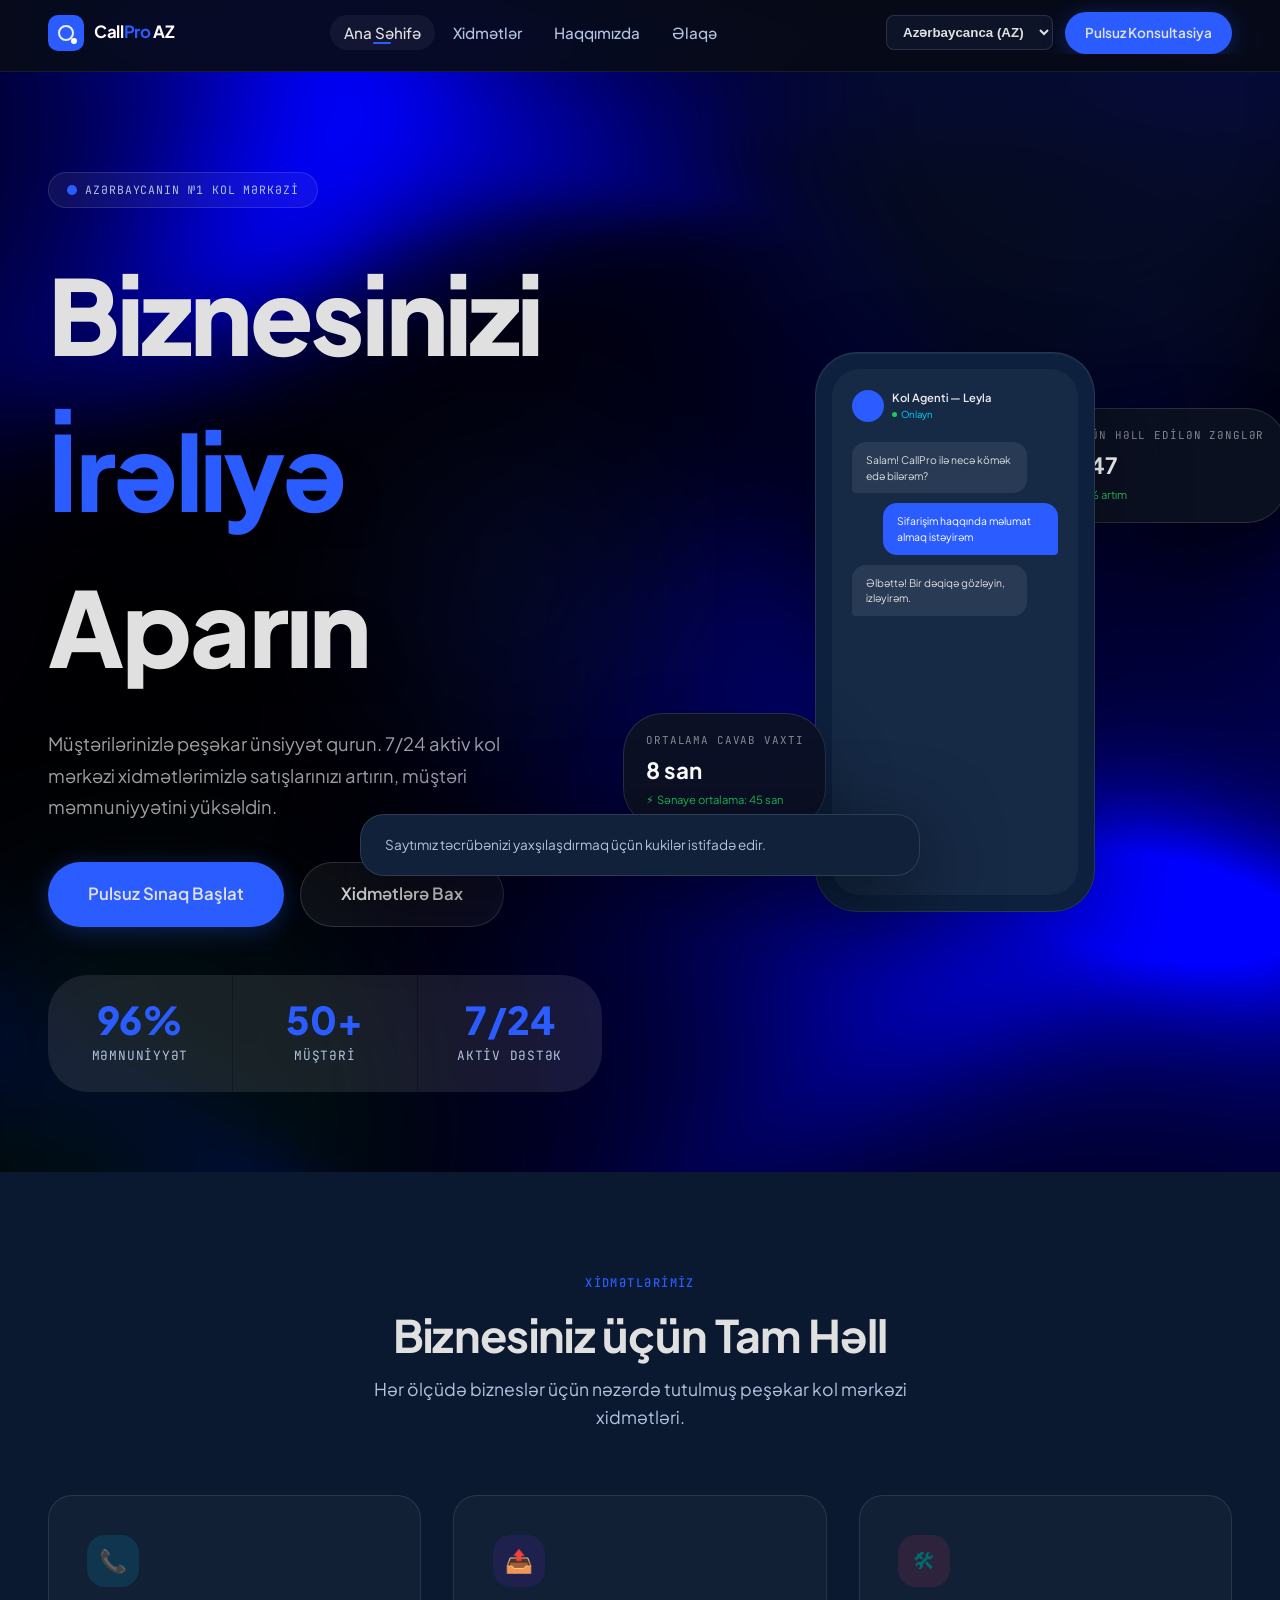
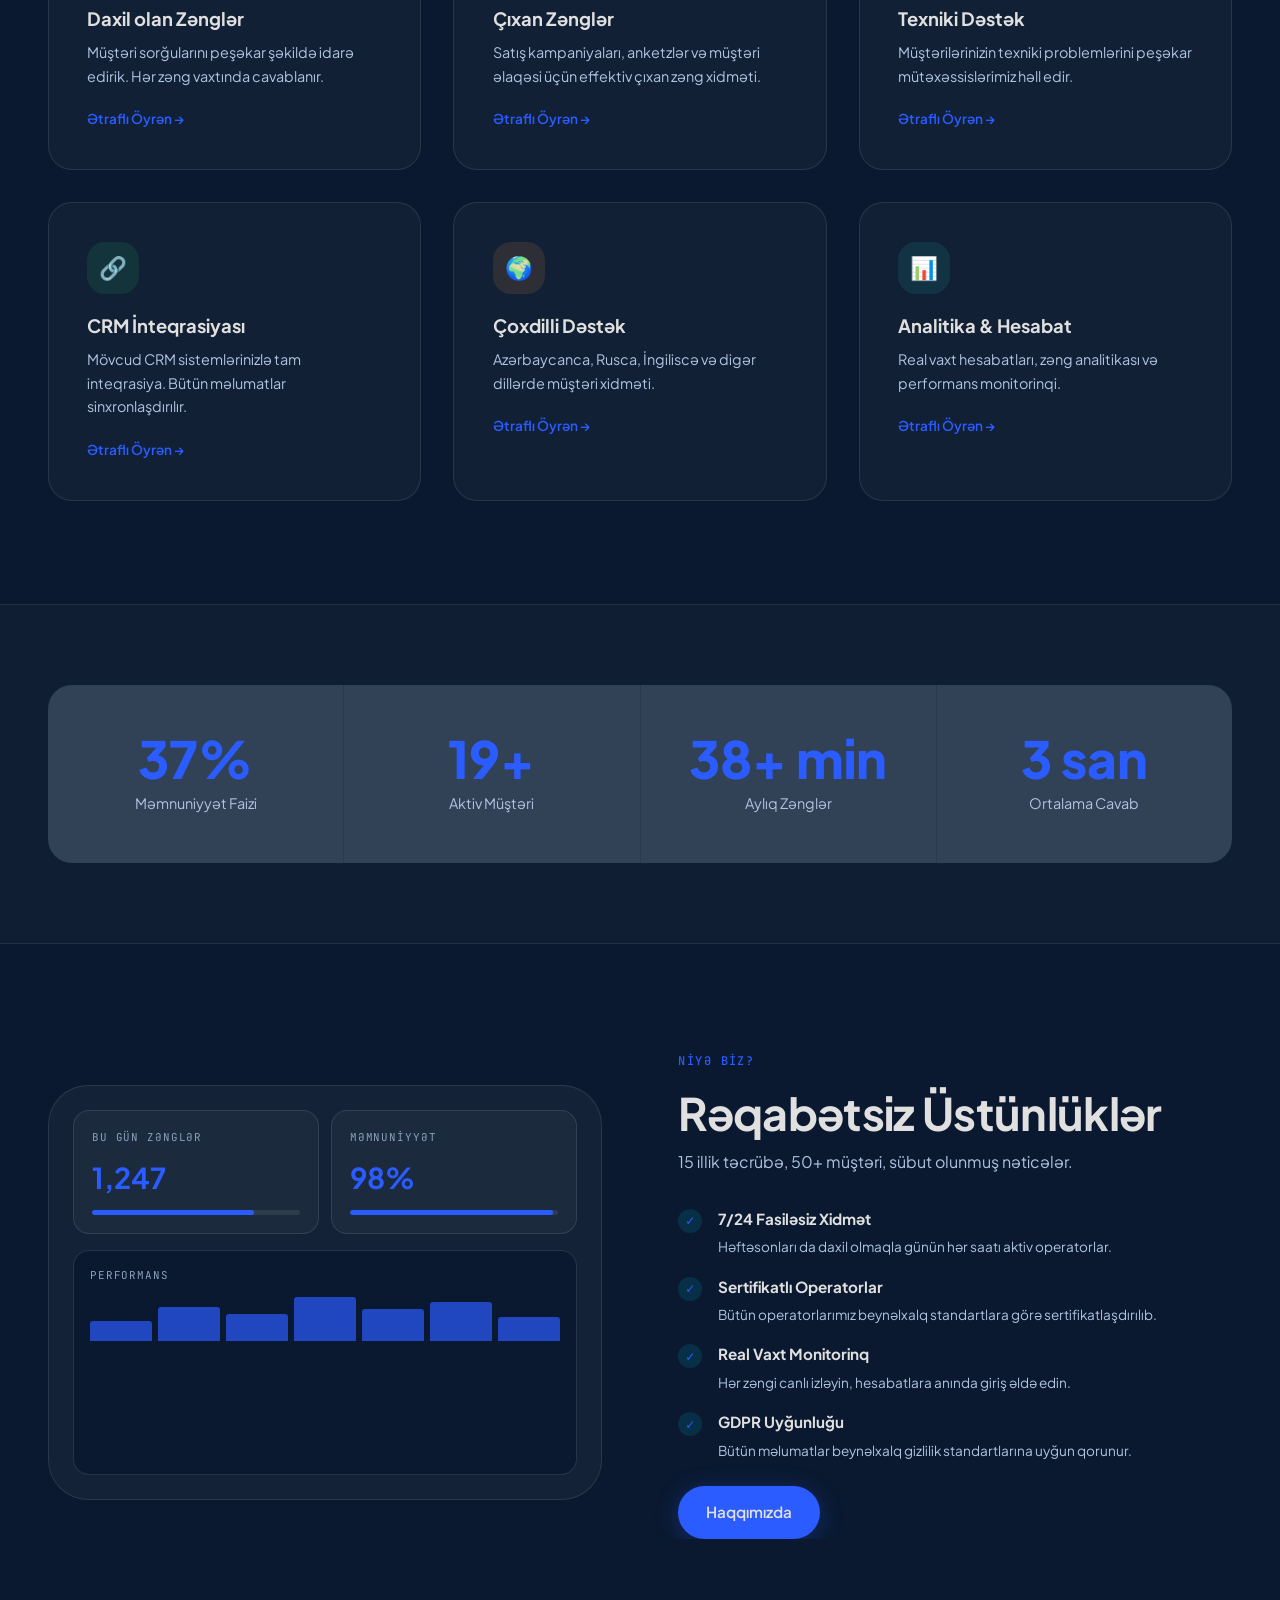
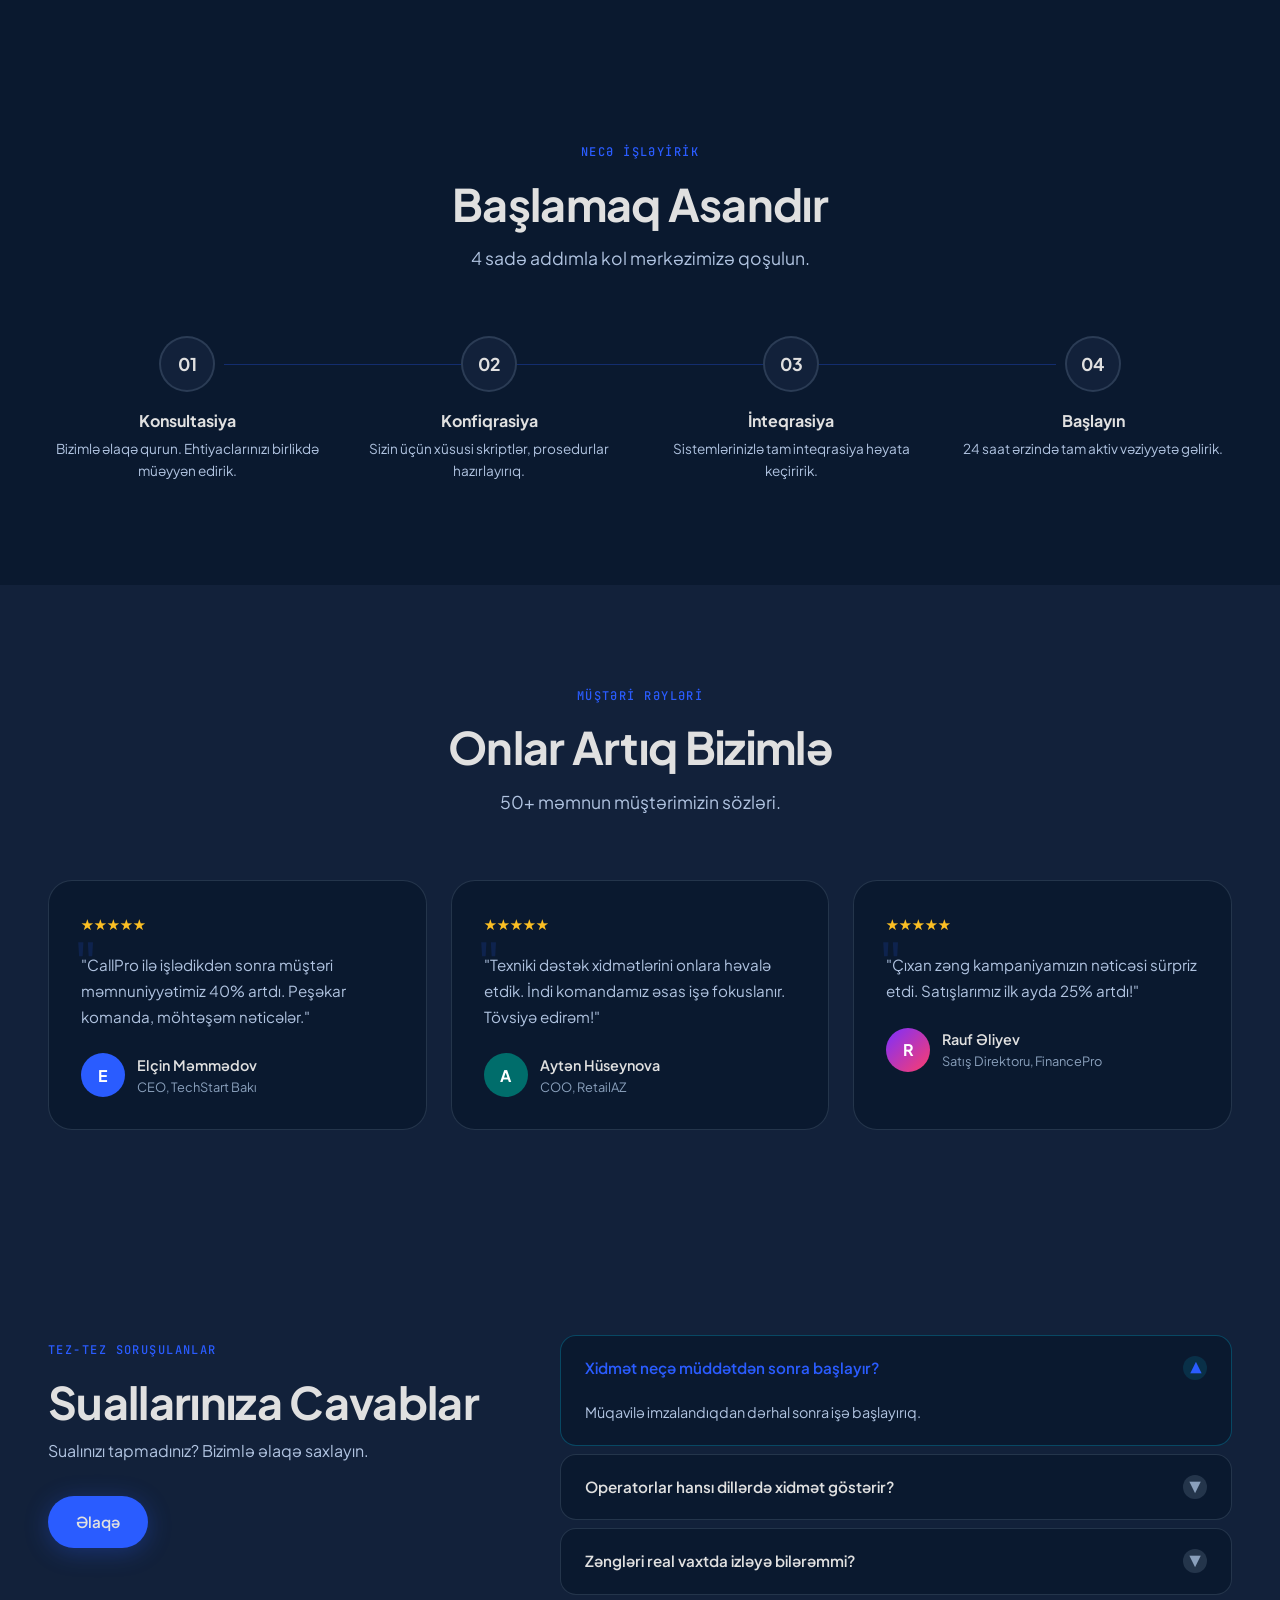
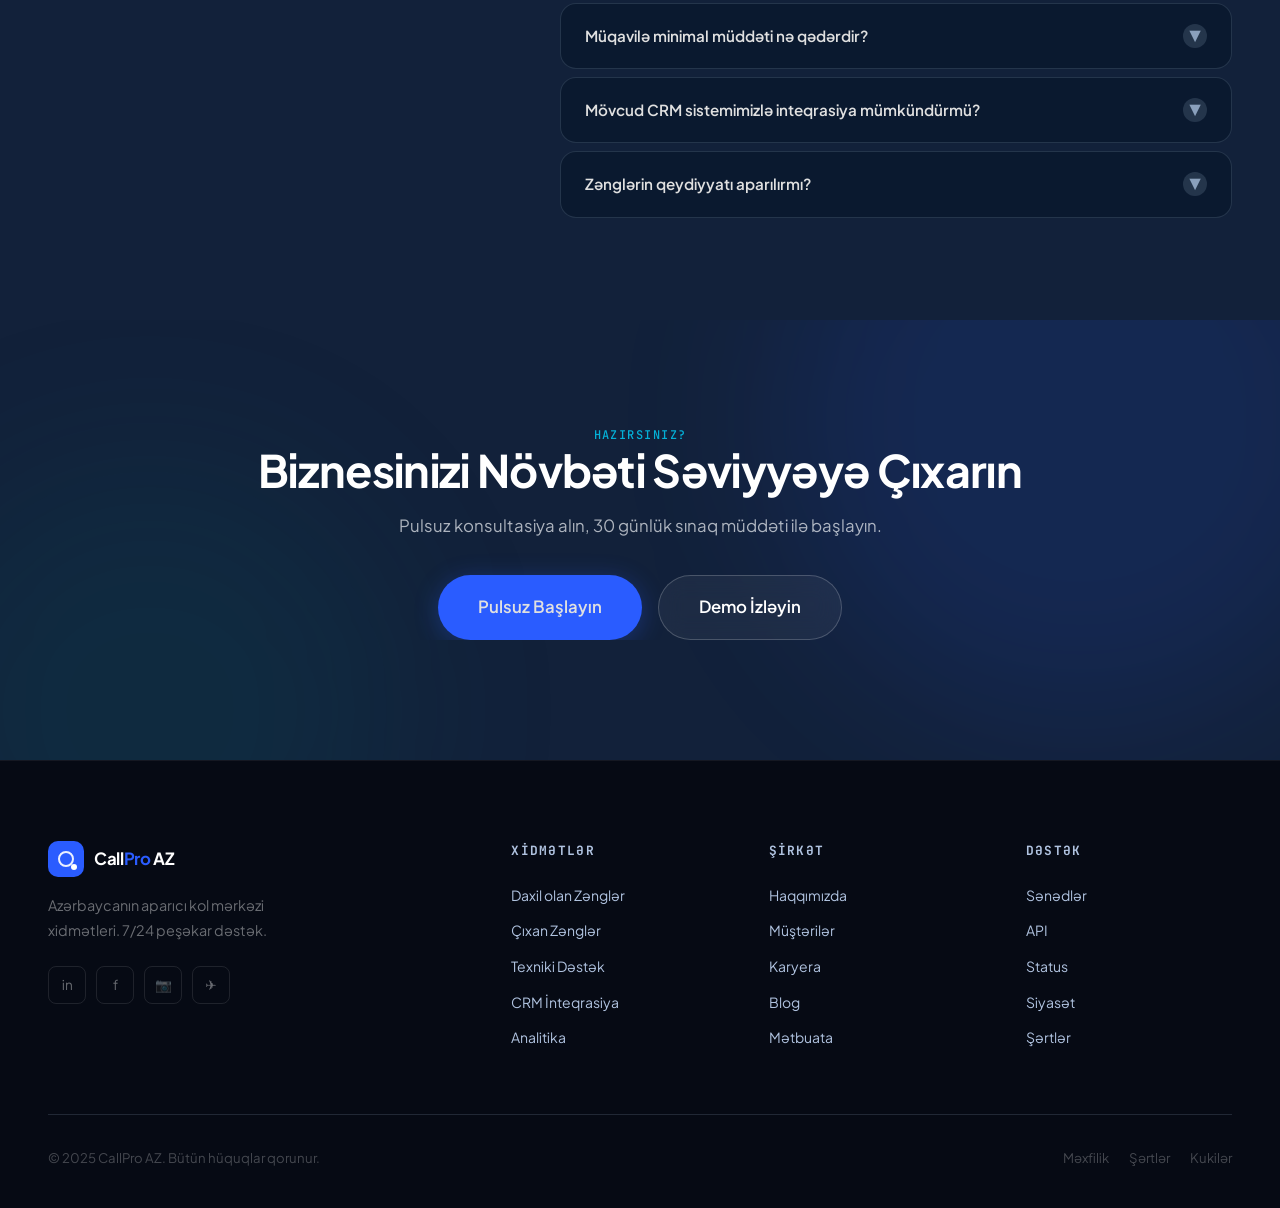
<file: index.html>
<!DOCTYPE html>
<html lang="az" data-theme="dark">
<head>
  <meta charset="UTF-8"/>
  <meta name="viewport" content="width=device-width, initial-scale=1.0"/>
  <meta name="description" data-i18n="page_description" content="CallPro AZ — Azərbaycanın aparıcı kol mərkəzi. 7/24 peşəkar müştəri xidməti, satış dəstəyi, texniki yardım."/>
  <title data-i18n="page_title">CallPro AZ — Peşəkar Kol Mərkəzi Xidmətləri</title>

  <link rel="preconnect" href="https://fonts.googleapis.com"/>
  <link rel="preconnect" href="https://fonts.gstatic.com" crossorigin/>
  <link href="https://fonts.googleapis.com/css2?family=Plus+Jakarta+Sans:wght@300;400;500;600;700;800&family=JetBrains+Mono:wght@400;500;600&display=swap" rel="stylesheet"/>

  <link rel="stylesheet" href="css/variables.css"/>
  <link rel="stylesheet" href="css/nav.css"/>
  <link rel="stylesheet" href="css/sections.css"/>
  <link rel="stylesheet" href="css/components.css"/>
  <link rel="stylesheet" href="css/responsive.css"/>

  <script>
    // Apply saved language early to avoid flicker
    (function() {
      const lang = localStorage.getItem('cp_lang') || 'az';
      document.documentElement.lang = lang === 'az' ? 'az' : lang === 'ru' ? 'ru' : 'en';
    })();
  </script>
</head>
<body>

<div class="loading-screen">
  <div class="loading-logo">
    <div class="loading-mark">
      <svg width="32" height="32" viewBox="0 0 32 32" fill="none">
        <circle cx="16" cy="13" r="7" stroke="white" stroke-width="2.5"/>
        <circle cx="23" cy="24" r="3" fill="white"/>
      </svg>
    </div>
    <div class="loading-bar"><div class="loading-bar-fill"></div></div>
  </div>
</div>

<!-- <div class="cursor-glow"></div> -->

<nav class="nav" id="mainNav">
  <div class="container">
    <div class="nav__inner">
      <a href="index.html" class="nav__logo">
        <div class="nav__logo-mark"></div>
        <span class="nav__logo-text">Call<span>Pro</span> AZ</span>
      </a>
      <ul class="nav__menu">
        <li><a href="index.html"    class="nav__link" data-i18n="nav_home">Ana Səhifə</a></li>
        <li><a href="services.html" class="nav__link" data-i18n="nav_services">Xidmətlər</a></li>
        <li><a href="about.html"    class="nav__link" data-i18n="nav_about">Haqqımızda</a></li>
        <li><a href="contact.html"  class="nav__link" data-i18n="nav_contact">Əlaqə</a></li>
      </ul>
      <div class="nav__controls">
        <label for="langSelect" class="sr-only">Language</label>
        <select id="langSelect" class="lang-select">
          <option value="az">Azərbaycanca (AZ)</option>
          <option value="en">English (EN)</option>
          <option value="ru">Русский (RU)</option>
        </select>
        
        <a href="contact.html" class="btn btn-primary btn-sm nav__cta" data-i18n="nav_cta">Pulsuz Konsultasiya</a>
      </div>
      <button class="nav__hamburger" aria-label="Menu"><span></span><span></span><span></span></button>
    </div>
  </div>
  <div class="nav__progress"></div>
</nav>
<div class="nav__mobile">
  <a href="index.html"    class="nav__mobile-link" data-i18n="nav_home">Ana Səhifə <span>→</span></a>
  <a href="services.html" class="nav__mobile-link" data-i18n="nav_services">Xidmətlər <span>→</span></a>
  <a href="about.html"    class="nav__mobile-link" data-i18n="nav_about">Haqqımızda <span>→</span></a>
  <!-- pricing mobile link removed -->
  <a href="contact.html"  class="nav__mobile-link" data-i18n="nav_contact">Əlaqə <span>→</span></a>
  <div class="nav__mobile-controls">
    <label for="langSelectMobile" class="sr-only">Language</label>
    <select id="langSelectMobile" class="lang-select">
      <option value="az">Azərbaycanca (AZ)</option>
      <option value="en">English (EN)</option>
      <option value="ru">Русский (RU)</option>
    </select>
    <a href="contact.html" class="btn btn-primary btn-sm" style="flex:1;justify-content:center" data-i18n="nav_cta">Konsultasiya</a>
  </div>
</div>

<section class="hero">
  <div class="hero__bg">
    <div class="hero__orb hero__orb--1"></div>
    <div class="hero__orb hero__orb--2"></div>
    <div class="hero__orb hero__orb--3"></div>
    <div class="hero__grid"></div>
  </div>

  <div class="container hero__content">
    <div class="hero__layout">

      <div>
        <div class="hero__badge" id="heroBadge"> 
          <span class="hero__badge-dot"></span>
          <span class="hero__badge-text" data-i18n="hero_badge">Azərbaycanın №1 Kol Mərkəzi</span>
        </div>

        <h1 class="hero__title">
          <span class="line"><span data-i18n="hero_title_1">Biznesinizi</span></span>
          <span class="line"><span class="grad-text" data-i18n="hero_title_2">İrəliyə</span></span>
          <span class="line"><span data-i18n="hero_title_3">Aparın</span></span>
        </h1>

        <p class="hero__desc" data-i18n="hero_desc">
          Müştərilərinizlə peşəkar ünsiyyət qurun. 7/24 aktiv kol mərkəzi xidmətlərimizlə satışlarınızı artırın, müştəri məmnuniyyətini yüksəldin.
        </p>

        <div class="hero__actions">
          <a href="contact.html" class="btn btn-primary btn-lg" data-i18n="hero_btn_main">Pulsuz Sınaq Başlat</a>
          <a href="services.html" class="btn btn-ghost btn-lg" data-i18n="hero_btn_sec">Xidmətlərə Bax</a>
        </div>

        <div class="hero__stats">
          <div class="hero__stat">
            <div class="hero__stat-num" data-i18n="hero_stat_1">96%</div>
            <div class="hero__stat-label" data-i18n="hero_stat_1l">Məmnuniyyət</div>
          </div>
          <div class="hero__stat">
            <div class="hero__stat-num" data-i18n="hero_stat_2">50+</div>
            <div class="hero__stat-label" data-i18n="hero_stat_2l">Müştəri</div>
          </div>
          <div class="hero__stat">
            <div class="hero__stat-num" data-i18n="hero_stat_3">7/24</div>
            <div class="hero__stat-label" data-i18n="hero_stat_3l">Aktiv Dəstək</div>
          </div>
        </div>
      </div>

      <div class="hero__visual">
        <div class="hero__float-card hero__float-card--1">
          <div class="hero__float-label" data-i18n="hero_card1_lbl">Bu gün həll edilən zənglər</div>
          <div class="hero__float-value" id="callsTodayHero">1,247</div>
          <div class="hero__float-sub">↑ <span data-i18n="hero_card1_sub">+12% artım</span></div>
        </div>

        <div class="hero__phone">
          <div class="hero__phone-screen">
            <div class="hero__phone-header">
              <div class="hero__phone-avatar"></div>
              <div class="hero__phone-info">
                <div class="hero__phone-name" data-i18n="hero_phone_name">Kol Agenti — Leyla</div>
                <div class="hero__phone-status" data-i18n="hero_phone_stat">Onlayn</div>
              </div>
            </div>
            <div class="hero__msg hero__msg--in" data-i18n="hero_msg1">Salam! CallPro ilə necə kömək edə bilərəm?</div>
            <div class="hero__msg hero__msg--out" data-i18n="hero_msg2">Sifarişim haqqında məlumat almaq istəyirəm</div>
            <div class="hero__msg hero__msg--in" data-i18n="hero_msg3">Əlbəttə! Bir dəqiqə gözləyin, izləyirəm.</div>
          </div>
        </div>

        <div class="hero__float-card hero__float-card--2">
          <div class="hero__float-label" data-i18n="hero_card2_lbl">Ortalama cavab vaxtı</div>
          <div class="hero__float-value" data-i18n="hero_card2_val">8 san</div>
          <div class="hero__float-sub">⚡ <span data-i18n="hero_card2_sub">Sənaye ortalama: 45 san</span></div>
        </div>
      </div>

    </div>
  </div>

</section>

<section class="section services" id="services">
  <div class="container">
    <div class="section-header">
      <span class="label reveal" data-i18n="svc_label">Xidmətlərimiz</span>
      <h2 class="display-md reveal stagger-1" data-i18n="svc_title">Biznesiniz üçün Tam Həll</h2>
      <p class="reveal stagger-2" data-i18n="svc_desc">Hər ölçüdə bizneslər üçün nəzərdə tutulmuş peşəkar kol mərkəzi xidmətləri.</p>
    </div>

    <div class="grid grid-3">
      <div class="service-card reveal stagger-1">
        <div class="service-card__icon service-card__icon--blue">📞</div>
        <h3 class="service-card__title" data-i18n="svc_1_title">Daxil olan Zənglər</h3>
        <p class="service-card__desc" data-i18n="svc_1_desc">Müştəri sorğularını peşəkar şəkildə idarə edirik. Hər zəng vaxtında cavablanır.</p>
        <a href="services.html" class="service-card__arrow" data-i18n="svc_more">Ətraflı Öyrən →</a>
      </div>
      <div class="service-card reveal stagger-2">
        <div class="service-card__icon service-card__icon--purple">📤</div>
        <h3 class="service-card__title" data-i18n="svc_2_title">Çıxan Zənglər</h3>
        <p class="service-card__desc" data-i18n="svc_2_desc">Satış kampaniyaları, anketzlər və müştəri əlaqəsi üçün effektiv çıxan zəng xidməti.</p>
        <a href="services.html" class="service-card__arrow" data-i18n="svc_more">Ətraflı Öyrən →</a>
      </div>
      <div class="service-card reveal stagger-3">
        <div class="service-card__icon service-card__icon--red">🛠</div>
        <h3 class="service-card__title" data-i18n="svc_3_title">Texniki Dəstək</h3>
        <p class="service-card__desc" data-i18n="svc_3_desc">Müştərilərinizin texniki problemlərini peşəkar mütəxəssislərimiz həll edir.</p>
        <a href="services.html" class="service-card__arrow" data-i18n="svc_more">Ətraflı Öyrən →</a>
      </div>
      <div class="service-card reveal stagger-4">
        <div class="service-card__icon service-card__icon--green">🔗</div>
        <h3 class="service-card__title" data-i18n="svc_4_title">CRM İnteqrasiyası</h3>
        <p class="service-card__desc" data-i18n="svc_4_desc">Mövcud CRM sistemlərinizlə tam inteqrasiya. Bütün məlumatlar sinxronlaşdırılır.</p>
        <a href="services.html" class="service-card__arrow" data-i18n="svc_more">Ətraflı Öyrən →</a>
      </div>
      <div class="service-card reveal stagger-5">
        <div class="service-card__icon service-card__icon--orange">🌍</div>
        <h3 class="service-card__title" data-i18n="svc_5_title">Çoxdilli Dəstək</h3>
        <p class="service-card__desc" data-i18n="svc_5_desc">Azərbaycanca, Rusca, İngiliscə və digər dillərde müştəri xidməti.</p>
        <a href="services.html" class="service-card__arrow" data-i18n="svc_more">Ətraflı Öyrən →</a>
      </div>
      <div class="service-card reveal stagger-6">
        <div class="service-card__icon service-card__icon--teal">📊</div>
        <h3 class="service-card__title" data-i18n="svc_6_title">Analitika & Hesabat</h3>
        <p class="service-card__desc" data-i18n="svc_6_desc">Real vaxt hesabatları, zəng analitikası və performans monitorinqi.</p>
        <a href="services.html" class="service-card__arrow" data-i18n="svc_more">Ətraflı Öyrən →</a>
      </div>
    </div>
  </div>
</section>

<section class="stats-section">
  <div class="container">
    <div class="stats-grid">
      <div class="stat-item reveal stagger-2">
        <div class="stat-num" data-i18n="stats_2">98%</div>
        <div class="stat-label" data-i18n="stats_2l">Məmnuniyyət Faizi</div>
      </div>
      <div class="stat-item reveal stagger-1">
        <div class="stat-num" data-i18n="stats_1">50+</div>
        <div class="stat-label" data-i18n="stats_1l">Aktiv Müştəri</div>
      </div>
            <div class="stat-item reveal stagger-3">
              <div class="stat-num" data-i18n="stats_3">100+K</div>
              <div class="stat-label" data-i18n="stats_3l">Aylıq Zənglər</div>
            </div>
      <div class="stat-item reveal stagger-4">
        <div class="stat-num" data-i18n="stats_4">8 san</div>
        <div class="stat-label" data-i18n="stats_4l">Ortalama Cavab</div>
      </div>
    </div>
  </div>
</section>

<section class="section why-us">
  <div class="container">
    <div class="why-us__layout">
      <div class="why-us__visual reveal-left">
        <div class="why-us__bg-card">
          <div class="why-us__dashboard">
            <div class="why-dash-row">
              <div class="why-dash-card">
                <div class="why-dash-label" data-i18n="why_dash_calls">Bu gün zənglər</div>
                <div class="why-dash-value" id="callsTodayDash">1,247</div>
                <div class="why-dash-bar-wrap"><div class="why-dash-bar" style="width:78%"></div></div>
              </div>
              <div class="why-dash-card">
                <div class="why-dash-label" data-i18n="why_dash_sat">Məmnuniyyət</div>
                <div class="why-dash-value">98%</div>
                <div class="why-dash-bar-wrap"><div class="why-dash-bar" style="width:98%"></div></div>
              </div>
            </div>
            <div class="why-dash-chart">
              <div class="why-dash-label" data-i18n="why_dash_perf">Performans</div>
              <div class="why-dash-mini-bars">
                <div class="mini-bar"></div><div class="mini-bar"></div><div class="mini-bar"></div>
                <div class="mini-bar"></div><div class="mini-bar"></div><div class="mini-bar"></div>
                <div class="mini-bar"></div>
              </div>
            </div>
          </div>
        </div>
      </div>

      <div class="reveal-right">
        <span class="label" data-i18n="why_label">Niyə Biz?</span>
        <h2 class="display-md" style="margin:16px 0 12px" data-i18n="why_title">Rəqabətsiz Üstünlüklər</h2>
        <p style="color:var(--text-secondary);margin-bottom:32px" data-i18n="why_desc">15 illik təcrübə, 50+ müştəri, sübut olunmuş nəticələr.</p>

        <ul class="why-features">
          <li class="why-feature">
            <div class="why-feature__check">✓</div>
            <div class="why-feature__text">
              <strong data-i18n="why_f1_t">7/24 Fasiləsiz Xidmət</strong>
              <span data-i18n="why_f1_d">Həftəsonları da daxil olmaqla günün hər saatı aktiv operatorlar.</span>
            </div>
          </li>
          <li class="why-feature">
            <div class="why-feature__check">✓</div>
            <div class="why-feature__text">
              <strong data-i18n="why_f2_t">Sertifikatlı Operatorlar</strong>
              <span data-i18n="why_f2_d">Bütün operatorlarımız beynəlxalq standartlara görə sertifikatlaşdırılıb.</span>
            </div>
          </li>
          <li class="why-feature">
            <div class="why-feature__check">✓</div>
            <div class="why-feature__text">
              <strong data-i18n="why_f3_t">Real Vaxt Monitorinq</strong>
              <span data-i18n="why_f3_d">Hər zəngi canlı izləyin, hesabatlara anında giriş əldə edin.</span>
            </div>
          </li>
          <li class="why-feature">
            <div class="why-feature__check">✓</div>
            <div class="why-feature__text">
              <strong data-i18n="why_f4_t">GDPR Uyğunluğu</strong>
              <span data-i18n="why_f4_d">Bütün məlumatlar beynəlxalq gizlilik standartlarına uyğun qorunur.</span>
            </div>
          </li>
        </ul>

        <a href="about.html" class="btn btn-primary" style="margin-top:24px" data-i18n="nav_about">Haqqımızda</a>
      </div>
    </div>
  </div>
</section>

<section class="section process">
  <div class="container">
    <div class="section-header">
      <span class="label reveal" data-i18n="proc_label">Necə İşləyirik</span>
      <h2 class="display-md reveal stagger-1" data-i18n="proc_title">Başlamaq Asandır</h2>
      <p class="reveal stagger-2" data-i18n="proc_desc">4 sadə addımla kol mərkəzimizə qoşulun.</p>
    </div>
    <div class="process-steps">
      <div class="process-step reveal stagger-1">
        <div class="process-step__num">01</div>
        <h3 class="process-step__title" data-i18n="proc_1_t">Konsultasiya</h3>
        <p class="process-step__desc" data-i18n="proc_1_d">Bizimlə əlaqə qurun. Ehtiyaclarınızı birlikdə müəyyən edirik.</p>
      </div>
      <div class="process-step reveal stagger-2">
        <div class="process-step__num">02</div>
        <h3 class="process-step__title" data-i18n="proc_2_t">Konfiqrasiya</h3>
        <p class="process-step__desc" data-i18n="proc_2_d">Sizin üçün xüsusi skriptlər, prosedurlar hazırlayırıq.</p>
      </div>
      <div class="process-step reveal stagger-3">
        <div class="process-step__num">03</div>
        <h3 class="process-step__title" data-i18n="proc_3_t">İnteqrasiya</h3>
        <p class="process-step__desc" data-i18n="proc_3_d">Sistemlərinizlə tam inteqrasiya həyata keçiririk.</p>
      </div>
      <div class="process-step reveal stagger-4">
        <div class="process-step__num">04</div>
        <h3 class="process-step__title" data-i18n="proc_4_t">Başlayın</h3>
        <p class="process-step__desc" data-i18n="proc_4_d">24 saat ərzində tam aktiv vəziyyətə gəlirik.</p>
      </div>
    </div>
  </div>
</section>

<section class="section testimonials">
  <div class="container">
    <div class="section-header">
      <span class="label reveal" data-i18n="test_label">Müştəri Rəyləri</span>
      <h2 class="display-md reveal stagger-1" data-i18n="test_title">Onlar Artıq Bizimlə</h2>
      <p class="reveal stagger-2" data-i18n="test_desc">500-dən çox məmnun müştərimizin sözləri.</p>
    </div>
    <div class="testimonials-track">
      <div class="testimonial-card reveal stagger-1">
        <div class="testimonial-stars">★★★★★</div>
        <p class="testimonial-text" data-i18n="test_1">"CallPro ilə işlədikdən sonra müştəri məmnuniyyətimiz 40% artdı. Peşəkar komanda, möhtəşəm nəticələr."</p>
        <div class="testimonial-author">
          <div class="testimonial-avatar" style="background:var(--grad-accent)">E</div>
          <div>
            <div class="testimonial-name" data-i18n="test_1_name">Elçin Məmmədov</div>
            <div class="testimonial-role" data-i18n="test_1_role">CEO, TechStart Bakı</div>
          </div>
        </div>
      </div>
      <div class="testimonial-card reveal stagger-2">
        <div class="testimonial-stars">★★★★★</div>
        <p class="testimonial-text" data-i18n="test_2">"Texniki dəstək xidmətlərini onlara həvalə etdik. İndi komandamız əsas işə fokuslanır. Tövsiyə edirəm!"</p>
        <div class="testimonial-author">
          <div class="testimonial-avatar" style="background:var(--grad-warm)">A</div>
          <div>
            <div class="testimonial-name" data-i18n="test_2_name">Aytən Hüseynova</div>
            <div class="testimonial-role" data-i18n="test_2_role">COO, RetailAZ</div>
          </div>
        </div>
      </div>
      <div class="testimonial-card reveal stagger-3">
        <div class="testimonial-stars">★★★★★</div>
        <p class="testimonial-text" data-i18n="test_3">"Çıxan zəng kampaniyamızın nəticəsi sürpriz etdi. Satışlarımız ilk ayda 25% artdı!"</p>
        <div class="testimonial-author">
          <div class="testimonial-avatar" style="background:linear-gradient(135deg,#7B2FFF,#FF3D6B)">R</div>
          <div>
            <div class="testimonial-name" data-i18n="test_3_name">Rauf Əliyev</div>
            <div class="testimonial-role" data-i18n="test_3_role">Satış Direktoru, FinancePro</div>
          </div>
        </div>
      </div>
    </div>
  </div>
</section>

<section class="section faq">
  <div class="container">
    <div class="faq-layout">
      <div class="reveal-left">
        <span class="label" data-i18n="faq_label">Tez-tez soruşulanlar</span>
        <h2 class="display-md" style="margin:16px 0 12px" data-i18n="faq_title">Suallarınıza Cavablar</h2>
        <p style="color:var(--text-secondary);margin-bottom:32px" data-i18n="faq_desc">Sualınızı tapmadınız? Bizimlə əlaqə saxlayın.</p>
        <a href="contact.html" class="btn btn-primary" data-i18n="nav_contact">Əlaqə</a>
      </div>
      <div class="faq-list reveal-right">
        <div class="faq-item open">
          <div class="faq-q"><span data-i18n="faq_q1">Xidmət neçə müddətdən sonra başlayır?</span><span class="faq-chevron">▼</span></div>
          <div class="faq-a" style="max-height:200px"><div class="faq-a-inner" data-i18n="faq_a1">Müqavilə imzalandıqdan sonra 24-48 saat ərzində xidmət tam aktiv olur.</div></div>
        </div>
        <div class="faq-item">
          <div class="faq-q"><span data-i18n="faq_q2">Operatorlar hansı dillərdə xidmət göstərir?</span><span class="faq-chevron">▼</span></div>
          <div class="faq-a"><div class="faq-a-inner" data-i18n="faq_a2">Operatorlarımız Azərbaycanca, Rusca, İngilis dilində xidmət göstərir.</div></div>
        </div>
        <div class="faq-item">
          <div class="faq-q"><span data-i18n="faq_q3">Zəngləri real vaxtda izləyə bilərəmmi?</span><span class="faq-chevron">▼</span></div>
          <div class="faq-a"><div class="faq-a-inner" data-i18n="faq_a3">Bəli, xüsusi dashboard vasitəsilə bütün zəngləri real vaxtda izləyə bilərsiniz.</div></div>
        </div>
        <div class="faq-item">
          <div class="faq-q"><span data-i18n="faq_q4">Müqavilə minimal müddəti nə qədərdir?</span><span class="faq-chevron">▼</span></div>
          <div class="faq-a"><div class="faq-a-inner" data-i18n="faq_a4">Minimum 3 aylıq müqavilə tələb olunur.</div></div>
        </div>
        <div class="faq-item">
          <div class="faq-q"><span data-i18n="faq_q5">Mövcud CRM sistemimizlə inteqrasiya mümkündürmü?</span><span class="faq-chevron">▼</span></div>
          <div class="faq-a"><div class="faq-a-inner" data-i18n="faq_a5">Bəli, Salesforce, Bitrix24, AmoCRM, HubSpot ilə tam inteqrasiya mümkündür.</div></div>
        </div>
        <div class="faq-item">
          <div class="faq-q"><span data-i18n="faq_q6">Zənglərin qeydiyyatı aparılırmı?</span><span class="faq-chevron">▼</span></div>
          <div class="faq-a"><div class="faq-a-inner" data-i18n="faq_a6">Qanunvericiliyə uyğun olaraq bütün zənglər qeydə alınır.</div></div>
        </div>
      </div>
    </div>
  </div>
</section>

<section class="cta-section">
  <div class="hero__orb hero__orb--1"></div>
  <div class="hero__orb hero__orb--2"></div>
  <div class="container cta-section__content">
    <span class="label reveal" style="color:rgba(0,212,255,0.8)">Hazırsınız?</span>
    <h2 class="display-md reveal stagger-1" data-i18n="cta_title">Biznesinizi Növbəti Səviyyəyə Çıxarın</h2>
    <p class="reveal stagger-2" data-i18n="cta_desc">Pulsuz konsultasiya alın, 30 günlük sınaq müddəti ilə başlayın.</p>
    <div class="cta-actions reveal stagger-3">
      <a href="contact.html" class="btn btn-primary btn-lg" data-i18n="cta_btn1">Pulsuz Başlayın</a>
      <a href="#" class="btn btn-ghost btn-lg" style="border-color:rgba(255,255,255,0.2);color:#fff" data-i18n="cta_btn2">Demo İzləyin</a>
    </div>
  </div>
</section>

<footer class="footer">
  <div class="container">
    <div class="footer__grid">
      <div>
        <a href="index.html" class="nav__logo">
          <div class="nav__logo-mark"></div>
          <span class="nav__logo-text" style="color:#fff">Call<span>Pro</span> AZ</span>
        </a>
        <p class="footer__brand-desc" data-i18n="footer_desc">Azərbaycanın aparıcı kol mərkəzi xidmətleri. 7/24 peşəkar dəstək.</p>
        <div class="footer__socials">
          <a href="#" class="footer__social" aria-label="LinkedIn">in</a>
          <a href="#" class="footer__social" aria-label="Facebook">f</a>
          <a href="#" class="footer__social" aria-label="Instagram">📷</a>
          <a href="#" class="footer__social" aria-label="Telegram">✈</a>
        </div>
      </div>
      <div>
        <div class="footer__col-title" data-i18n="footer_col1">Xidmətlər</div>
        <ul class="footer__links">
          <li><a href="services.html" class="footer__link" data-i18n="footer_l1">Daxil olan Zənglər</a></li>
          <li><a href="services.html" class="footer__link" data-i18n="footer_l2">Çıxan Zənglər</a></li>
          <li><a href="services.html" class="footer__link" data-i18n="footer_l3">Texniki Dəstək</a></li>
          <li><a href="services.html" class="footer__link" data-i18n="footer_l4">CRM İnteqrasiya</a></li>
          <li><a href="services.html" class="footer__link" data-i18n="footer_l5">Analitika</a></li>
        </ul>
      </div>
      <div>
        <div class="footer__col-title" data-i18n="footer_col2">Şirkət</div>
        <ul class="footer__links">
          <li><a href="about.html"   class="footer__link" data-i18n="footer_m1">Haqqımızda</a></li>
          <li><a href="about.html"   class="footer__link" data-i18n="footer_m2">Müştərilər</a></li>
          <li><a href="#"            class="footer__link" data-i18n="footer_m3">Karyera</a></li>
          <li><a href="#"            class="footer__link" data-i18n="footer_m4">Blog</a></li>
          <li><a href="#"            class="footer__link" data-i18n="footer_m5">Mətbuata</a></li>
        </ul>
      </div>
      <div>
        <div class="footer__col-title" data-i18n="footer_col3">Dəstək</div>
        <ul class="footer__links">
          <li><a href="#"            class="footer__link" data-i18n="footer_n1">Sənədlər</a></li>
          <li><a href="#"            class="footer__link" data-i18n="footer_n2">API</a></li>
          <li><a href="#"            class="footer__link" data-i18n="footer_n3">Status</a></li>
          <li><a href="#"            class="footer__link" data-i18n="footer_n4">Siyasət</a></li>
          <li><a href="#"            class="footer__link" data-i18n="footer_n5">Şərtlər</a></li>
        </ul>
      </div>
    </div>
    <div class="footer__bottom">
      <span class="footer__copyright" data-i18n="footer_copy">© 2025 CallPro AZ. Bütün hüquqlar qorunur.</span>
      <div class="footer__legal">
        <a href="#" data-i18n="footer_priv">Məxfilik</a>
        <a href="#" data-i18n="footer_terms">Şərtlər</a>
        <a href="#" data-i18n="footer_cookies">Kukilər</a>
      </div>
    </div>
  </div>
</footer>

<div class="cookies-banner">
  <p data-i18n="cookie_text">Saytımız təcrübənizi yaxşılaşdırmaq üçün kukilər istifadə edir. <a href="#">Ətraflı</a></p>
  <!-- <div class="cookies-actions">
    <button class="btn btn-sm btn-ghost cookie-decline" data-i18n="cookie_decline">İmtina et</button>
    <button class="btn btn-sm btn-primary cookie-accept" data-i18n="cookie_accept">Qəbul et</button>
  </div> -->
</div>

<button class="scroll-top" aria-label="Scroll to top">↑</button>

<script src="js/translations.js"></script>
<script src="js/app.js"></script>
<script src="js/three.r134.min.js"></script>
<script src="js/vanta.fog.min.js"></script>
<script>
VANTA.FOG({
  el: ".hero__bg",
  mouseControls: true,
  touchControls: true,
  gyroControls: false,
  minHeight: 200.00,
  minWidth: 200.00,
  highlightColor: 0x0,
  midtoneColor: 0xff,
  lowlightColor: 0xff,
  baseColor: 0x0,
  blurFactor: 0.90,
  speed: 5.00,
  zoom: 0.90
})
</script>
</body>
</html>
</file>
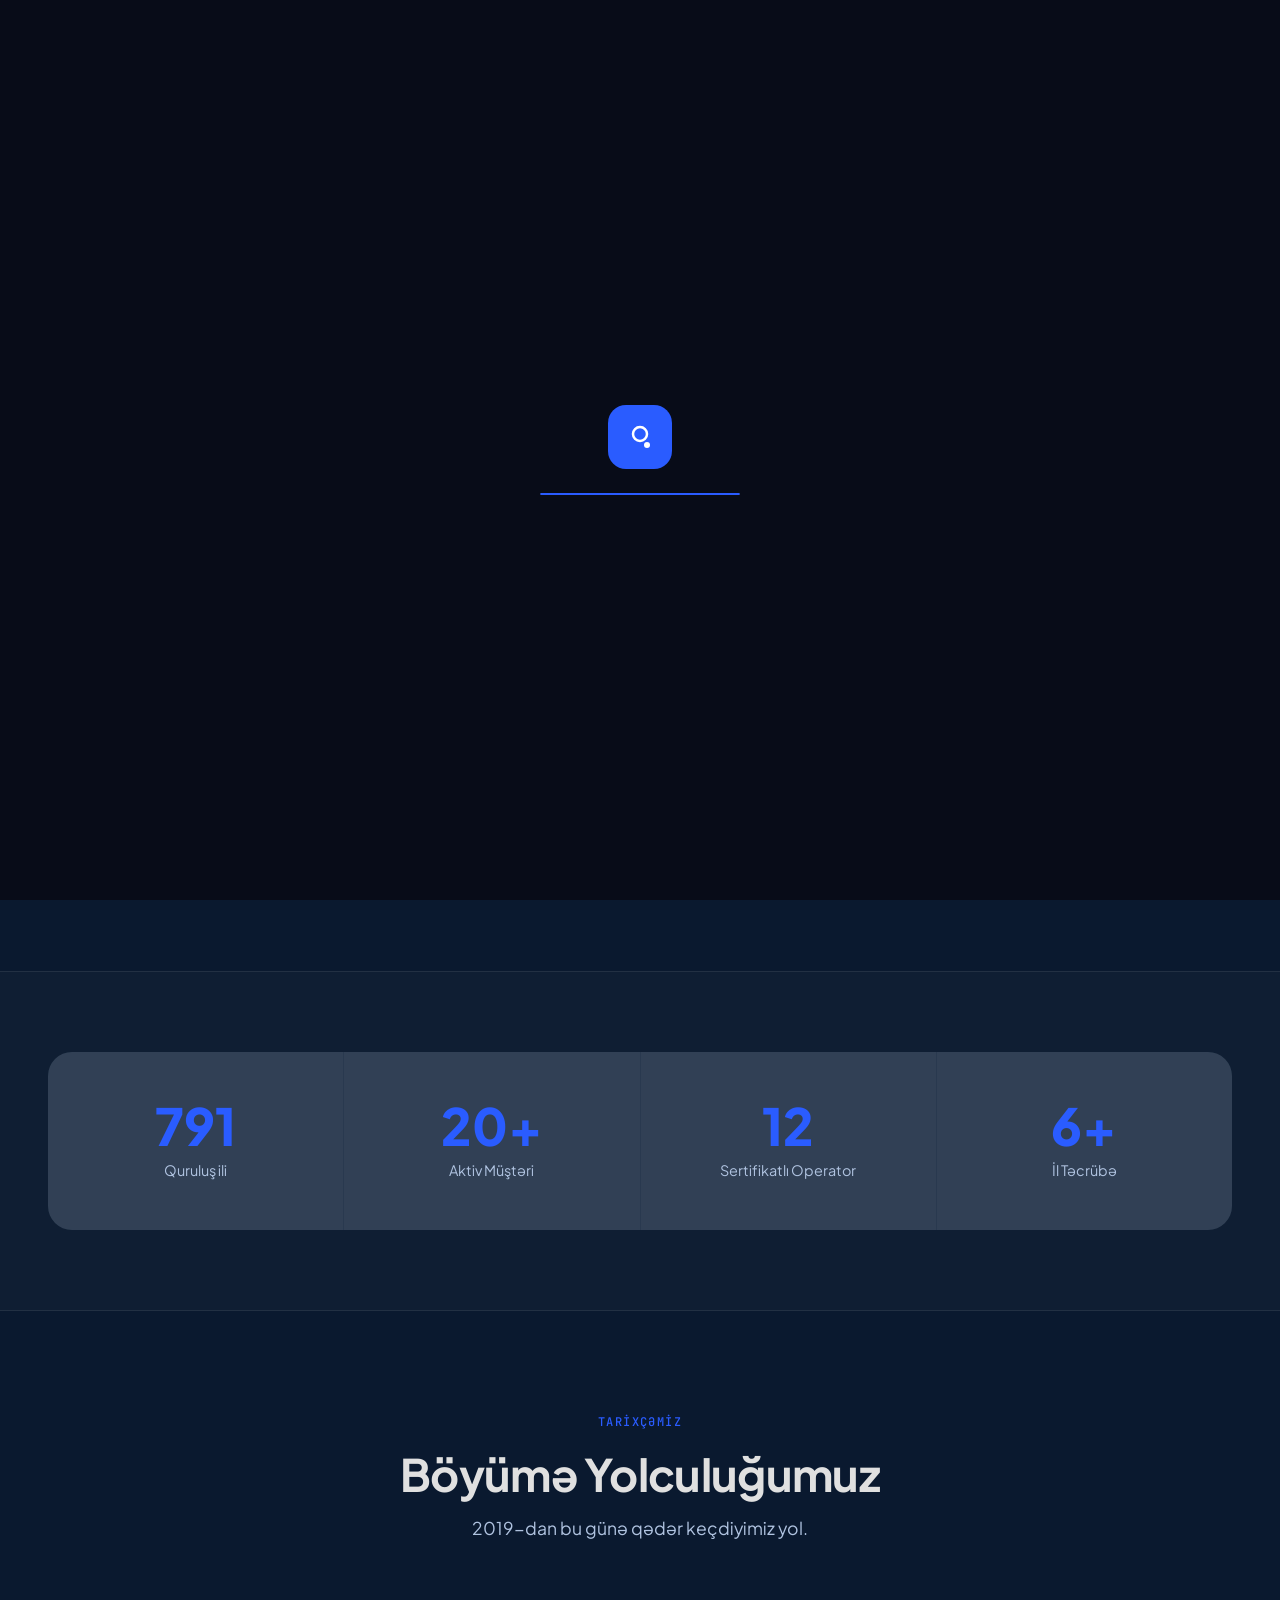
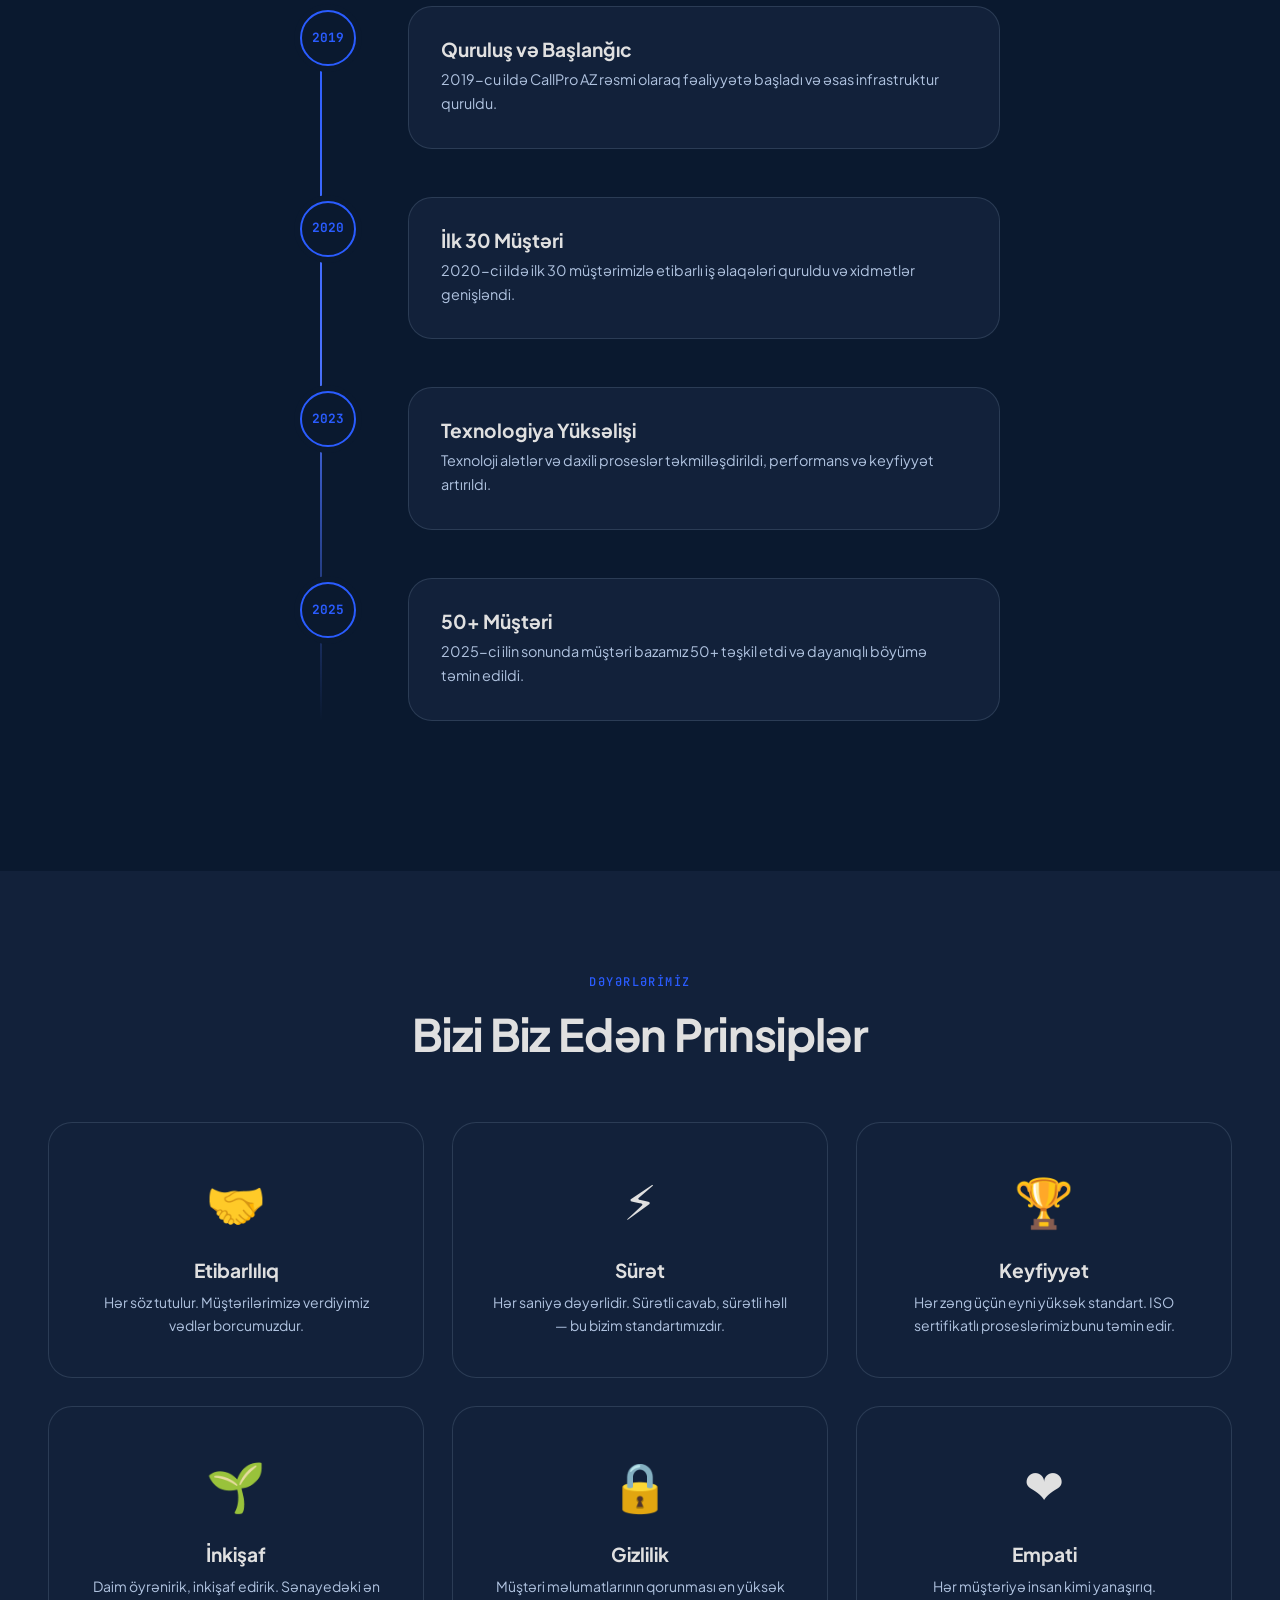
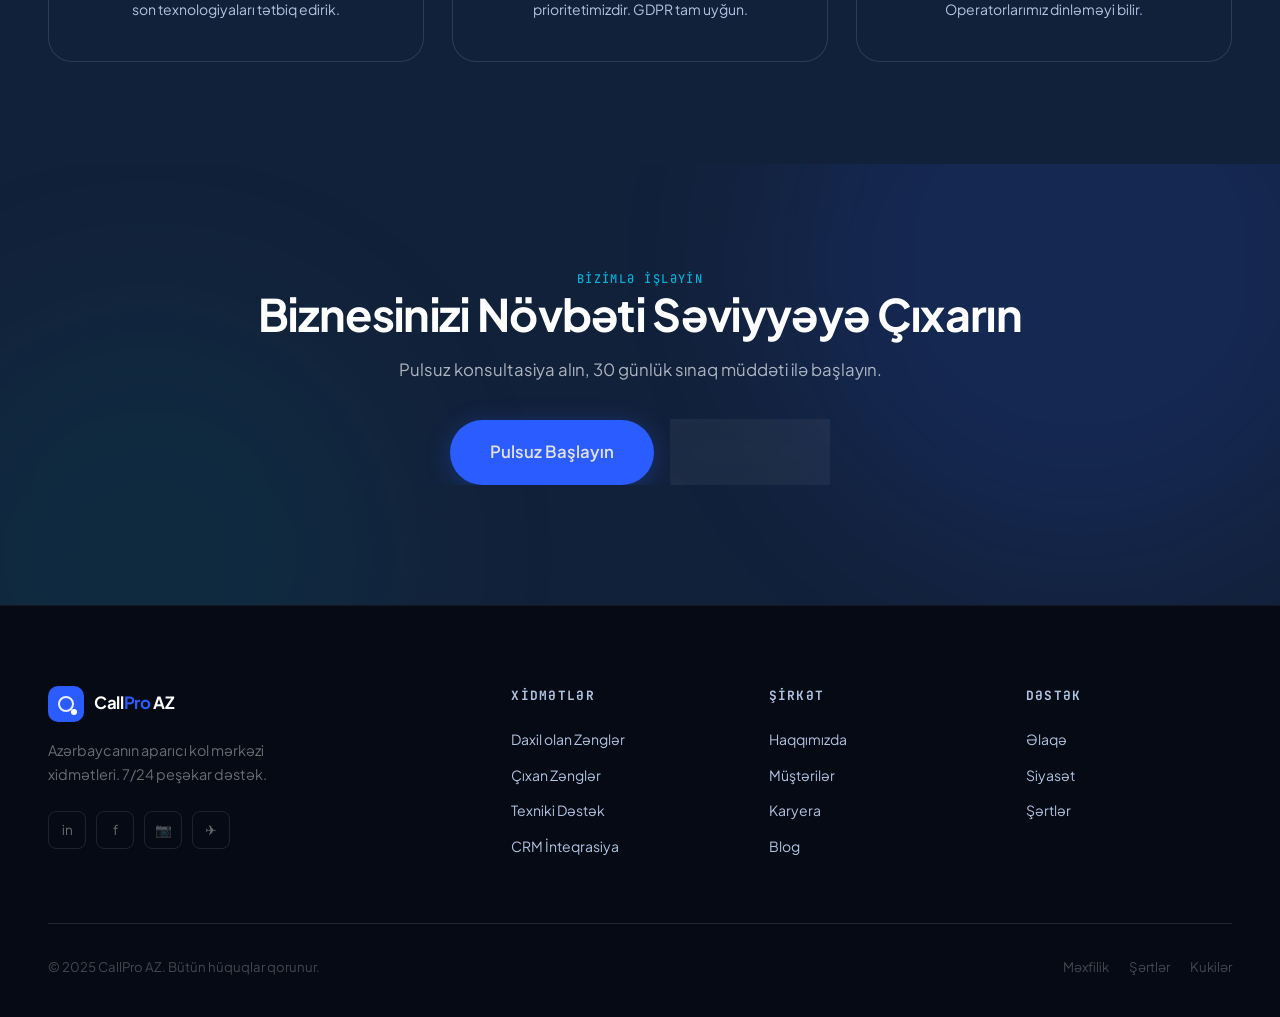
<file: about.html>
<!DOCTYPE html>
<html lang="az" data-theme="dark">
<head>
  <meta charset="UTF-8"/>
  <meta name="viewport" content="width=device-width, initial-scale=1.0"/>
  <meta name="description" data-i18n="page_description_about" content="CallPro AZ haqqında — 2019-dan bəri Azərbaycanda aparıcı kol mərkəzi xidməti. Missiyamız, dəyərlərimiz."/>
  <title data-i18n="page_title_about">Haqqımızda — CallPro AZ</title>
  <link rel="preconnect" href="https://fonts.googleapis.com"/>
  <link rel="preconnect" href="https://fonts.gstatic.com" crossorigin/>
  <link href="https://fonts.googleapis.com/css2?family=Plus+Jakarta+Sans:wght@300;400;500;600;700;800&family=JetBrains+Mono:wght@400;500;600&display=swap" rel="stylesheet"/>
  <link rel="stylesheet" href="css/variables.css"/>
  <link rel="stylesheet" href="css/nav.css"/>
  <link rel="stylesheet" href="css/sections.css"/>
  <link rel="stylesheet" href="css/components.css"/>
  <link rel="stylesheet" href="css/responsive.css"/>

  <script>
    // Apply saved language early to avoid flicker
    (function() {
      const lang = localStorage.getItem('cp_lang') || 'az';
      document.documentElement.lang = lang === 'az' ? 'az' : lang === 'ru' ? 'ru' : 'en';
    })();
  </script>
  <style>
    .timeline { position: relative; padding: 0; }
    .timeline::before {
      content: '';
      position: absolute;
      left: clamp(20px, 4vw, 40px);
      top: 0; bottom: 0;
      width: 2px;
      background: linear-gradient(to bottom, var(--accent), var(--accent-3), transparent);
    }
    .timeline-item {
      display: grid;
      grid-template-columns: clamp(56px, 8vw, 96px) 1fr;
      gap: clamp(16px, 3vw, 32px);
      margin-bottom: clamp(28px, 4vw, 48px);
      position: relative;
    }
    .timeline-year {
      text-align: center;
      padding-top: 4px;
      position: relative;
      z-index: 1;
    }
    .timeline-year-num {
      display: inline-flex;
      align-items: center;
      justify-content: center;
      width: clamp(40px, 6vw, 56px);
      height: clamp(40px, 6vw, 56px);
      border-radius: 50%;
      border: 2px solid var(--accent);
      background: var(--bg);
      font-family: var(--font-mono);
      font-weight: 700;
      font-size: clamp(0.65rem, 1.2vw, 0.8rem);
      color: var(--accent);
      box-shadow: 0 0 0 6px var(--bg);
    }
    .timeline-content {
      background: var(--bg-card);
      border: 1px solid var(--border);
      border-radius: var(--radius-lg);
      padding: clamp(20px, 3vw, 32px);
      transition: all var(--dur-med) var(--ease);
    }
    .timeline-content:hover { border-color: rgba(0,212,255,0.25); transform: translateX(4px); }
    .timeline-content h3 { font-size: clamp(1rem, 1.8vw, 1.2rem); margin-bottom: 8px; }
    .timeline-content p  { font-size: 0.9rem; color: var(--text-secondary); line-height: 1.65; }

    .values-grid {
      display: grid;
      grid-template-columns: repeat(3, 1fr);
      gap: clamp(16px, 2.5vw, 28px);
    }
    .value-card {
      padding: clamp(24px, 3.5vw, 40px);
      border-radius: var(--radius-lg);
      background: var(--bg-card);
      border: 1px solid var(--border);
      text-align: center;
      transition: all var(--dur-med) var(--ease);
    }
    .value-card:hover { transform: translateY(-6px); box-shadow: var(--shadow-lg); border-color: rgba(0,212,255,0.2); }
    .value-icon { font-size: clamp(2rem, 4vw, 3rem); margin-bottom: 20px; display: block; }
    .value-card h3 { font-size: clamp(1rem, 1.8vw, 1.2rem); margin-bottom: 10px; }
    .value-card p  { font-size: 0.875rem; color: var(--text-secondary); line-height: 1.65; }

    @media (max-width: 767px)  { .values-grid { grid-template-columns: 1fr; } }
  </style>
</head>
<body>
<div class="loading-screen">
  <div class="loading-logo">
    <div class="loading-mark"><svg width="32" height="32" viewBox="0 0 32 32" fill="none"><circle cx="16" cy="13" r="7" stroke="white" stroke-width="2.5"/><circle cx="23" cy="24" r="3" fill="white"/></svg></div>
    <div class="loading-bar"><div class="loading-bar-fill"></div></div>
  </div>
</div>
<div class="cursor-glow"></div>

<nav class="nav" id="mainNav">
  <div class="container"><div class="nav__inner">
    <a href="index.html" class="nav__logo" style="color: white !important;"><div class="nav__logo-mark"></div><span class="nav__logo-text" style="color: white !important;">Call<span>Pro</span> AZ</span></a>
    <ul class="nav__menu">
      <li><a href="index.html"    class="nav__link" data-i18n="nav_home">Ana Səhifə</a></li>
      <li><a href="services.html" class="nav__link" data-i18n="nav_services">Xidmətlər</a></li>
      <li><a href="about.html"    class="nav__link" data-i18n="nav_about">Haqqımızda</a></li>
      <!-- pricing link removed -->
      <li><a href="contact.html"  class="nav__link" data-i18n="nav_contact">Əlaqə</a></li>
    </ul>
    <div class="nav__controls">
      <label for="langSelect" class="sr-only">Language</label>
      <select id="langSelect" class="lang-select">
        <option value="az">Azərbaycanca (AZ)</option>
        <option value="en">English (EN)</option>
        <option value="ru">Русский (RU)</option>
      </select>
      <a href="contact.html" class="btn btn-primary btn-sm nav__cta" data-i18n="nav_cta">Pulsuz Konsultasiya</a>
    </div>
    <button class="nav__hamburger" aria-label="Menu"><span></span><span></span><span></span></button>
  </div></div>
  <div class="nav__progress"></div>
</nav>
<div class="nav__mobile">
  <a href="index.html"    class="nav__mobile-link" data-i18n="nav_home">Ana Səhifə <span>→</span></a>
  <a href="services.html" class="nav__mobile-link" data-i18n="nav_services">Xidmətlər <span>→</span></a>
  <a href="about.html"    class="nav__mobile-link" data-i18n="nav_about">Haqqımızda <span>→</span></a>
  <!-- pricing mobile link removed -->
  <a href="contact.html"  class="nav__mobile-link" data-i18n="nav_contact">Əlaqə <span>→</span></a>
  <div class="nav__mobile-controls">
    <label for="langSelectMobile" class="sr-only">Language</label>
    <select id="langSelectMobile" class="lang-select">
      <option value="az">Azərbaycanca (AZ)</option>
      <option value="en">English (EN)</option>
      <option value="ru">Русский (RU)</option>
    </select>
    <a href="contact.html" class="btn btn-primary btn-sm" style="flex:1;justify-content:center" data-i18n="nav_cta">Konsultasiya</a>
  </div>
</div>

<section class="page-hero">
  <div class="hero__orb hero__orb--1"></div>
  <div class="hero__orb hero__orb--2"></div>
  <div class="hero__grid"></div>
  <div class="container page-hero__content">
    <div class="breadcrumb">
      <a href="index.html" data-i18n="nav_home">Ana Səhifə</a><span>›</span>
      <span data-i18n="nav_about">Haqqımızda</span>
    </div>
    <span class="label reveal" style="color:rgba(0,212,255,0.8)" data-i18n="about_label">Haqqımızda</span>
    <h1 class="display-lg reveal stagger-1" style="color:#fff;margin:16px 0" data-i18n="about_title">Azərbaycanın Aparıcı Kol Mərkəzi</h1>
    <p class="reveal stagger-2" data-i18n="about_desc">2019-cu ildən bəri 50+ biznesə professsional kol mərkəzi xidmətləri göstəririk.</p>
  </div>
</section>

<section class="section">
  <div class="container">
    <div class="about-split grid grid-2">
      <div class="card reveal-left" style="border-left:3px solid var(--accent)">
        <div style="font-size:2.5rem;margin-bottom:20px">🎯</div>
        <h2 class="display-sm" style="margin-bottom:16px" data-i18n="about_mission_t">Missiyamız</h2>
        <p style="color:var(--text-secondary);line-height:1.75;font-size:1rem" data-i18n="about_mission_d">Azərbaycanda biznesləri dünya standartlarında müştəri xidməti ilə gücləndirmək, onların böyümə yolculuqlarında etibarlı tərəfdaş olmaq.</p>
      </div>
      <div class="card reveal-right" style="border-left:3px solid var(--accent-3)">
        <div style="font-size:2.5rem;margin-bottom:20px">🔭</div>
        <h2 class="display-sm" style="margin-bottom:16px" data-i18n="about_vision_t">Vizyonumuz</h2>
        <p style="color:var(--text-secondary);line-height:1.75;font-size:1rem" data-i18n="about_vision_d">Regionun ən etibarlı və innovativ kol mərkəzi şirkəti olmaq; texnologiya və insan amillərini mükəmməl şəkildə birləşdirmək.</p>
      </div>
    </div>
  </div>
</section>

<section class="stats-section">
  <div class="container">
    <div class="stats-grid">
      <div class="stat-item reveal stagger-1"><div class="stat-num">2019</div><div class="stat-label" data-i18n="about_stat_foundation">Quruluş ili</div></div>
        <div class="stat-item reveal stagger-2"><div class="stat-num" data-i18n="stats_1">50+</div><div class="stat-label" data-i18n="stats_1l">Aktiv Müştəri</div></div>
        <div class="stat-item reveal stagger-3"><div class="stat-num">30</div><div class="stat-label" data-i18n="about_stat_certified">Sertifikatlı Operator</div></div>
      <div class="stat-item reveal stagger-4"><div class="stat-num">15+</div><div class="stat-label" data-i18n="about_stat_experience">İl Təcrübə</div></div>
    </div>
  </div>
</section>


<section class="section">
  <div class="container">
    <div class="section-header">
      <span class="label reveal" data-i18n="about_history_label">Tarixçəmiz</span>
      <h2 class="display-md reveal stagger-1" data-i18n="about_history_title">Böyümə Yolculuğumuz</h2>
      <p class="reveal stagger-2" data-i18n="about_history_desc">2019-dan bu günə qədər keçdiyimiz yol.</p>
    </div>
    <div style="max-width:720px;margin:0 auto">
      <div class="timeline">
          <div class="timeline-item reveal stagger-1">
            <div class="timeline-year"><div class="timeline-year-num">2019</div></div>
            <div class="timeline-content"><h3>Quruluş və Başlanğıc</h3><p>2019-cu ildə CallPro AZ rəsmi olaraq fəaliyyətə başladı və əsas infrastruktur quruldu.</p></div>
          </div>
          <div class="timeline-item reveal stagger-2">
            <div class="timeline-year"><div class="timeline-year-num">2020</div></div>
            <div class="timeline-content"><h3>İlk 30 Müştəri</h3><p>2020-ci ildə ilk 30 müştərimizlə etibarlı iş əlaqələri quruldu və xidmətlər genişləndi.</p></div>
          </div>
          <div class="timeline-item reveal stagger-3">
            <div class="timeline-year"><div class="timeline-year-num">2023</div></div>
            <div class="timeline-content"><h3>Texnologiya Yüksəlişi</h3><p>Texnoloji alətlər və daxili proseslər təkmilləşdirildi, performans və keyfiyyət artırıldı.</p></div>
          </div>
          <div class="timeline-item reveal stagger-4">
            <div class="timeline-year"><div class="timeline-year-num">2025</div></div>
            <div class="timeline-content"><h3>50+ Müştəri</h3><p>2025-ci ilin sonunda müştəri bazamız 50+ təşkil etdi və dayanıqlı böyümə təmin edildi.</p></div>
          </div>
      </div>
    </div>
  </div>
</section>

<section class="section" style="background:var(--bg-card)">
  <div class="container">
    <div class="section-header">
      <span class="label reveal" data-i18n="about_values_label">Dəyərlərimiz</span>
      <h2 class="display-md reveal stagger-1" data-i18n="about_values_title">Bizi Biz Edən Prinsiplər</h2>
    </div>
    <div class="values-grid">
      <div class="value-card reveal stagger-1">
        <span class="value-icon">🤝</span>
        <h3 data-i18n="about_value_1_title">Etibarlılıq</h3>
        <p data-i18n="about_value_1_desc">Hər söz tutulur. Müştərilərimizə verdiyimiz vədlər borcumuzdur.</p>
      </div>
      <div class="value-card reveal stagger-2">
        <span class="value-icon">⚡</span>
        <h3 data-i18n="about_value_2_title">Sürət</h3>
        <p data-i18n="about_value_2_desc">Hər saniyə dəyərlidir. Sürətli cavab, sürətli həll — bu bizim standartımızdır.</p>
      </div>
      <div class="value-card reveal stagger-3">
        <span class="value-icon">🏆</span>
        <h3 data-i18n="about_value_3_title">Keyfiyyət</h3>
        <p data-i18n="about_value_3_desc">Hər zəng üçün eyni yüksək standart. ISO sertifikatlı proseslərimiz bunu təmin edir.</p>
      </div>
      <div class="value-card reveal stagger-4">
        <span class="value-icon">🌱</span>
        <h3 data-i18n="about_value_4_title">İnkişaf</h3>
        <p data-i18n="about_value_4_desc">Daim öyrənirik, inkişaf edirik. Sənayedəki ən son texnologiyaları tətbiq edirik.</p>
      </div>
      <div class="value-card reveal stagger-5">
        <span class="value-icon">🔒</span>
        <h3 data-i18n="about_value_5_title">Gizlilik</h3>
        <p data-i18n="about_value_5_desc">Müştəri məlumatlarının qorunması ən yüksək prioritetimizdir. GDPR tam uyğun.</p>
      </div>
      <div class="value-card reveal stagger-6">
        <span class="value-icon">❤️</span>
        <h3 data-i18n="about_value_6_title">Empati</h3>
        <p data-i18n="about_value_6_desc">Hər müştəriyə insan kimi yanaşırıq. Operatorlarımız dinləməyi bilir.</p>
      </div>
    </div>
  </div>
</section>






<section class="cta-section">
  <div class="hero__orb hero__orb--1"></div>
  <div class="hero__orb hero__orb--2"></div>
  <div class="container cta-section__content">
    <span class="label reveal" style="color:rgba(0,212,255,0.8)" data-i18n="about_cta_label">Bizimlə işləyin</span>
    <h2 class="display-md reveal stagger-1" data-i18n="cta_title">Biznesinizi Növbəti Səviyyəyə Çıxarın</h2>
    <p class="reveal stagger-2" data-i18n="cta_desc">Pulsuz konsultasiya alın, 30 günlük sınaq müddəti ilə başlayın.</p>
    <div class="cta-actions reveal stagger-3">
      <a href="contact.html" class="btn btn-primary btn-lg" data-i18n="cta_btn1">Pulsuz Başlayın</a>
      <a href="services.html" class="btn btn-ghost btn-lg" style="border-color:rgba(255,255,255,0.2);color:#fff" data-i18n="nav_services">Xidmətlər</a>
    </div>
  </div>
</section>


<footer class="footer">
  <div class="container">
    <div class="footer__grid">
      <div>
        <a href="index.html" class="nav__logo" style="color: #fff !important;">
          <div class="nav__logo-mark"></div>
          <span class="nav__logo-text" style="color: #fff !important;">Call<span>Pro</span> AZ</span>
        </a>
        <p class="footer__brand-desc" data-i18n="footer_desc">Azərbaycanın aparıcı kol mərkəzi xidmətleri. 7/24 peşəkar dəstək.</p>
        <div class="footer__socials">
          <a href="#" class="footer__social">in</a><a href="#" class="footer__social">f</a><a href="#" class="footer__social">📷</a><a href="#" class="footer__social">✈</a>
        </div>
      </div>
      <div>
        <div class="footer__col-title" data-i18n="footer_col1">Xidmətlər</div>
        <ul class="footer__links">
          <li><a href="services.html" class="footer__link" data-i18n="footer_l1">Daxil olan Zənglər</a></li>
          <li><a href="services.html" class="footer__link" data-i18n="footer_l2">Çıxan Zənglər</a></li>
          <li><a href="services.html" class="footer__link" data-i18n="footer_l3">Texniki Dəstək</a></li>
          <li><a href="services.html" class="footer__link" data-i18n="footer_l4">CRM İnteqrasiya</a></li>
        </ul>
      </div>
      <div>
        <div class="footer__col-title" data-i18n="footer_col2">Şirkət</div>
        <ul class="footer__links">
          <li><a href="about.html"   class="footer__link" data-i18n="footer_m1">Haqqımızda</a></li>
          <li><a href="about.html"   class="footer__link" data-i18n="footer_m2">Müştərilər</a></li>
          <li><a href="#"            class="footer__link" data-i18n="footer_m3">Karyera</a></li>
          <li><a href="#"            class="footer__link" data-i18n="footer_m4">Blog</a></li>
        </ul>
      </div>
      <div>
        <div class="footer__col-title" data-i18n="footer_col3">Dəstək</div>
        <ul class="footer__links">
          <li><a href="contact.html" class="footer__link" data-i18n="nav_contact">Əlaqə</a></li>
          <li><a href="#"            class="footer__link" data-i18n="footer_n4">Siyasət</a></li>
          <li><a href="#"            class="footer__link" data-i18n="footer_n5">Şərtlər</a></li>
        </ul>
      </div>
    </div>
    <div class="footer__bottom">
      <span class="footer__copyright" data-i18n="footer_copy">© 2025 CallPro AZ. Bütün hüquqlar qorunur.</span>
      <div class="footer__legal">
        <a href="#" data-i18n="footer_priv">Məxfilik</a>
        <a href="#" data-i18n="footer_terms">Şərtlər</a>
        <a href="#" data-i18n="footer_cookies">Kukilər</a>
      </div>
    </div>
  </div>
</footer>

<!-- <div class="cookies-banner">
  <p data-i18n="cookie_text">Saytımız kukilər istifadə edir.</p>
  <div class="cookies-actions">
    <button class="btn btn-sm btn-ghost cookie-decline" data-i18n="cookie_decline">İmtina et</button>
    <button class="btn btn-sm btn-primary cookie-accept" data-i18n="cookie_accept">Qəbul et</button>
  </div> -->
</div>
<button class="scroll-top" aria-label="Scroll to top">↑</button>

<script src="js/translations.js"></script>
<script src="js/app.js"></script>
</body>
</html>
</file>
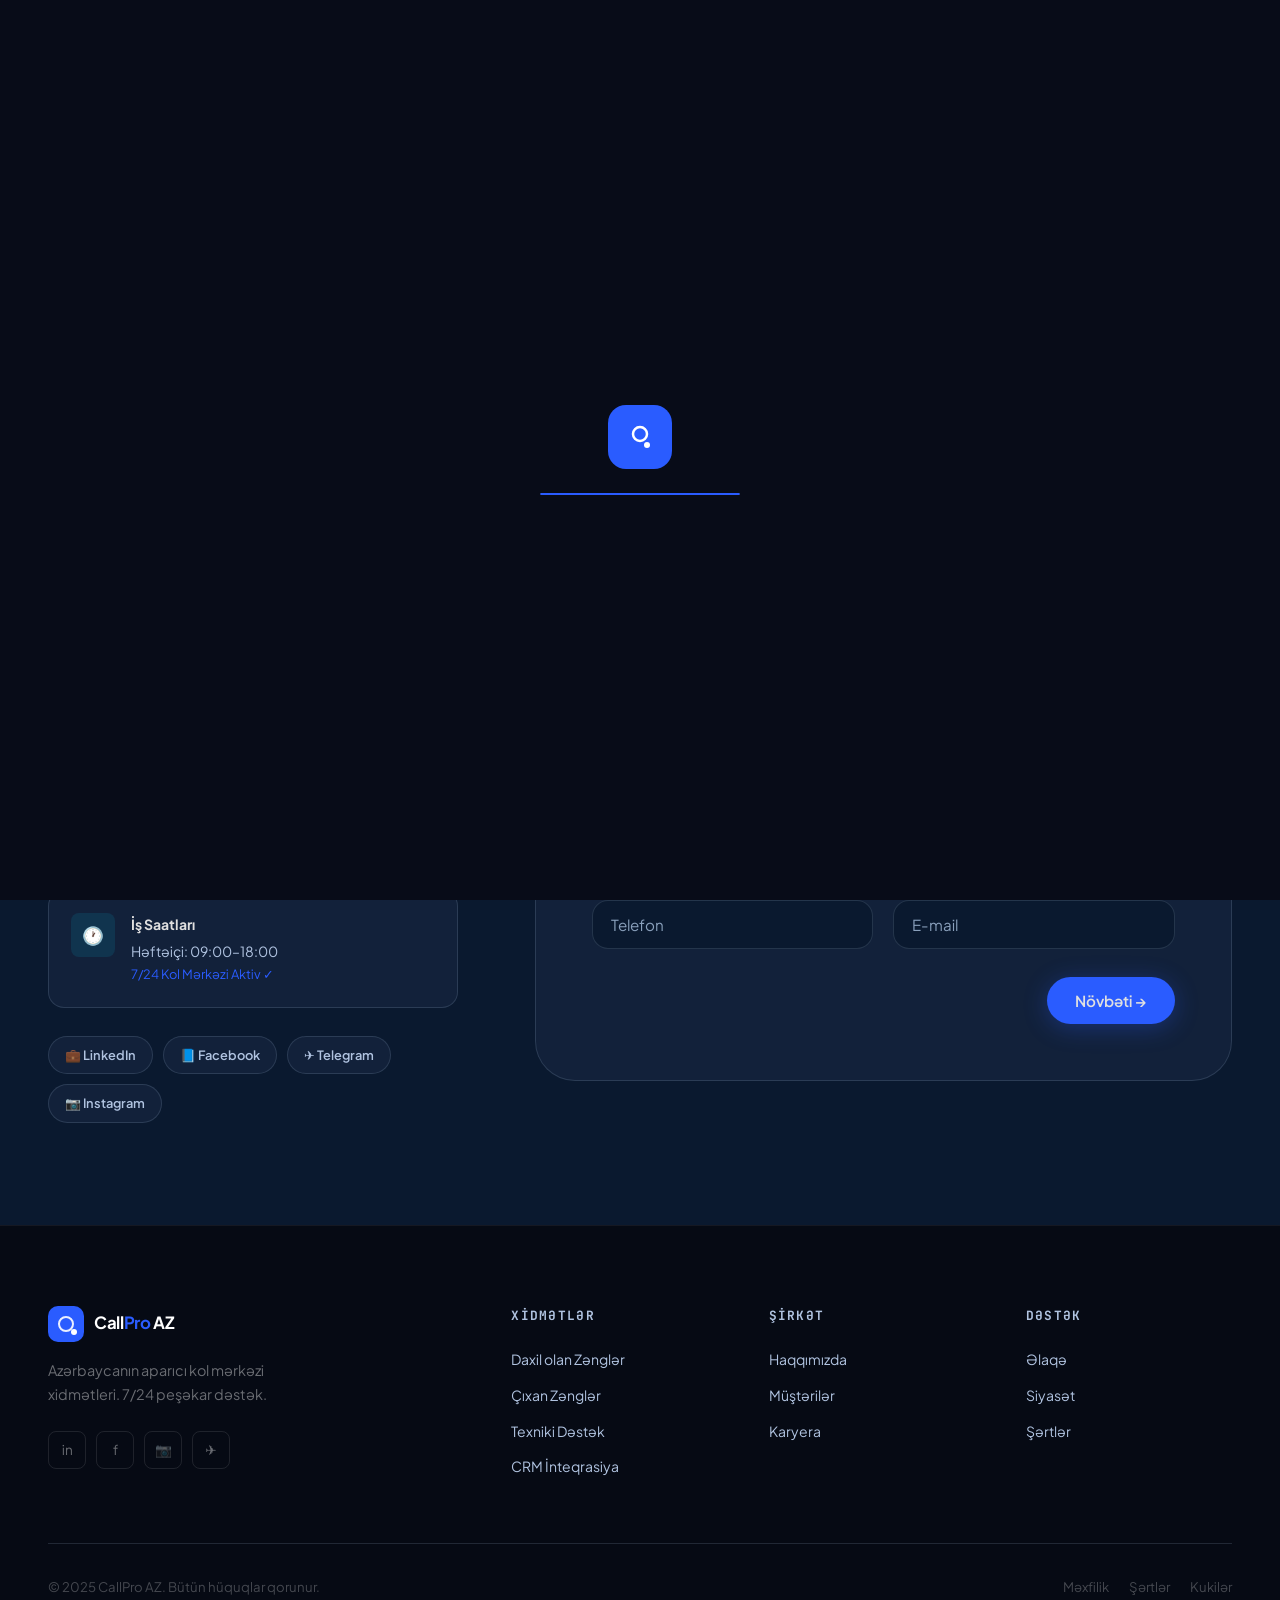
<file: contact.html>
<!DOCTYPE html>
<html lang="az" data-theme="dark">
<head>
  <meta charset="UTF-8"/>
  <meta name="viewport" content="width=device-width, initial-scale=1.0"/>
  <meta name="description" data-i18n="page_description_contact" content="CallPro AZ ilə əlaqə — Sorğu göndərin, konsultasiya alın, bizimlə danışın."/>
  <title data-i18n="page_title_contact">Əlaqə — CallPro AZ</title>
  <link rel="preconnect" href="https://fonts.googleapis.com"/>
  <link rel="preconnect" href="https://fonts.gstatic.com" crossorigin/>
  <link href="https://fonts.googleapis.com/css2?family=Plus+Jakarta+Sans:wght@300;400;500;600;700;800&family=JetBrains+Mono:wght@400;500;600&display=swap" rel="stylesheet"/>
  <link rel="stylesheet" href="css/variables.css"/>
  <link rel="stylesheet" href="css/nav.css"/>
  <link rel="stylesheet" href="css/sections.css"/>
  <link rel="stylesheet" href="css/components.css"/>
  <link rel="stylesheet" href="css/responsive.css"/>

  <script>
    // Apply saved language early to avoid flicker
    (function() {
      const lang = localStorage.getItem('cp_lang') || 'az';
      document.documentElement.lang = lang === 'az' ? 'az' : lang === 'ru' ? 'ru' : 'en';
    })();
  </script>
  <style>
    /* ── Contact Layout ── */
    .contact-page { background: var(--bg); padding: clamp(60px, 8vw, 120px) 0; }
    .contact-layout {
      display: grid;
      grid-template-columns: 1fr 1.7fr;
      gap: clamp(40px, 6vw, 80px);
      align-items: start;
    }
    .contact-info { position: sticky; top: calc(var(--nav-h) + 24px); }
    .contact-info h2 { margin-bottom: 12px; }
    .contact-info p  { color: var(--text-secondary); margin-bottom: 32px; line-height: 1.7; }
    .contact-info-cards { display: flex; flex-direction: column; gap: 12px; }
    .contact-info-card {
      display: flex; align-items: flex-start; gap: 16px;
      padding: clamp(16px, 2.5vw, 22px);
      background: var(--bg-card);
      border: 1px solid var(--border);
      border-radius: var(--radius-md);
      transition: all var(--dur-fast) var(--ease);
      cursor: default;
    }
    .contact-info-card:hover { border-color: rgba(0,212,255,0.25); transform: translateX(4px); }
    .contact-info-icon {
      width: 44px; height: 44px; flex-shrink: 0;
      border-radius: var(--radius-sm);
      background: rgba(0,212,255,0.10);
      color: var(--accent);
      display: flex; align-items: center; justify-content: center;
      font-size: 1.1rem;
    }
    .contact-info-title { font-weight: 700; font-size: 0.875rem; margin-bottom: 4px; }
    .contact-info-value { font-size: 0.875rem; color: var(--text-secondary); }
    .contact-info-value a { color: var(--accent); }

    /* ── Social Strip ── */
    .social-strip { display: flex; gap: 10px; margin-top: 28px; flex-wrap: wrap; }
    .social-chip {
      display: flex; align-items: center; gap: 8px;
      padding: 8px 16px;
      background: var(--bg-card);
      border: 1px solid var(--border);
      border-radius: 100px;
      font-size: 0.8rem;
      font-weight: 600;
      color: var(--text-secondary);
      transition: all var(--dur-fast);
    }
    .social-chip:hover { border-color: var(--accent); color: var(--accent); }

    /* ── Form Card ── */
    .contact-form-card {
      background: var(--bg-card);
      border: 1px solid var(--border);
      border-radius: var(--radius-xl);
      padding: clamp(28px, 5vw, 56px);
      position: relative;
      overflow: hidden;
    }
    .contact-form-card::before {
      content: '';
      position: absolute;
      top: 0; left: 0; right: 0;
      height: 3px;
      background: var(--grad-accent);
    }

    /* ── Step indicator ── */
    .form-steps-wrap { margin-bottom: 36px; }
    .form-step-panels > * { display: none; }
    .form-step-panels > .active { display: block; }

    /* ── Radio Cards ── */
    .radio-cards { display: grid; grid-template-columns: repeat(2, 1fr); gap: 10px; }
    .radio-card { position: relative; }
    .radio-card input { position: absolute; opacity: 0; pointer-events: none; }
    .radio-card-label {
      display: flex; flex-direction: column; align-items: flex-start;
      gap: 4px;
      padding: 14px 16px;
      border: 1.5px solid var(--border);
      border-radius: var(--radius-md);
      cursor: pointer;
      transition: all var(--dur-fast) var(--ease);
      font-size: 0.875rem;
      font-weight: 600;
    }
    .radio-card-label span { font-size: 0.75rem; color: var(--text-muted); font-weight: 400; }
    .radio-card-label .icon { font-size: 1.2rem; margin-bottom: 4px; }
    .radio-card input:checked + .radio-card-label {
      border-color: var(--accent);
      background: rgba(0,212,255,0.06);
      color: var(--accent);
    }
    .radio-card-label:hover { border-color: rgba(0,212,255,0.35); }

    /* ── Nav buttons ── */
    .form-nav { display: flex; gap: 12px; margin-top: 28px; justify-content: flex-end; }
    .form-nav .btn-prev { color: var(--text-secondary); }

    /* ── Telegram config hide ── */
    .telegram-config { display: none !important; }

    /* ── Map placeholder ── */
    .map-wrap {
      margin-top: clamp(60px, 8vw, 120px);
      border-radius: var(--radius-xl);
      overflow: hidden;
      height: clamp(260px, 40vw, 440px);
      background: var(--bg-card);
      border: 1px solid var(--border);
      display: flex; align-items: center; justify-content: center;
      flex-direction: column; gap: 16px;
      position: relative;
    }
    .map-wrap-label { font-family: var(--font-mono); font-size: 0.8rem; color: var(--text-muted); text-transform: uppercase; letter-spacing: 0.1em; }
    .map-pin { font-size: 3rem; animation: mapPinBounce 2s ease-in-out infinite; }
    @keyframes mapPinBounce {
      0%,100% { transform: translateY(0); }
      50%      { transform: translateY(-10px); }
    }
    .map-grid-bg {
      position: absolute; inset: 0;
      background-image:
        linear-gradient(var(--border) 1px, transparent 1px),
        linear-gradient(90deg, var(--border) 1px, transparent 1px);
      background-size: 40px 40px;
    }
    .map-content { position: relative; z-index: 1; text-align: center; }
    .map-address {
      background: var(--bg-card);
      border: 1px solid var(--border);
      border-radius: var(--radius-md);
      padding: 12px 20px;
      font-size: 0.875rem;
      font-weight: 600;
      margin-top: 8px;
    }

    /* Responsive */
    @media (max-width: 1023px) {
      .contact-layout { grid-template-columns: 1fr; }
      .contact-info { position: static; }
      .contact-info-card {
        flex-direction: row;
        align-items: flex-start;
      }
      .contact-info-icon { margin-top: 4px; }
      .radio-cards { grid-template-columns: 1fr; }
      .map-wrap { margin-top: 48px; height: auto; min-height: 280px; }
    }
    @media (max-width: 767px) {
      .contact-page { padding: clamp(40px, 8vw, 80px) 0; }
      .contact-info-card { padding: 16px; }
      .social-strip { justify-content: flex-start; gap: 10px; }
      .contact-form-card { padding: 24px 18px; }
      .form-nav { flex-direction: column; align-items: stretch; }
      .form-nav .btn { width: 100%; }
    }
    @media (max-width: 639px) {
      .contact-page { padding: clamp(32px, 8vw, 64px) 0; }
      .contact-info-card { gap: 12px; }
      .map-wrap { padding: 24px; }
      .form-nav { margin-top: 24px; }
      .form-nav .btn { justify-content: center; }
    }
    @media (max-width: 479px) {
      .contact-layout { gap: 24px; }
      .contact-info-title { font-size: 0.85rem; }
      .contact-info-value { font-size: 0.82rem; }
      .radio-card-label { padding: 12px 14px; }
      .contact-form-card { padding: 20px 16px; }
      .map-wrap { margin-top: 32px; min-height: 220px; }
    }

    
  </style>
</head>
<body>
<div class="loading-screen">
  <div class="loading-logo">
    <div class="loading-mark"><svg width="32" height="32" viewBox="0 0 32 32" fill="none"><circle cx="16" cy="13" r="7" stroke="white" stroke-width="2.5"/><circle cx="23" cy="24" r="3" fill="white"/></svg></div>
    <div class="loading-bar"><div class="loading-bar-fill"></div></div>
  </div>
</div>
<div class="cursor-glow"></div>

<!-- NAV -->
<nav class="nav" id="mainNav">
  <div class="container"><div class="nav__inner">
    <a href="index.html" class="nav__logo"><div class="nav__logo-mark"></div><span class="nav__logo-text">Call<span>Pro</span> AZ</span></a>
    <ul class="nav__menu">
      <li><a href="index.html"    class="nav__link" data-i18n="nav_home">Ana Səhifə</a></li>
      <li><a href="services.html" class="nav__link" data-i18n="nav_services">Xidmətlər</a></li>
      <li><a href="about.html"    class="nav__link" data-i18n="nav_about">Haqqımızda</a></li>
      <!-- pricing link removed -->
      <li><a href="contact.html"  class="nav__link" data-i18n="nav_contact">Əlaqə</a></li>
    </ul>
    <div class="nav__controls">
      <label for="langSelect" class="sr-only">Language</label>
      <select id="langSelect" class="lang-select">
        <option value="az">Azərbaycanca (AZ)</option>
        <option value="en">English (EN)</option>
        <option value="ru">Русский (RU)</option>
      </select>
      <a href="contact.html" class="btn btn-primary btn-sm nav__cta" data-i18n="nav_cta">Pulsuz Konsultasiya</a>
    </div>
    <button class="nav__hamburger" aria-label="Menu"><span></span><span></span><span></span></button>
  </div></div>
  <div class="nav__progress"></div>
</nav>
<div class="nav__mobile">
  <a href="index.html"    class="nav__mobile-link" data-i18n="nav_home">Ana Səhifə <span>→</span></a>
  <a href="services.html" class="nav__mobile-link" data-i18n="nav_services">Xidmətlər <span>→</span></a>
  <a href="about.html"    class="nav__mobile-link" data-i18n="nav_about">Haqqımızda <span>→</span></a>
  <!-- pricing mobile link removed -->
  <a href="contact.html"  class="nav__mobile-link" data-i18n="nav_contact">Əlaqə <span>→</span></a>
  <div class="nav__mobile-controls">
    <label for="langSelectMobile" class="sr-only">Language</label>
    <select id="langSelectMobile" class="lang-select">
      <option value="az">Azərbaycanca (AZ)</option>
      <option value="en">English (EN)</option>
      <option value="ru">Русский (RU)</option>
    </select>
    <a href="contact.html" class="btn btn-primary btn-sm" style="flex:1;justify-content:center" data-i18n="nav_cta">Konsultasiya</a>
  </div>
</div>

<!-- PAGE HERO -->
<section class="page-hero">
  <div class="hero__orb hero__orb--1"></div>
  <div class="hero__orb hero__orb--2"></div>
  <div class="hero__grid"></div>
  <div class="container page-hero__content">
    <div class="breadcrumb">
      <a href="index.html" data-i18n="nav_home">Ana Səhifə</a><span>›</span>
      <span data-i18n="nav_contact">Əlaqə</span>
    </div>
    <span class="label reveal" style="color:rgba(0,212,255,0.8)" data-i18n="contact_label">Əlaqə</span>
    <h1 class="display-lg reveal stagger-1" style="color:#fff;margin:16px 0" data-i18n="contact_title">Bizimlə Əlaqə Saxlayın</h1>
    <p class="reveal stagger-2" data-i18n="contact_desc">30 dəqiqə ərzində sizinlə əlaqə saxlayacağıq.</p>
  </div>
</section>

<!-- Toast for localized success message -->
<div id="toast" aria-live="polite" style="position:fixed;right:20px;bottom:20px;z-index:9999;display:none"> 
  <div id="toastInner" style="background:var(--bg-card);border:1px solid var(--border);color:var(--text-primary);padding:12px 18px;border-radius:12px;box-shadow:var(--shadow-md);font-weight:600"></div>
</div>

<!-- CONTACT SECTION -->
<section class="contact-page">
  <div class="container">
    <div class="contact-layout">

      <!-- LEFT: Info -->
      <div class="contact-info reveal-left">
        <h2 class="display-sm" data-i18n="contact_title">Bizimlə Əlaqə</h2>
        <p data-i18n="contact_desc">30 dəqiqə ərzində sizinlə əlaqə saxlayacağıq.</p>

        <div class="contact-info-cards">
          <div class="contact-info-card">
            <div class="contact-info-icon">📞</div>
            <div>
              <div class="contact-info-title" data-i18n="contact_phone">Telefon</div>
              <div class="contact-info-value"><a href="tel:+994556749879" data-i18n="contact_phone_v">+994 55 674 98 79</a></div>
            </div>
          </div>
          <div class="contact-info-card">
            <div class="contact-info-icon">✉️</div>
            <div>
              <div class="contact-info-title" data-i18n="contact_email">Email</div>
              <div class="contact-info-value"><a href="mailto:info@callpro.az" data-i18n="contact_email_v">info@callpro.az</a></div>
            </div>
          </div>
          <!-- Address removed per request -->
          <div class="contact-info-card">
            <div class="contact-info-icon">🕐</div>
            <div>
              <div class="contact-info-title" data-i18n="contact_hours">İş Saatları</div>
              <div class="contact-info-value" data-i18n="contact_hours_v">Həftəiçi: 09:00–18:00</div>
              <div class="contact-info-value" style="margin-top:2px;color:var(--accent);font-size:0.8rem">7/24 Kol Mərkəzi Aktiv ✓</div>
            </div>
          </div>
        </div>

        <div class="social-strip">
          <a href="#" class="social-chip">💼 LinkedIn</a>
          <a href="#" class="social-chip">📘 Facebook</a>
          <a href="#" class="social-chip">✈ Telegram</a>
          <a href="#" class="social-chip">📷 Instagram</a>
        </div>
      </div>

      <!-- RIGHT: Multi-step Form -->
      <div class="reveal-right">
        <div class="contact-form-card">

          <!-- Steps indicator -->
          <div class="form-steps-wrap">
            <div class="form-steps" id="formSteps">
              <div class="form-step active" data-step="1">
                <div class="form-step__circle">01</div>
                <div class="form-step__label" data-i18n="form_step_label_1">Əlaqə</div>
              </div>
              <div class="form-step" data-step="2">
                <div class="form-step__circle">02</div>
                <div class="form-step__label" data-i18n="form_step_label_2">Xidmət</div>
              </div>
              <div class="form-step" data-step="3">
                <div class="form-step__circle">03</div>
                <div class="form-step__label" data-i18n="form_step_label_3">Detallar</div>
              </div>
            </div>
          </div>

          <div class="form-body">
            <!-- STEP 1: Contact Info -->
            <div class="form-step-panels" id="stepPanels">
              <div class="active" id="panel1">
                <h3 style="font-size:1.1rem;margin-bottom:6px" data-i18n="form_title">Sorğu Göndərin</h3>
                <p style="font-size:0.875rem;color:var(--text-secondary);margin-bottom:28px" data-i18n="form_step_info_1">Addım 1 / 3 — Əlaqə məlumatlarınız</p>
                <div class="form-grid form-grid-2">
                  <div class="form-group">
                    <label class="form-label" for="fname" data-i18n="form_name">Ad Soyad <span>*</span></label>
                    <input class="form-control" id="fname" name="name" type="text" placeholder="Elçin Məmmədov" data-i18n="form_name" required/>
                  </div>
                  <div class="form-group">
                    <label class="form-label" for="fcompany" data-i18n="form_company">Şirkət adı</label>
                    <input class="form-control" id="fcompany" name="company" type="text" placeholder="TechStart Bakı" data-i18n="form_company"/>
                  </div>
                  <div class="form-group">
                    <label class="form-label" for="fphone" data-i18n="form_phone">Telefon <span>*</span></label>
                    <input class="form-control" id="fphone" name="phone" type="tel" placeholder="+994 70 000 00 00" data-i18n="form_phone" required/>
                  </div>
                  <div class="form-group">
                    <label class="form-label" for="femail" data-i18n="form_email">E-mail <span>*</span></label>
                    <input class="form-control" id="femail" name="email" type="email" placeholder="elchin@company.az" data-i18n="form_email" required/>
                  </div>
                </div>
                <div class="form-nav">
                  <button class="btn btn-primary" id="nextBtn1"><span data-i18n="form_next">Növbəti →</span></button>
                </div>
              </div>

              <!-- STEP 2: Service -->
              <div id="panel2">
                <h3 style="font-size:1.1rem;margin-bottom:6px" data-i18n="form_select_service_title">Xidmət seçin</h3>
                <p style="font-size:0.875rem;color:var(--text-secondary);margin-bottom:28px" data-i18n="form_step_info_2">Addım 2 / 3 — Hansı xidmətlə maraqlanırsınız?</p>
                <div class="radio-cards">
                  <label class="radio-card">
                    <input type="radio" name="service" value="inbound" checked/>
                    <div class="radio-card-label"><div class="icon">📞</div><strong data-i18n="svc_1_title">Daxil olan Zənglər</strong><span data-i18n="svc_1_tag">Müştəri dəstəyi</span></div>
                  </label>
                  <label class="radio-card">
                    <input type="radio" name="service" value="outbound"/>
                    <div class="radio-card-label"><div class="icon">📤</div><strong data-i18n="svc_2_title">Çıxan Zənglər</strong><span data-i18n="svc_2_tag">Satış kampaniyası</span></div>
                  </label>
                  <label class="radio-card">
                    <input type="radio" name="service" value="techsupport"/>
                    <div class="radio-card-label"><div class="icon">🛠</div><strong data-i18n="svc_3_title">Texniki Dəstək</strong><span data-i18n="svc_3_tag">IT yardım masası</span></div>
                  </label>
                  <label class="radio-card">
                    <input type="radio" name="service" value="crm"/>
                    <div class="radio-card-label"><div class="icon">🔗</div><strong data-i18n="svc_4_title">CRM İnteqrasiya</strong><span>Sistem birləşdirmə</span></div>
                  </label>
                  <label class="radio-card">
                    <input type="radio" name="service" value="analytics"/>
                    <div class="radio-card-label"><div class="icon">📊</div><strong data-i18n="svc_6_title">Analitika</strong><span data-i18n="svc_6_tag">Dashboard & Hesabat</span></div>
                  </label>
                  <label class="radio-card">
                    <input type="radio" name="service" value="full"/>
                    <div class="radio-card-label"><div class="icon">🏢</div><strong data-i18n="svc_full_title">Kompleks Həll</strong><span data-i18n="svc_full_tag">Hamısı birlikdə</span></div>
                  </label>
                </div>
                <div class="form-nav">
                  <button class="btn btn-ghost btn-prev" id="prevBtn2"><span data-i18n="form_prev">← Geri</span></button>
                  <button class="btn btn-primary" id="nextBtn2"><span data-i18n="form_next">Növbəti →</span></button>
                </div>
              </div>

              <!-- STEP 3: Details -->
              <div id="panel3">
                <h3 style="font-size:1.1rem;margin-bottom:6px" data-i18n="form_details_title">Əlavə detallar</h3>
                <p style="font-size:0.875rem;color:var(--text-secondary);margin-bottom:28px" data-i18n="form_step_info_3">Addım 3 / 3 — Sizi daha yaxşı tanıyaq</p>

                <div class="form-group" style="margin-bottom:20px">
                  <label class="form-label" for="fcalls" data-i18n="form_calls">Aylıq zəng həcmi</label>
                  <div class="form-range-wrap">
                    <div class="range-inner-container">
                      <div class="liquid-progress"></div>
                      <input type="range" class="form-range" id="fcalls" min="100" max="10000" value="1000" step="100">
                      <div class="range-tooltip">1000</div>
                    </div>
                    <div class="form-range-labels">
                      <span>100</span>
                      <strong><span id="callsOutput">1 000</span> <span data-i18n="form_calls_unit">zəng / ay</span></strong>
                      <span>10 000+</span>
                    </div>
                  </div>

                <div class="form-group" style="margin-bottom:20px">
                  <label class="form-label" for="fmsg" data-i18n="form_msg">Əlavə qeyd</label>
                  <textarea class="form-control" id="fmsg" name="message" rows="4" placeholder="Biznesiniz haqqında qısa məlumat, xüsusi tələblər..." data-i18n="form_msg"></textarea>
                </div>

                <div class="form-group" style="margin-bottom:28px">
                  <label class="form-check">
                    <input type="checkbox" required/>
                    <span class="form-check-label" data-i18n="form_agree">Məxfilik siyasəti ilə razılaşıram</span>
                  </label>
                </div>

                <div class="form-nav">
                  <button class="btn btn-ghost btn-prev" id="prevBtn3"><span data-i18n="form_prev">← Geri</span></button>
                  <button class="btn btn-primary btn-submit" id="submitBtn">
                    <span class="btn-text" data-i18n="form_submit">Sorğu Göndər</span>
                    <span class="btn-loader"><div class="loader-ring"></div></span>
                  </button>
                </div>
              </div>
            </div>

            <div class="form-success" id="formSuccess">
              <div class="form-success__icon">✅</div>
              <h3 data-i18n="form_success_t" style="font-size:1.3rem">Sorğunuz göndərildi!</h3>
              <p style="color:var(--text-secondary)" data-i18n="form_success_d">Ən qısa zamanda sizinlə əlaqə saxlayacağıq.</p>
              <a href="index.html" class="btn btn-ghost" style="margin-top:18px" data-i18n="form_return_home">Ana Səhifəyə Qayıt</a>
            </div>
          </div>
        </div>
      </div>

      <div class="telegram-config reveal" style="margin-top:24px;padding:20px;border:1px solid rgba(255,255,255,0.12);border-radius:18px;background:rgba(255,255,255,0.02);">
        <details>
          <summary style="cursor:pointer;font-weight:700;color:#fff" data-i18n="tg_setup_title">Telegram Bot Ayarları</summary>
          <p style="margin:12px 0 18px;color:var(--text-secondary)" data-i18n="tg_setup_desc">Telegram bot token və chat ID daxil edin ki, hər yeni sorğu bu çatda görünsün.</p>
          <div class="form-grid form-grid-2">
            <div class="form-group">
              <label class="form-label" for="tgToken" data-i18n="tg_bot_token">Bot Token</label>
              <input class="form-control" id="tgToken" type="text" placeholder="123456789:ABCDEF..." />
            </div>
            <div class="form-group">
              <label class="form-label" for="tgChatId" data-i18n="tg_chat_id">Chat ID</label>
              <input class="form-control" id="tgChatId" type="text" placeholder="-1001234567890" />
            </div>
          </div>
          <p style="margin-top:12px;color:var(--text-secondary);font-size:0.9rem" data-i18n="tg_notice">Qeyd: bu məlumat yalnız sizin brauzerinizdə saxlanacaq.</p>
        </details>
      </div>
    </div>

    <!-- Map removed per request -->
  </div>
</section>

<!-- FOOTER -->
<footer class="footer">
  <div class="container">
    <div class="footer__grid">
      <div>
        <a href="index.html" class="nav__logo"><div class="nav__logo-mark"></div><span class="nav__logo-text" style="color:#fff">Call<span>Pro</span> AZ</span></a>
        <p class="footer__brand-desc" data-i18n="footer_desc">Azərbaycanın aparıcı kol mərkəzi xidmətleri. 7/24 peşəkar dəstək.</p>
        <div class="footer__socials">
          <a href="#" class="footer__social">in</a><a href="#" class="footer__social">f</a><a href="#" class="footer__social">📷</a><a href="#" class="footer__social">✈</a>
        </div>
      </div>
      <div>
        <div class="footer__col-title" data-i18n="footer_col1">Xidmətlər</div>
        <ul class="footer__links">
          <li><a href="services.html" class="footer__link" data-i18n="footer_l1">Daxil olan Zənglər</a></li>
          <li><a href="services.html" class="footer__link" data-i18n="footer_l2">Çıxan Zənglər</a></li>
          <li><a href="services.html" class="footer__link" data-i18n="footer_l3">Texniki Dəstək</a></li>
          <li><a href="services.html" class="footer__link" data-i18n="footer_l4">CRM İnteqrasiya</a></li>
        </ul>
      </div>
      <div>
        <div class="footer__col-title" data-i18n="footer_col2">Şirkət</div>
        <ul class="footer__links">
          <li><a href="about.html"   class="footer__link" data-i18n="footer_m1">Haqqımızda</a></li>
          <li><a href="about.html"   class="footer__link" data-i18n="footer_m2">Müştərilər</a></li>
          <li><a href="#"            class="footer__link" data-i18n="footer_m3">Karyera</a></li>
        </ul>
      </div>
      <div>
        <div class="footer__col-title" data-i18n="footer_col3">Dəstək</div>
        <ul class="footer__links">
          <li><a href="contact.html" class="footer__link" data-i18n="nav_contact">Əlaqə</a></li>
          <li><a href="#"            class="footer__link" data-i18n="footer_n4">Siyasət</a></li>
          <li><a href="#"            class="footer__link" data-i18n="footer_n5">Şərtlər</a></li>
        </ul>
      </div>
    </div>
    <div class="footer__bottom">
      <span class="footer__copyright" data-i18n="footer_copy">© 2025 CallPro AZ. Bütün hüquqlar qorunur.</span>
      <div class="footer__legal">
        <a href="#" data-i18n="footer_priv">Məxfilik</a>
        <a href="#" data-i18n="footer_terms">Şərtlər</a>
        <a href="#" data-i18n="footer_cookies">Kukilər</a>
      </div>
    </div>
  </div>
</footer>

<!-- <div class="cookies-banner">
  <p data-i18n="cookie_text">Saytımız kukilər istifadə edir.</p>
  <div class="cookies-actions">
    <button class="btn btn-sm btn-ghost cookie-decline" data-i18n="cookie_decline">İmtina et</button>
    <button class="btn btn-sm btn-primary cookie-accept" data-i18n="cookie_accept">Qəbul et</button>
  </div> -->
</div>
<button class="scroll-top" aria-label="Scroll to top">↑</button>

<script src="js/translations.js"></script>
<script src="js/app.js"></script>
<script>
const panels = document.querySelectorAll('#stepPanels > div');
const steps  = document.querySelectorAll('.form-step');
let current  = 0;

function goTo(idx) {
  panels[current].classList.remove('active');
  steps[current].classList.remove('active');
  steps[current].classList.add('done');
  current = idx;
  panels[current].classList.add('active');
  steps[current].classList.add('active');
  steps[current].classList.remove('done');
  for (let i = idx + 1; i < steps.length; i++) steps[i].classList.remove('active', 'done');
  if (window.innerWidth < 768) {
    document.querySelector('.contact-form-card')?.scrollIntoView({ behavior: 'smooth', block: 'start' });
  }
}

function validateStep(panelIdx) {
  const panel = panels[panelIdx];
  let ok = true;
  panel.querySelectorAll('[required]').forEach(f => {
    if (f.type === 'checkbox') { if (!f.checked) ok = false; }
    else if (!f.value.trim()) { f.classList.add('error'); ok = false; }
    else f.classList.remove('error');
  });
  return ok;
}

document.getElementById('nextBtn1')?.addEventListener('click', () => { if (validateStep(0)) goTo(1); });
document.getElementById('nextBtn2')?.addEventListener('click', () => goTo(2));
document.getElementById('prevBtn2')?.addEventListener('click', () => {
  panels[1].classList.remove('active'); steps[1].classList.remove('active','done'); steps[0].classList.remove('done');
  current = 0; panels[0].classList.add('active'); steps[0].classList.add('active');
});
document.getElementById('prevBtn3')?.addEventListener('click', () => {
  panels[2].classList.remove('active'); steps[2].classList.remove('active','done'); steps[1].classList.remove('done');
  current = 1; panels[1].classList.add('active'); steps[1].classList.add('active');
});

function collectFormData() {
  const svcVal = document.querySelector('input[name="service"]:checked')?.value || 'inbound';
  const svcMap = {
    inbound: window.TRANSLATIONS?.[APP.lang]?.svc_1_title || 'Inbound',
    outbound: window.TRANSLATIONS?.[APP.lang]?.svc_2_title || 'Outbound',
    techsupport: window.TRANSLATIONS?.[APP.lang]?.svc_3_title || 'Tech Support',
    crm: window.TRANSLATIONS?.[APP.lang]?.svc_4_title || 'CRM',
    analytics: window.TRANSLATIONS?.[APP.lang]?.svc_6_title || 'Analytics',
    full: window.TRANSLATIONS?.[APP.lang]?.svc_full_title || 'Full Package',
  };
  return {
    name:    document.getElementById('fname')?.value.trim() || '',
    company: document.getElementById('fcompany')?.value.trim() || '',
    phone:   document.getElementById('fphone')?.value.trim() || '',
    email:   document.getElementById('femail')?.value.trim() || '',
    service: svcMap[svcVal] || svcMap.inbound,
    calls:   document.getElementById('fcalls')?.value || '',
    message: document.getElementById('fmsg')?.value.trim() || '',
    lang:    APP.lang,
  };
}

document.getElementById('submitBtn')?.addEventListener('click', async e => {
  e.preventDefault();
  if (!validateStep(2)) return;

  const btn = document.getElementById('submitBtn');
  btn.classList.add('loading');
  const formData = collectFormData();
  const sent = await sendToTelegram(formData);
  await new Promise(r => setTimeout(r, 900));
  btn.classList.remove('loading');

  const T = window.TRANSLATIONS?.[APP.lang] || window.TRANSLATIONS?.az || {};
  const toast = document.getElementById('toast');
  const toastInner = document.getElementById('toastInner');
  const message = sent ? (T.form_success_popup || T.form_success_t || 'Göndərildi!') : (T.form_error_send || 'Не удалось отправить заявку. Проверьте настройки бота.');

  if (toast && toastInner) {
    toastInner.textContent = message;
    toast.style.display = 'block';
    toast.style.opacity = '0';
    setTimeout(() => { toast.style.transition = 'opacity 220ms ease'; toast.style.opacity = '1'; }, 10);
    setTimeout(() => { toast.style.opacity = '0'; setTimeout(() => toast.style.display = 'none', 260); }, 4000);
  }

  if (!sent) return;

  document.querySelectorAll('.form-step-panels > div').forEach(panel => panel.classList.remove('active'));
  document.querySelectorAll('.form-nav').forEach(nav => nav.style.display = 'none');
  const stepPanels = document.querySelector('.form-step-panels');
  if (stepPanels) stepPanels.style.display = 'none';

  const success = document.getElementById('formSuccess');
  if (success) {
    success.classList.add('visible');
    success.scrollIntoView({ behavior: 'smooth', block: 'center' });
  }
});

const callsInput  = document.getElementById('fcalls');
const callsOutput = document.getElementById('callsOutput');
callsInput?.addEventListener('input', () => {
  const v = parseInt(callsInput.value);
  callsOutput.textContent = v >= 10000 ? '10,000+' : v.toLocaleString();
  const pct = (v - 100) / (10000 - 100) * 100;
  callsInput.style.background = `linear-gradient(to right, var(--accent) ${pct}%, var(--border-hover) ${pct}%)`;
});
if (callsInput) callsInput.style.background = `linear-gradient(to right, var(--accent) 9%, var(--border-hover) 9%)`;
const input = document.getElementById('fcalls');
const progress = document.querySelector('.liquid-progress');
const tooltip = document.querySelector('.range-tooltip');
const container = document.querySelector('.range-inner-container');

function update() {
  const val = input.value;
  const percentage = (val - input.min) * 100 / (input.max - input.min);
  
  progress.style.width = percentage + '%';
  tooltip.style.left = percentage + '%';
  tooltip.textContent = val;
  
  // Создаем брызги
  createSplash(percentage * container.offsetWidth / 100);
}

function createSplash(x) {
  for (let i = 0; i < 2; i++) {
    const s = document.createElement('div');
    s.className = 'splash';
    s.style.left = x + 'px';
    s.style.top = '50%';
    s.style.width = s.style.height = Math.random() * 6 + 2 + 'px';
    const dx = (Math.random() - 0.5) * 100 + 'px';
    const dy = (Math.random() * -80 - 20) + 'px';
    s.animate([
      { transform: 'translate(0,0) scale(1)', opacity: 1 },
      { transform: `translate(${dx},${dy}) scale(0)`, opacity: 0 }
    ], { duration: 600, easing: 'ease-out' });
    container.appendChild(s);
    setTimeout(() => s.remove(), 600);
  }
}

input.addEventListener('input', update);
update(); // Инициализация
</script>

<script>
// ... (предыдущий код до функции sendToTelegram)

// ИСПРАВЛЕННАЯ ФУНКЦИЯ ОТПРАВКИ
async function sendToTelegram(data) {
  const botToken = document.getElementById('tgToken')?.value.trim() || '8946449456:AAGbcZMJ5LHPghq6cfgQvxOt-aAXw4mODSU';
  const chatIdRaw = document.getElementById('tgChatId')?.value.trim() || '6981587220, 7961240945';
  const chatIds = chatIdRaw.split(/[\s,;]+/).map(id => id.trim()).filter(Boolean);

  if (!botToken || !chatIds.length) {
    console.error('Telegram bot token or chat IDs are missing');
    return false;
  }

  const message = `\n🔔 **Новая заявка с сайта!**\n👤 **Имя:** ${data.name}\n🏢 **Компания:** ${data.company}\n📞 **Телефон:** ${data.phone}\n📧 **Email:** ${data.email}\n🛠 **Услуга:** ${data.service}\n📊 **Объем звонков:** ${data.calls}\n📝 **Сообщение:** ${data.message}\n🌐 **Язык:** ${data.lang.toUpperCase()}\n  `.trim();

  try {
    await Promise.all(chatIds.map(async chatId => {
      const response = await fetch(`https://api.telegram.org/bot${botToken}/sendMessage`, {
        method: 'POST',
        headers: { 'Content-Type': 'application/json' },
        body: JSON.stringify({
          chat_id: chatId,
          text: message,
          parse_mode: 'Markdown'
        })
      });

      if (!response.ok) {
        const errorText = await response.text().catch(() => response.statusText);
        throw new Error(`Telegram send error for ${chatId}: ${errorText}`);
      }
    }));
    return true;
  } catch (error) {
    console.error('Ошибка:', error);
    return false;
  }
}

// ... (остальной ваш код обработчиков кнопок)
</script>
</body>
</html>
</file>
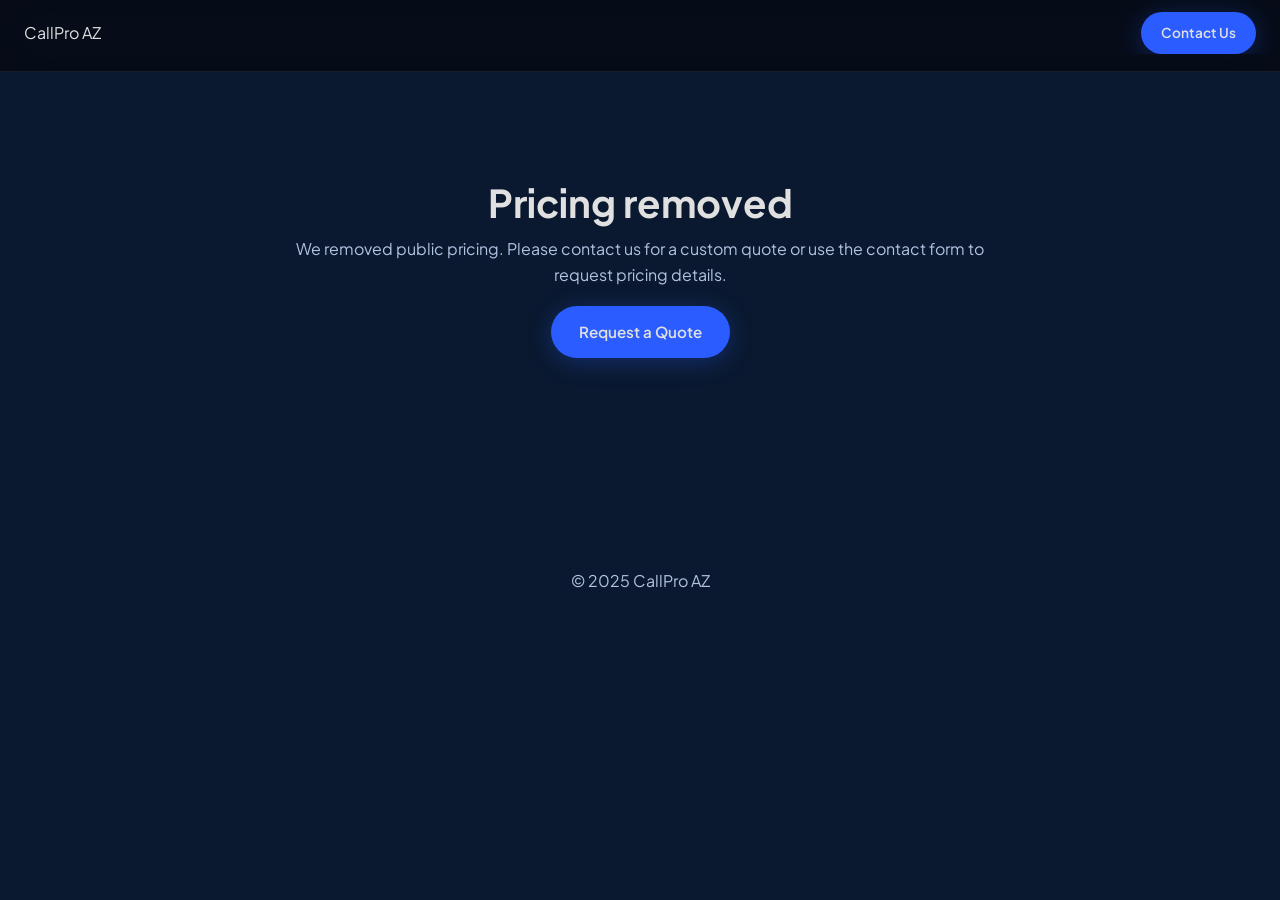
<file: pricing.html>
<!DOCTYPE html>
<html lang="az" data-theme="dark">
<head>
  <meta charset="UTF-8"/>
  <meta name="viewport" content="width=device-width, initial-scale=1.0"/>
  <title>Pricing Removed — CallPro AZ</title>
  <link rel="stylesheet" href="css/variables.css"/>
  <link rel="stylesheet" href="css/nav.css"/>
  <link rel="stylesheet" href="css/sections.css"/>
</head>
<body>
  <nav class="nav">
    <div class="container"><div class="nav__inner">
      <a href="index.html" class="nav__logo">CallPro AZ</a>
      <div class="nav__controls">
        <a href="contact.html" class="btn btn-primary btn-sm">Contact Us</a>
      </div>
    </div></div>
  </nav>
  <main style="min-height:60vh;display:flex;align-items:center;justify-content:center;padding:40px;text-align:center">
    <div style="max-width:720px">
      <h1 style="font-size:clamp(1.6rem,3vw,2.4rem);margin-bottom:12px">Pricing removed</h1>
      <p style="color:var(--text-secondary);margin-bottom:18px">We removed public pricing. Please contact us for a custom quote or use the contact form to request pricing details.</p>
      <a href="contact.html" class="btn btn-primary">Request a Quote</a>
    </div>
  </main>
  <footer style="padding:28px;text-align:center;color:var(--text-secondary)">© 2025 CallPro AZ</footer>
  <script src="js/app.js"></script>
</body>
</html>
</file>
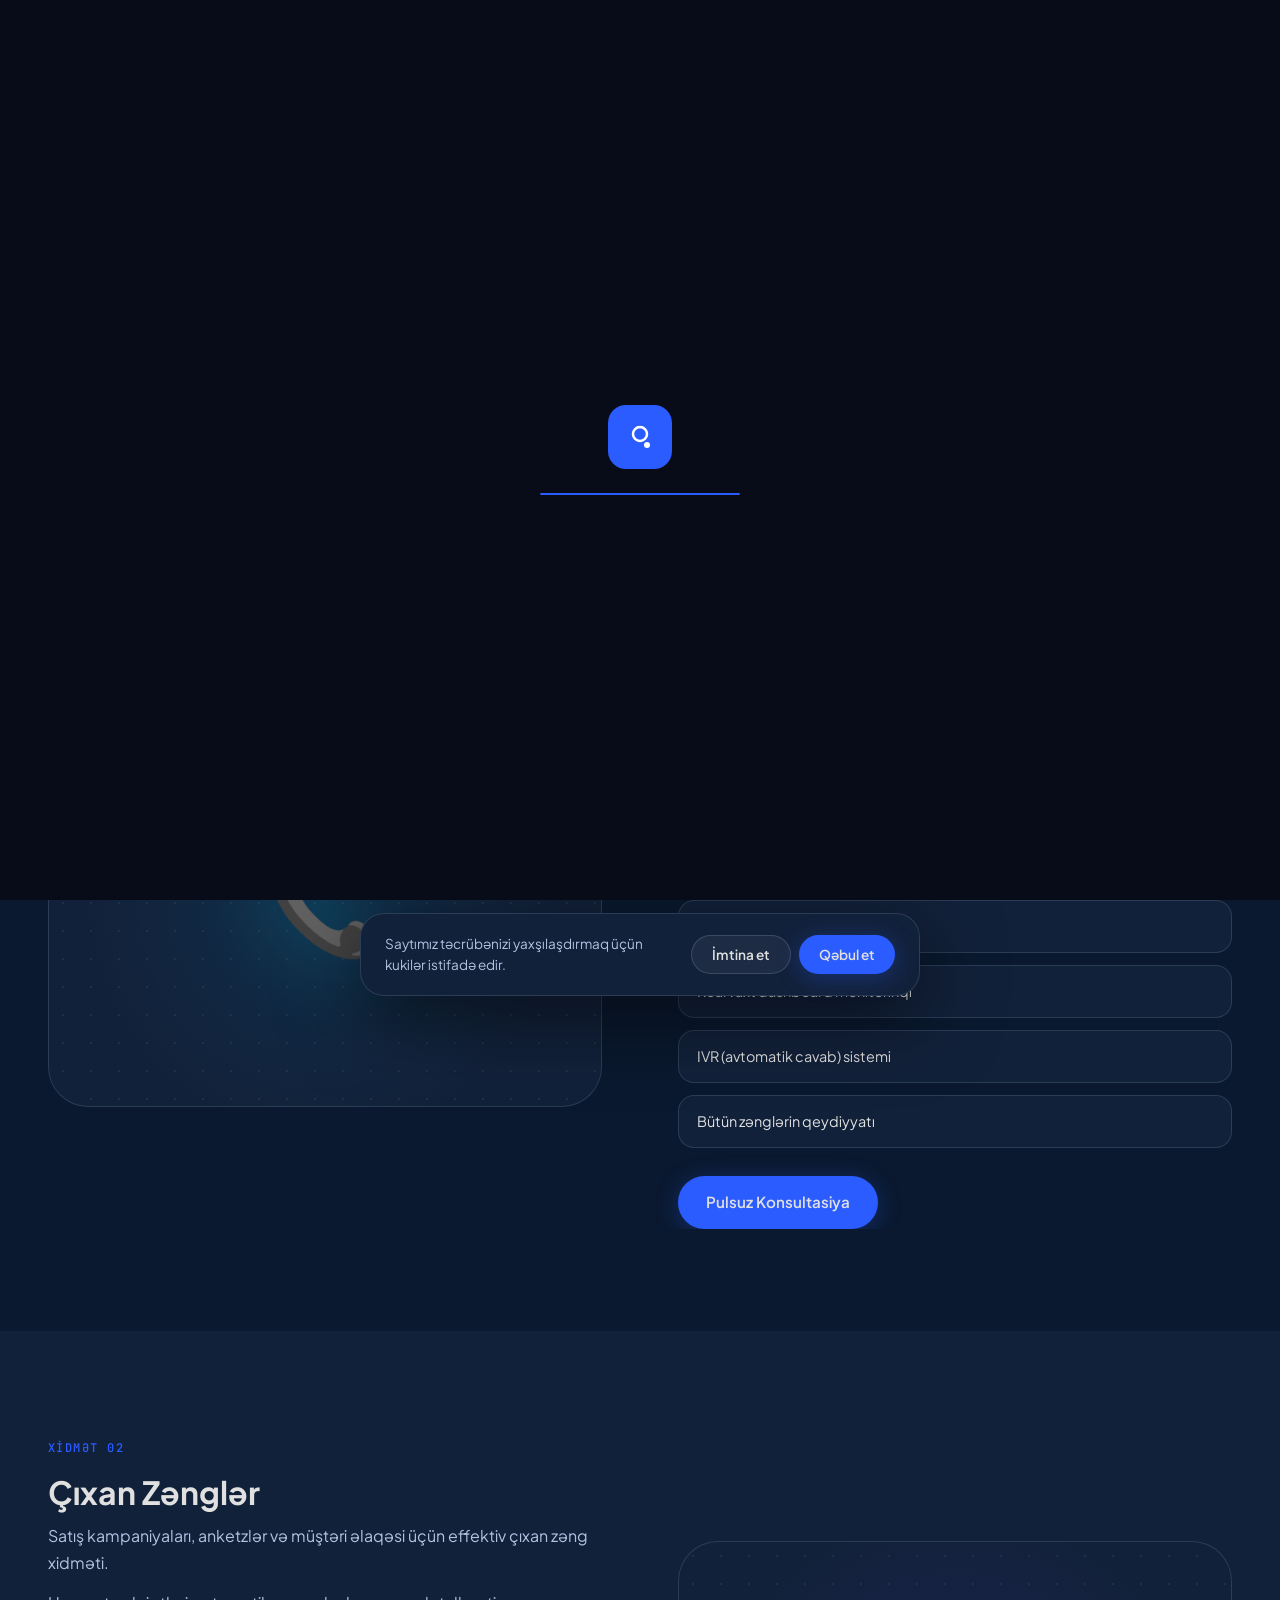
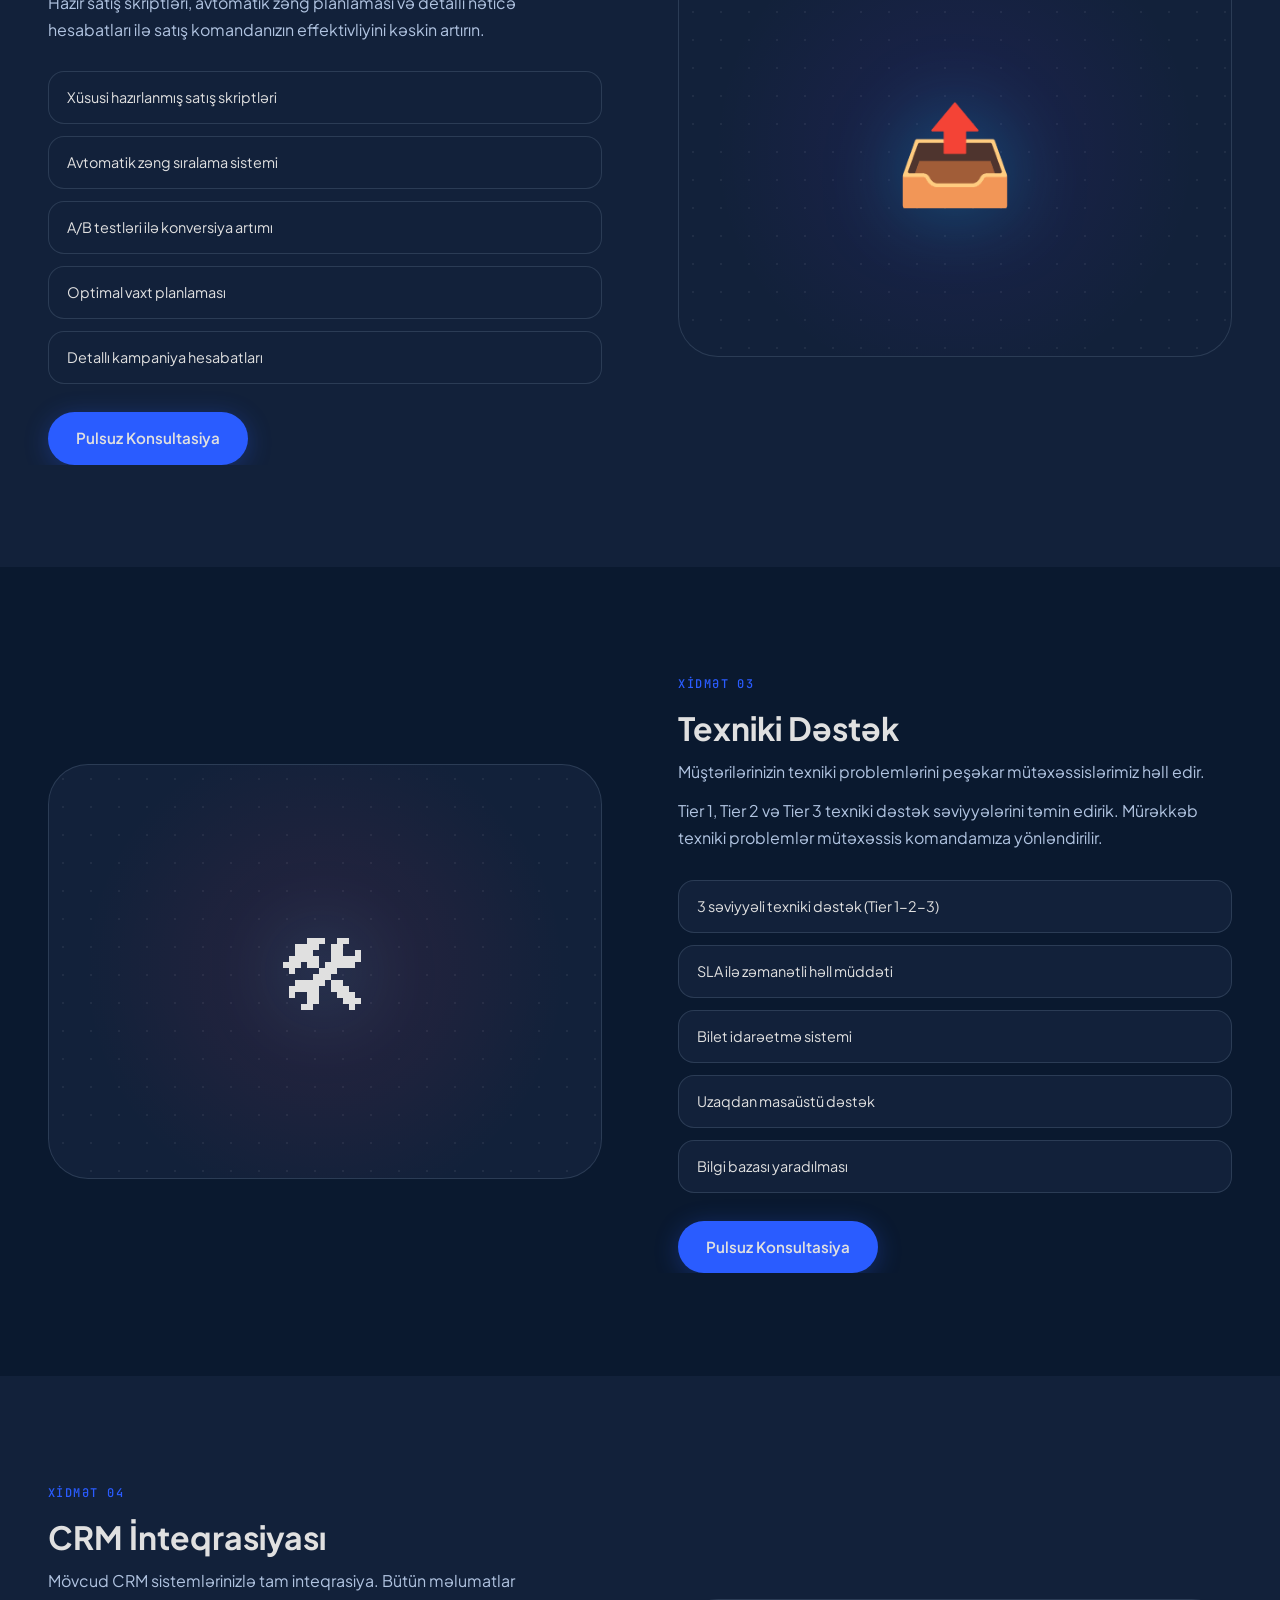
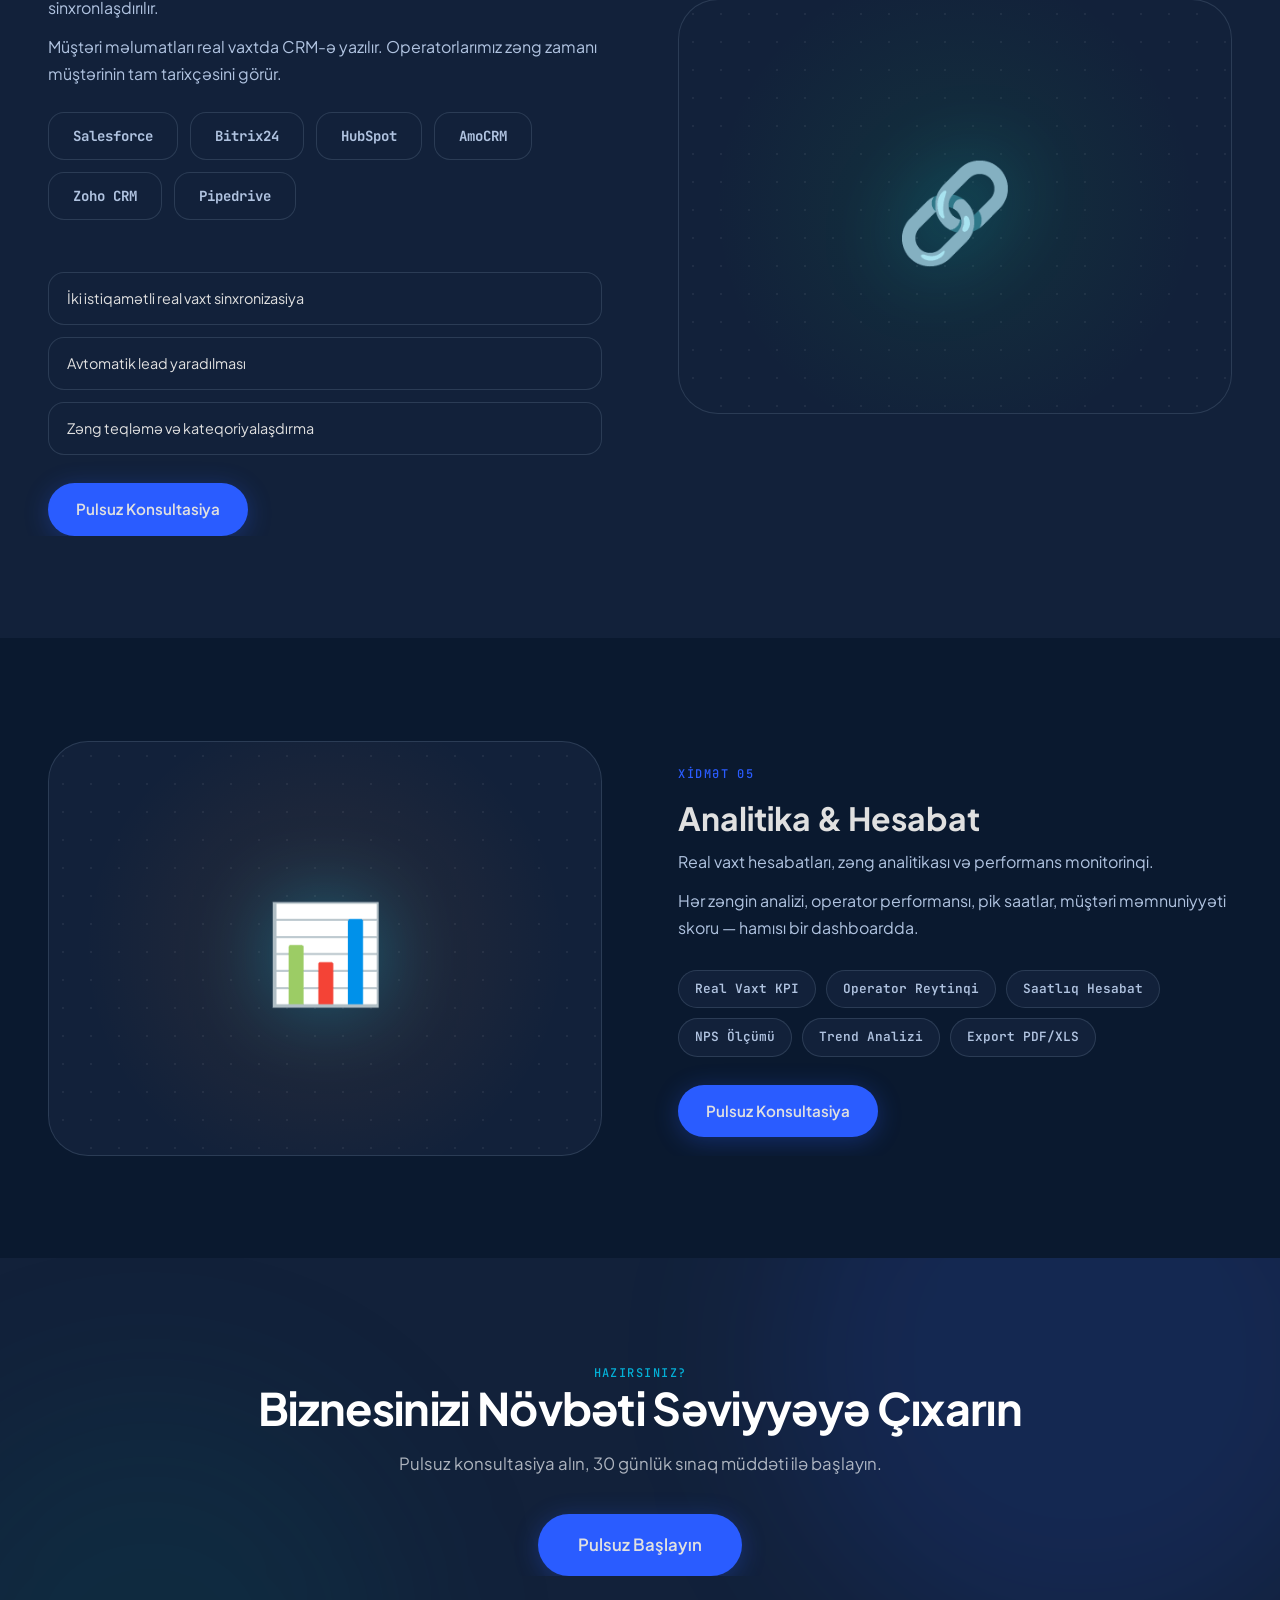
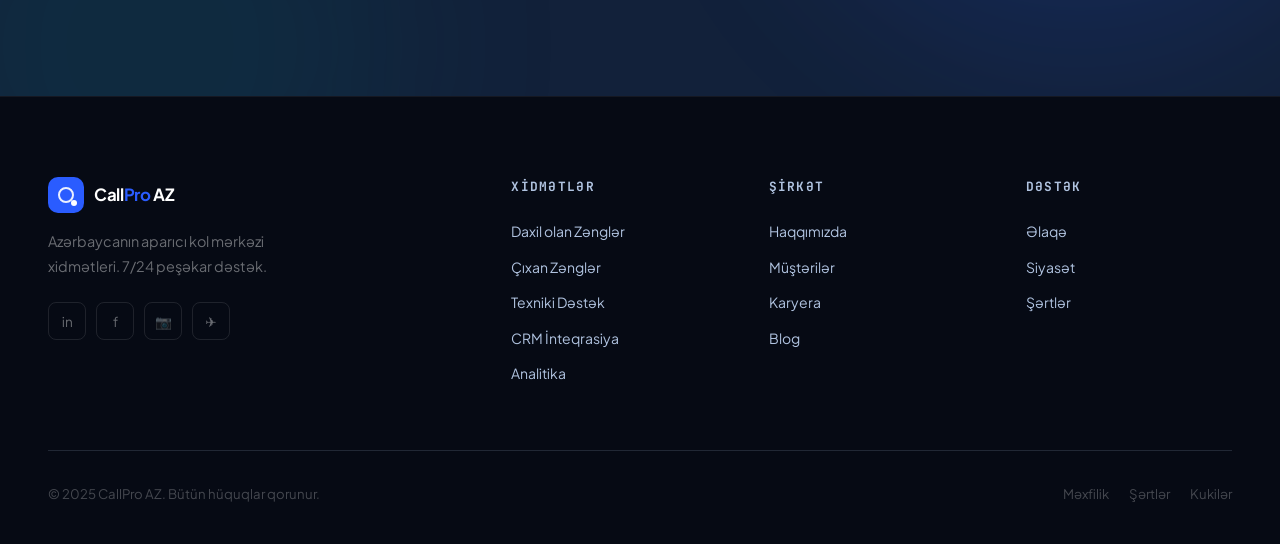
<file: services.html>
<!DOCTYPE html>
<html lang="az" data-theme="dark">
<head>
  <meta charset="UTF-8"/>
  <meta name="viewport" content="width=device-width, initial-scale=1.0"/>
  <meta name="description" data-i18n="page_description_services" content="CallPro AZ xidmətləri — daxil olan zənglər, çıxan zənglər, texniki dəstək, CRM inteqrasiyası, analitika."/>
  <title data-i18n="page_title_services">Xidmətlər — CallPro AZ</title>
  <link rel="preconnect" href="https://fonts.googleapis.com"/>
  <link rel="preconnect" href="https://fonts.gstatic.com" crossorigin/>
  <link href="https://fonts.googleapis.com/css2?family=Plus+Jakarta+Sans:wght@300;400;500;600;700;800&family=JetBrains+Mono:wght@400;500;600&display=swap" rel="stylesheet"/>
  <link rel="stylesheet" href="css/variables.css"/>
  <link rel="stylesheet" href="css/nav.css"/>
  <link rel="stylesheet" href="css/sections.css"/>
  <link rel="stylesheet" href="css/components.css"/>
  <link rel="stylesheet" href="css/responsive.css"/>

  <script>
    // Apply saved language early to avoid flicker
    (function() {
      const lang = localStorage.getItem('cp_lang') || 'az';
      document.documentElement.lang = lang === 'az' ? 'az' : lang === 'ru' ? 'ru' : 'en';
    })();
  </script>
  <style>
    /* ── Service Detail Cards ── */
    .svc-detail {
      display: grid;
      grid-template-columns: 1fr 1fr;
      gap: clamp(40px, 6vw, 100px);
      align-items: center;
    }
    .svc-detail--reverse { direction: rtl; }
    .svc-detail--reverse > * { direction: ltr; }
    .svc-detail__visual {
      position: relative;
      border-radius: var(--radius-xl);
      overflow: hidden;
      background: var(--bg-card);
      border: 1px solid var(--border);
      aspect-ratio: 4/3;
      display: flex;
      align-items: center;
      justify-content: center;
    }
    .svc-detail__icon-big {
      font-size: clamp(3rem, 8vw, 6rem);
      filter: drop-shadow(0 0 40px rgba(0,212,255,0.3));
      animation: iconFloat 4s ease-in-out infinite;
    }
    @keyframes iconFloat {
      0%,100%{ transform: translateY(0) scale(1); }
      50%    { transform: translateY(-12px) scale(1.05); }
    }
    .svc-detail__glow {
      position: absolute;
      inset: 0;
      background: radial-gradient(circle at center, rgba(0,212,255,0.08) 0%, transparent 70%);
    }
    .svc-detail__dots {
      position: absolute;
      inset: 0;
      background-image: radial-gradient(circle, rgba(255,255,255,0.06) 1px, transparent 1px);
      background-size: 28px 28px;
    }
    .svc-features-list { display: flex; flex-direction: column; gap: 12px; margin-top: 28px; }
    .svc-feat {
      display: flex; align-items: center; gap: 12px;
      padding: 14px 18px;
      background: var(--bg-card);
      border: 1px solid var(--border);
      border-radius: var(--radius-md);
      font-size: 0.9rem;
      transition: all var(--dur-fast) var(--ease);
    }
    .svc-feat:hover { border-color: rgba(0,212,255,0.25); transform: translateX(4px); cursor: crosshair; }
    .svc-feat-icon { font-size: 1.1rem; flex-shrink: 0; }

    /* ── Capability Chips ── */
    .cap-grid { display: flex; flex-wrap: wrap; gap: 10px; margin-top: 28px; }
    .cap-chip {
      padding: 8px 16px;
      border: 1.5px solid var(--border);
      border-radius: 100px;
      font-size: 0.8rem;
      font-weight: 600;
      color: var(--text-secondary);
      background: var(--bg-card);
      transition: all var(--dur-fast);
      font-family: var(--font-mono);
    }
    .cap-chip:hover { border-color: var(--accent); color: var(--accent); background: rgba(0,212,255,0.06); }

    /* ── Integration logos ── */
    .integrations-strip {
      display: flex; flex-wrap: wrap; gap: 12px;
      align-items: center; justify-content: center;
      padding: 48px 0;
    }
    .int-badge {
      padding: 12px 24px;
      background: var(--bg-card);
      border: 1px solid var(--border);
      border-radius: var(--radius-md);
      font-weight: 700;
      font-size: 0.875rem;
      font-family: var(--font-mono);
      color: var(--text-secondary);
      transition: all var(--dur-fast);
    }
    .int-badge:hover { border-color: var(--accent); color: var(--accent); transform: translateY(-2px); }

    /* ── Responsive ── */
    @media (max-width: 1023px) {
      .svc-detail { grid-template-columns: 1fr; }
      .svc-detail--reverse { direction: ltr; }
    }
    @media (max-width: 639px) {
      .svc-detail__visual { aspect-ratio: 3/2; }
    }
  </style>
</head>
<body>
<div class="loading-screen">
  <div class="loading-logo">
    <div class="loading-mark">
      <svg width="32" height="32" viewBox="0 0 32 32" fill="none">
        <circle cx="16" cy="13" r="7" stroke="white" stroke-width="2.5"/>
        <circle cx="23" cy="24" r="3" fill="white"/>
      </svg>
    </div>
    <div class="loading-bar"><div class="loading-bar-fill"></div></div>
  </div>
</div>
<div class="cursor-glow"></div>

<!-- NAV -->
<nav class="nav" id="mainNav">
  <div class="container">
    <div class="nav__inner">
      <a href="index.html" class="nav__logo">
        <div class="nav__logo-mark"></div>
        <span class="nav__logo-text">Call<span>Pro</span> AZ</span>
      </a>
      <ul class="nav__menu">
        <li><a href="index.html"    class="nav__link" data-i18n="nav_home">Ana Səhifə</a></li>
        <li><a href="services.html" class="nav__link" data-i18n="nav_services">Xidmətlər</a></li>
        <li><a href="about.html"    class="nav__link" data-i18n="nav_about">Haqqımızda</a></li>
        <!-- pricing link removed -->
        <li><a href="contact.html"  class="nav__link" data-i18n="nav_contact">Əlaqə</a></li>
      </ul>
      <div class="nav__controls">
        <label for="langSelect" class="sr-only">Language</label>
        <select id="langSelect" class="lang-select">
          <option value="az">Azərbaycanca (AZ)</option>
          <option value="en">English (EN)</option>
          <option value="ru">Русский (RU)</option>
        </select>
        <a href="contact.html" class="btn btn-primary btn-sm nav__cta" data-i18n="nav_cta">Pulsuz Konsultasiya</a>
      </div>
      <button class="nav__hamburger" aria-label="Menu"><span></span><span></span><span></span></button>
    </div>
  </div>
  <div class="nav__progress"></div>
</nav>
<div class="nav__mobile">
  <a href="index.html"    class="nav__mobile-link" data-i18n="nav_home">Ana Səhifə <span>→</span></a>
  <a href="services.html" class="nav__mobile-link" data-i18n="nav_services">Xidmətlər <span>→</span></a>
  <a href="about.html"    class="nav__mobile-link" data-i18n="nav_about">Haqqımızda <span>→</span></a>
  <!-- pricing mobile link removed -->
  <a href="contact.html"  class="nav__mobile-link" data-i18n="nav_contact">Əlaqə <span>→</span></a>
  <div class="nav__mobile-controls">
    <label for="langSelectMobile" class="sr-only">Language</label>
    <select id="langSelectMobile" class="lang-select">
      <option value="az">Azərbaycanca (AZ)</option>
      <option value="en">English (EN)</option>
      <option value="ru">Русский (RU)</option>
    </select>
    <a href="contact.html" class="btn btn-primary btn-sm" style="flex:1;justify-content:center" data-i18n="nav_cta">Konsultasiya</a>
  </div>
</div>

<!-- PAGE HERO -->
<section class="page-hero">
  <div class="hero__orb hero__orb--1"></div>
  <div class="hero__orb hero__orb--2"></div>
  <div class="hero__grid"></div>
  <div class="container page-hero__content">
    <div class="breadcrumb">
      <a href="index.html" data-i18n="nav_home">Ana Səhifə</a>
      <span>›</span>
      <span data-i18n="nav_services">Xidmətlər</span>
    </div>
    <span class="label reveal" style="color:rgba(0,212,255,0.8)" data-i18n="svc_label">Xidmətlərimiz</span>
    <h1 class="display-lg reveal stagger-1" style="color:#fff;margin:16px 0" data-i18n="svc_title">Biznesiniz üçün Tam Həll</h1>
    <p class="reveal stagger-2" data-i18n="svc_desc">Hər ölçüdə bizneslər üçün nəzərdə tutulmuş peşəkar kol mərkəzi xidmətləri.</p>
  </div>
</section>

<!-- SERVICE 1: INBOUND -->
<section class="section">
  <div class="container">
    <div class="svc-detail">
      <div class="svc-detail__visual reveal-left">
        <div class="svc-detail__dots"></div>
        <div class="svc-detail__glow"></div>
        <div class="svc-detail__icon-big">📞</div>
      </div>
      <div class="reveal-right">
        <span class="label" data-i18n="svc_1_label">Xidmət 01</span>
        <h2 class="display-sm" style="margin:16px 0 12px" data-i18n="svc_1_title">Daxil olan Zənglər</h2>
        <p style="color:var(--text-secondary);line-height:1.7" data-i18n="svc_1_desc">Müştəri sorğularını peşəkar şəkildə idarə edirik. Hər zəng vaxtında cavablanır.</p>
        <p style="color:var(--text-secondary);line-height:1.7;margin-top:12px" data-i18n="svc_1_extra">Müştəriləriniz sizinlə əlaqə saxladıqda, sertifikatlı operatorlarımız onları peşəkar şəkildə qarşılayır, suallarını həll edir, lazım olduqda müvafiq şöbəyə yönləndirir.</p>
        <ul class="svc-features-list">
          <li class="svc-feat" data-i18n="svc_1_feat_1"><span class="svc-feat-icon">⚡</span>Ortalama 8 saniyə cavab vaxtı</li>
          <li class="svc-feat" data-i18n="svc_1_feat_2"><span class="svc-feat-icon">🎯</span>İlk zənglə həll dərəcəsi 94%</li>
          <li class="svc-feat" data-i18n="svc_1_feat_3"><span class="svc-feat-icon">📊</span>Real vaxt dashboard monitorinqi</li>
          <li class="svc-feat" data-i18n="svc_1_feat_4"><span class="svc-feat-icon">🔄</span>IVR (avtomatik cavab) sistemi</li>
          <li class="svc-feat" data-i18n="svc_1_feat_5"><span class="svc-feat-icon">🎙</span>Bütün zənglərin qeydiyyatı</li>
        </ul>
        <a href="contact.html" class="btn btn-primary" style="margin-top:28px" data-i18n="nav_cta">Pulsuz Konsultasiya</a>
      </div>
    </div>
  </div>
</section>

<!-- SERVICE 2: OUTBOUND -->
<section class="section" style="background:var(--bg-card)">
  <div class="container">
    <div class="svc-detail svc-detail--reverse">
      <div class="svc-detail__visual reveal-right">
        <div class="svc-detail__dots"></div>
        <div class="svc-detail__glow" style="background:radial-gradient(circle at center,rgba(123,47,255,0.1) 0%,transparent 70%)"></div>
        <div class="svc-detail__icon-big">📤</div>
      </div>
      <div class="reveal-left">
        <span class="label" data-i18n="svc_2_label">Xidmət 02</span>
        <h2 class="display-sm" style="margin:16px 0 12px" data-i18n="svc_2_title">Çıxan Zənglər</h2>
        <p style="color:var(--text-secondary);line-height:1.7" data-i18n="svc_2_desc">Satış kampaniyaları, anketzlər və müştəri əlaqəsi üçün effektiv çıxan zəng xidməti.</p>
        <p style="color:var(--text-secondary);line-height:1.7;margin-top:12px" data-i18n="svc_2_extra">Hazır satış skriptləri, avtomatik zəng planlaması və detallı nəticə hesabatları ilə satış komandanızın effektivliyini kəskin artırın.</p>
        <ul class="svc-features-list">
          <li class="svc-feat" data-i18n="svc_2_feat_1"><span class="svc-feat-icon">📋</span>Xüsusi hazırlanmış satış skriptləri</li>
          <li class="svc-feat" data-i18n="svc_2_feat_2"><span class="svc-feat-icon">🤖</span>Avtomatik zəng sıralama sistemi</li>
          <li class="svc-feat" data-i18n="svc_2_feat_3"><span class="svc-feat-icon">📈</span>A/B testləri ilə konversiya artımı</li>
          <li class="svc-feat" data-i18n="svc_2_feat_4"><span class="svc-feat-icon">🗓</span>Optimal vaxt planlaması</li>
          <li class="svc-feat" data-i18n="svc_2_feat_5"><span class="svc-feat-icon">📑</span>Detallı kampaniya hesabatları</li>
        </ul>
        <a href="contact.html" class="btn btn-primary" style="margin-top:28px" data-i18n="nav_cta">Pulsuz Konsultasiya</a>
      </div>
    </div>
  </div>
</section>

<!-- SERVICE 3: TECH SUPPORT -->
<section class="section">
  <div class="container">
    <div class="svc-detail">
      <div class="svc-detail__visual reveal-left">
        <div class="svc-detail__dots"></div>
        <div class="svc-detail__glow" style="background:radial-gradient(circle at center,rgba(255,61,107,0.1) 0%,transparent 70%)"></div>
        <div class="svc-detail__icon-big">🛠</div>
      </div>
      <div class="reveal-right">
        <span class="label" data-i18n="svc_3_label">Xidmət 03</span>
        <h2 class="display-sm" style="margin:16px 0 12px" data-i18n="svc_3_title">Texniki Dəstək</h2>
        <p style="color:var(--text-secondary);line-height:1.7" data-i18n="svc_3_desc">Müştərilərinizin texniki problemlərini peşəkar mütəxəssislərimiz həll edir.</p>
        <p style="color:var(--text-secondary);line-height:1.7;margin-top:12px" data-i18n="svc_3_extra">Tier 1, Tier 2 və Tier 3 texniki dəstək səviyyələrini təmin edirik. Mürəkkəb texniki problemlər mütəxəssis komandamıza yönləndirilir.</p>
        <ul class="svc-features-list">
          <li class="svc-feat" data-i18n="svc_3_feat_1"><span class="svc-feat-icon">🔧</span>3 səviyyəli texniki dəstək (Tier 1-2-3)</li>
          <li class="svc-feat" data-i18n="svc_3_feat_2"><span class="svc-feat-icon">⏱</span>SLA ilə zəmanətli həll müddəti</li>
          <li class="svc-feat" data-i18n="svc_3_feat_3"><span class="svc-feat-icon">🎫</span>Bilet idarəetmə sistemi</li>
          <li class="svc-feat" data-i18n="svc_3_feat_4"><span class="svc-feat-icon">🖥</span>Uzaqdan masaüstü dəstək</li>
          <li class="svc-feat" data-i18n="svc_3_feat_5"><span class="svc-feat-icon">📚</span>Bilgi bazası yaradılması</li>
        </ul>
        <a href="contact.html" class="btn btn-primary" style="margin-top:28px" data-i18n="nav_cta">Pulsuz Konsultasiya</a>
      </div>
    </div>
  </div>
</section>

<!-- SERVICE 4: CRM -->
<section class="section" style="background:var(--bg-card)">
  <div class="container">
    <div class="svc-detail svc-detail--reverse">
      <div class="svc-detail__visual reveal-right">
        <div class="svc-detail__dots"></div>
        <div class="svc-detail__glow" style="background:radial-gradient(circle at center,rgba(34,197,94,0.1) 0%,transparent 70%)"></div>
        <div class="svc-detail__icon-big">🔗</div>
      </div>
      <div class="reveal-left">
        <span class="label" data-i18n="svc_4_label">Xidmət 04</span>
        <h2 class="display-sm" style="margin:16px 0 12px" data-i18n="svc_4_title">CRM İnteqrasiyası</h2>
        <p style="color:var(--text-secondary);line-height:1.7" data-i18n="svc_4_desc">Mövcud CRM sistemlərinizlə tam inteqrasiya. Bütün məlumatlar sinxronlaşdırılır.</p>
        <p style="color:var(--text-secondary);line-height:1.7;margin-top:12px" data-i18n="svc_4_extra">Müştəri məlumatları real vaxtda CRM-ə yazılır. Operatorlarımız zəng zamanı müştərinin tam tarixçəsini görür.</p>
        <div class="integrations-strip" style="justify-content:flex-start;padding:24px 0">
          <div class="int-badge">Salesforce</div>
          <div class="int-badge">Bitrix24</div>
          <div class="int-badge">HubSpot</div>
          <div class="int-badge">AmoCRM</div>
          <div class="int-badge">Zoho CRM</div>
          <div class="int-badge">Pipedrive</div>
        </div>
        <ul class="svc-features-list">
          <li class="svc-feat" data-i18n="svc_4_feat_1"><span class="svc-feat-icon">🔄</span>İki istiqamətli real vaxt sinxronizasiya</li>
          <li class="svc-feat" data-i18n="svc_4_feat_2"><span class="svc-feat-icon">📊</span>Avtomatik lead yaradılması</li>
          <li class="svc-feat" data-i18n="svc_4_feat_3"><span class="svc-feat-icon">🏷</span>Zəng teqləmə və kateqoriyalaşdırma</li>
        </ul>
        <a href="contact.html" class="btn btn-primary" style="margin-top:28px" data-i18n="nav_cta">Pulsuz Konsultasiya</a>
      </div>
    </div>
  </div>
</section>

<!-- SERVICE 5: ANALYTICS -->
<section class="section">
  <div class="container">
    <div class="svc-detail">
      <div class="svc-detail__visual reveal-left">
        <div class="svc-detail__dots"></div>
        <div class="svc-detail__glow" style="background:radial-gradient(circle at center,rgba(251,146,60,0.1) 0%,transparent 70%)"></div>
        <div class="svc-detail__icon-big">📊</div>
      </div>
      <div class="reveal-right">
        <span class="label" data-i18n="svc_5_label">Xidmət 05</span>
        <h2 class="display-sm" style="margin:16px 0 12px" data-i18n="svc_6_title">Analitika & Hesabat</h2>
        <p style="color:var(--text-secondary);line-height:1.7" data-i18n="svc_6_desc">Real vaxt hesabatları, zəng analitikası və performans monitorinqi.</p>
        <p style="color:var(--text-secondary);line-height:1.7;margin-top:12px" data-i18n="svc_5_extra">Hər zəngin analizi, operator performansı, pik saatlar, müştəri məmnuniyyəti skoru — hamısı bir dashboardda.</p>
        <div class="cap-grid">
          <div class="cap-chip" data-i18n="svc_5_chip_1">Real Vaxt KPI</div>
          <div class="cap-chip" data-i18n="svc_5_chip_2">Operator Reytinqi</div>
          <div class="cap-chip" data-i18n="svc_5_chip_3">Saatlıq Hesabat</div>
          <div class="cap-chip" data-i18n="svc_5_chip_4">NPS Ölçümü</div>
          <div class="cap-chip" data-i18n="svc_5_chip_5">Trend Analizi</div>
          <div class="cap-chip" data-i18n="svc_5_chip_6">Export PDF/XLS</div>
        </div>
        <a href="contact.html" class="btn btn-primary" style="margin-top:28px" data-i18n="nav_cta">Pulsuz Konsultasiya</a>
      </div>
    </div>
  </div>
</section>

<!-- CTA -->
<section class="cta-section">
  <div class="hero__orb hero__orb--1"></div>
  <div class="hero__orb hero__orb--2"></div>
  <div class="container cta-section__content">
    <span class="label reveal" style="color:rgba(0,212,255,0.8)" data-i18n="services_cta_label">Hazırsınız?</span>
    <h2 class="display-md reveal stagger-1" data-i18n="cta_title">Biznesinizi Növbəti Səviyyəyə Çıxarın</h2>
    <p class="reveal stagger-2" data-i18n="cta_desc">Pulsuz konsultasiya alın, 30 günlük sınaq müddəti ilə başlayın.</p>
    <div class="cta-actions reveal stagger-3">
      <a href="contact.html" class="btn btn-primary btn-lg" data-i18n="cta_btn1">Pulsuz Başlayın</a>
    </div>
  </div>
</section>

<!-- FOOTER -->
<footer class="footer">
  <div class="container">
    <div class="footer__grid">
      <div>
        <a href="index.html" class="nav__logo"><div class="nav__logo-mark"></div><span class="nav__logo-text" style="color:#fff">Call<span>Pro</span> AZ</span></a>
        <p class="footer__brand-desc" data-i18n="footer_desc">Azərbaycanın aparıcı kol mərkəzi xidmətleri. 7/24 peşəkar dəstək.</p>
        <div class="footer__socials">
          <a href="#" class="footer__social">in</a><a href="#" class="footer__social">f</a><a href="#" class="footer__social">📷</a><a href="#" class="footer__social">✈</a>
        </div>
      </div>
      <div>
        <div class="footer__col-title" data-i18n="footer_col1">Xidmətlər</div>
        <ul class="footer__links">
          <li><a href="services.html" class="footer__link" data-i18n="footer_l1">Daxil olan Zənglər</a></li>
          <li><a href="services.html" class="footer__link" data-i18n="footer_l2">Çıxan Zənglər</a></li>
          <li><a href="services.html" class="footer__link" data-i18n="footer_l3">Texniki Dəstək</a></li>
          <li><a href="services.html" class="footer__link" data-i18n="footer_l4">CRM İnteqrasiya</a></li>
          <li><a href="services.html" class="footer__link" data-i18n="footer_l5">Analitika</a></li>
        </ul>
      </div>
      <div>
        <div class="footer__col-title" data-i18n="footer_col2">Şirkət</div>
        <ul class="footer__links">
          <li><a href="about.html"   class="footer__link" data-i18n="footer_m1">Haqqımızda</a></li>
          <li><a href="about.html"   class="footer__link" data-i18n="footer_m2">Müştərilər</a></li>
          <li><a href="#"            class="footer__link" data-i18n="footer_m3">Karyera</a></li>
          <li><a href="#"            class="footer__link" data-i18n="footer_m4">Blog</a></li>
        </ul>
      </div>
      <div>
        <div class="footer__col-title" data-i18n="footer_col3">Dəstək</div>
        <ul class="footer__links">
          <li><a href="contact.html" class="footer__link" data-i18n="nav_contact">Əlaqə</a></li>
          <li><a href="#"            class="footer__link" data-i18n="footer_n4">Siyasət</a></li>
          <li><a href="#"            class="footer__link" data-i18n="footer_n5">Şərtlər</a></li>
        </ul>
      </div>
    </div>
    <div class="footer__bottom">
      <span class="footer__copyright" data-i18n="footer_copy">© 2025 CallPro AZ. Bütün hüquqlar qorunur.</span>
      <div class="footer__legal">
        <a href="#" data-i18n="footer_priv">Məxfilik</a>
        <a href="#" data-i18n="footer_terms">Şərtlər</a>
        <a href="#" data-i18n="footer_cookies">Kukilər</a>
      </div>
    </div>
  </div>
</footer>

<div class="cookies-banner">
  <p data-i18n="cookie_text">Saytımız təcrübənizi yaxşılaşdırmaq üçün kukilər istifadə edir.</p>
  <div class="cookies-actions">
    <button class="btn btn-sm btn-ghost cookie-decline" data-i18n="cookie_decline">İmtina et</button>
    <button class="btn btn-sm btn-primary cookie-accept" data-i18n="cookie_accept">Qəbul et</button>
  </div>
</div>
<button class="scroll-top" aria-label="Scroll to top">↑</button>

<script src="js/translations.js"></script>
<script src="js/app.js"></script>
</body>
</html>
</file>
<file: css/variables.css>
/* ============================================================
   VARIABLES & BASE — CallPro AZ
   ============================================================ */



   
@import url('https://fonts.googleapis.com/css2?family=Plus+Jakarta+Sans:wght@300;400;500;600;700;800&family=JetBrains+Mono:wght@400;500;600&display=swap');

:root {
  /* Brand Colors */
  --accent:        #2A5CFF;
  --accent-2:      #006D6B;
  --accent-3:      #4B72FF;

  /* Light Theme */
  --bg:            #0A192F;
  --bg-card:       #12213A;
  --bg-glass:      rgba(15,22,44,0.80);
  --text-primary:  #E0E0E0;
  --text-secondary:#B0C3E0;
  --text-muted:    #8AA0BC;
  --border:        rgba(176,196,225,0.16);
  --shadow-sm:     0 2px 14px rgba(0,0,0,0.24);
  --shadow-md:     0 10px 50px rgba(0,0,0,0.36);
  --shadow-lg:     0 24px 90px rgba(0,0,0,0.55);
  --nav-bg:        rgba(8,14,32,0.92);

  /* Solid accents */
  --grad-accent:   #2A5CFF;
  --grad-warm:     #006D6B;
  --grad-hero:     #0A192F;

  /* Typography */
  --font-display:  'Plus Jakarta Sans', system-ui, -apple-system, 'Segoe UI', Roboto, Arial, sans-serif;
  --font-body:     'Plus Jakarta Sans', system-ui, -apple-system, 'Segoe UI', Roboto, Arial, sans-serif;
  --font-mono:     'JetBrains Mono', monospace;

  /* Spacing */
  --radius-sm:     8px;
  --radius-md:     16px;
  --radius-lg:     24px;
  --radius-xl:     40px;

  /* Transitions */
  --ease:          cubic-bezier(0.23, 1, 0.32, 1);
  --ease-bounce:   cubic-bezier(0.34, 1.56, 0.64, 1);
  --dur-fast:      0.2s;
  --dur-med:       0.4s;
  --dur-slow:      0.8s;

  /* Nav */
  --nav-h:         72px;
}

[data-theme="dark"] {
  --bg:            #070B15;
  --bg-card:       #111827;
  --bg-glass:      rgba(12,17,31,0.80);
  --text-primary:  #F8FAFC;
  --text-secondary:#9FB4D1;
  --text-muted:    #6F829C;
  --border:        rgba(148,163,184,0.14);
  --shadow-sm:     0 2px 12px rgba(0,0,0,0.28);
  --shadow-md:     0 8px 40px rgba(0,0,0,0.38);
  --shadow-lg:     0 20px 80px rgba(0,0,0,0.55);
  --nav-bg:        rgba(7,11,21,0.92);
}



/* ============================================================
   RESET & BASE
   ============================================================ */
*, *::before, *::after { box-sizing: border-box; margin: 0; padding: 0; }

html {
  scroll-behavior: smooth;
  font-size: 16px;
}

body {
  font-family: var(--font-body);
  background: var(--bg);
  color: var(--text-primary);
  line-height: 1.6;
  overflow-x: hidden;
  width: 100%;
  position: relative; /* Помогает зафиксировать систему координат */
  transition: background var(--dur-med) var(--ease),
              color var(--dur-med) var(--ease);
}

img { max-width: 100%; display: block; }
a { color: inherit; text-decoration: none; }
button { cursor: pointer; font-family: var(--font-body); border: none; background: none; }
ul { list-style: none; }

/* ============================================================
   TYPOGRAPHY
   ============================================================ */
h1,h2,h3,h4,h5,h6 { font-family: var(--font-display); font-weight: 700; line-height: 1.1; }

.display-xl { font-size: clamp(3.2rem, 8vw, 8rem); letter-spacing: -0.03em; }
.display-lg { font-size: clamp(2.4rem, 5vw, 5.5rem); letter-spacing: -0.02em; }
.display-md { font-size: clamp(1.8rem, 3.5vw, 3.2rem); letter-spacing: -0.015em; }
.display-sm { font-size: clamp(1.4rem, 2.5vw, 2.2rem); }

.label {
  font-family: var(--font-mono);
  font-size: 0.75rem;
  letter-spacing: 0.12em;
  text-transform: uppercase;
  color: var(--accent);
  font-weight: 500;
}

/* ============================================================
   LAYOUT UTILITIES
   ============================================================ */
.container { width: 100%; max-width: 1280px; margin: 0 auto; padding: 0 24px; }
.container--wide { max-width: 1440px; }
.section { padding: 120px 0; }
.section--sm { padding: 80px 0; }

.grid { display: grid; gap: 24px; }
.grid-2 { grid-template-columns: repeat(2, 1fr); }
.grid-3 { grid-template-columns: repeat(3, 1fr); }
.grid-4 { grid-template-columns: repeat(4, 1fr); }

.flex { display: flex; }
.flex-center { display: flex; align-items: center; justify-content: center; }
.flex-between { display: flex; align-items: center; justify-content: space-between; }
.flex-col { display: flex; flex-direction: column; }
.gap-8  { gap: 8px; }
.gap-16 { gap: 16px; }
.gap-24 { gap: 24px; }
.gap-40 { gap: 40px; }

/* ============================================================
   BUTTONS
   ============================================================ */
.btn {
  display: inline-flex;
  align-items: center;
  gap: 8px;
  padding: 14px 28px;
  border-radius: 100px;
  font-weight: 600;
  font-size: 0.95rem;
  transition: all var(--dur-fast) var(--ease);
  position: relative;
  overflow: hidden;
}
.btn::after {
  content: '';
  position: absolute;
  inset: 0;
  background: rgba(255,255,255,0.12);
  opacity: 0;
  transition: opacity var(--dur-fast);
}
.btn:hover::after { opacity: 1; }

.btn-primary {
  background: var(--btn-bg);
  color: var(--btn-text);
  box-shadow: 0 4px 24px rgba(42,92,255,0.30);
}
.btn-primary:hover {
  transform: translateY(-2px);
  box-shadow: 0 8px 40px rgba(42,92,255,0.45);
}

.btn-ghost {
  border: 1.5px solid var(--btn-border);
  color: var(--text-primary);
  background: var(--btn-bg-ghost);
  backdrop-filter: blur(12px);
}
.btn-ghost:hover {
  border-color: rgba(42,92,255,0.35);
  color: var(--text-primary);
  background: var(--btn-bg-ghost-hover);
  transform: translateY(-2px);
}

.btn-lg { padding: 18px 40px; font-size: 1.05rem; }
.btn-sm { padding: 10px 20px; font-size: 0.85rem; }

/* ============================================================
   CARDS
   ============================================================ */
.card {
  background: rgba(255,255,255,0.04);
  border: 1px solid rgba(255,255,255,0.10);
  border-radius: var(--radius-lg);
  padding: 32px;
  transition: all var(--dur-med) var(--ease);
  position: relative;
  overflow: hidden;
}
.card:hover {
  transform: translateY(-4px);
  box-shadow: var(--shadow-lg);
  border-color: rgba(0,212,255,0.20);
}
.card::before {
  content: '';
  position: absolute;
  top: 0; left: 0; right: 0;
  height: 1px;
  background: var(--grad-accent);
  opacity: 0;
  transition: opacity var(--dur-med);
}
.card:hover::before { opacity: 1; }

/* ============================================================
   GLASS EFFECT
   ============================================================ */
.glass {
  background: var(--bg-glass);
  backdrop-filter: blur(20px) saturate(180%);
  -webkit-backdrop-filter: blur(20px) saturate(180%);
  border: 1px solid var(--border);
}

/* ============================================================
   SECTION HEADER
   ============================================================ */
.section-header { text-align: center; margin-bottom: 64px; }
.section-header .label { margin-bottom: 16px; display: block; }
.section-header p { max-width: 560px; margin: 16px auto 0; color: var(--text-secondary); font-size: 1.1rem; }

/* ============================================================
   SCROLL REVEAL ANIMATIONS
   ============================================================ */
.reveal {
  opacity: 0;
  transform: translateY(40px);
  transition: opacity 0.7s var(--ease), transform 0.7s var(--ease);
}
.reveal.visible { opacity: 1; transform: none; }
.reveal-left  { opacity: 0; transform: translateX(-50px); transition: opacity 0.7s var(--ease), transform 0.7s var(--ease); }
.reveal-right { opacity: 0; transform: translateX(50px);  transition: opacity 0.7s var(--ease), transform 0.7s var(--ease); }
.reveal-left.visible,
.reveal-right.visible { opacity: 1; transform: none; }

.stagger-1 { transition-delay: 0.05s; }
.stagger-2 { transition-delay: 0.12s; }
.stagger-3 { transition-delay: 0.19s; }
.stagger-4 { transition-delay: 0.26s; }
.stagger-5 { transition-delay: 0.33s; }
.stagger-6 { transition-delay: 0.40s; }

/* ============================================================
   GRADIENT TEXT
   ============================================================ */
.grad-text {
  color: var(--accent);
}
.grad-text-warm {
  color: var(--accent-2);
}

/* ============================================================
   NOISE TEXTURE OVERLAY
   ============================================================ */
.noise::after {
  content: '';
  position: absolute;
  inset: 0;
  background-image: url("data:image/svg+xml,%3Csvg viewBox='0 0 256 256' xmlns='http://www.w3.org/2000/svg'%3E%3Cfilter id='noise'%3E%3CfeTurbulence type='fractalNoise' baseFrequency='0.9' numOctaves='4' stitchTiles='stitch'/%3E%3C/filter%3E%3Crect width='100%25' height='100%25' filter='url(%23noise)' opacity='0.04'/%3E%3C/svg%3E");
  pointer-events: none;
  z-index: 0;
}

/* ============================================================
   RESPONSIVE
   ============================================================ */
@media (max-width: 1024px) {
  .grid-4 { grid-template-columns: repeat(2, 1fr); }
  .grid-3 { grid-template-columns: repeat(2, 1fr); }
  .section { padding: 80px 0; }
}

@media (max-width: 768px) {
  .grid-2, .grid-3, .grid-4 { grid-template-columns: 1fr; }
  .section { padding: 60px 0; }
  .section-header { margin-bottom: 40px; }
  .container { padding: 0 16px; }
}

/* Значения по умолчанию (обычно темная тема) */
:root, [data-theme="dark"] {
  --bg: #0A192F;
  --bg-card: #12213A;
  --bg-glass: rgba(15,22,44,0.88);
  --text-primary: #E0E0E0;
  --text-secondary: #B0C3E0;
  --text-muted: #8AA0BC;
  --border: rgba(176,196,225,0.16);
  --accent: #2A5CFF;
  --accent-2: #006D6B;
  --accent-3: #4B72FF;
  --btn-text: #E0E0E0;
  --btn-bg: #2A5CFF;
  --btn-border: rgba(255,255,255,0.14);
  --btn-bg-ghost: rgba(255,255,255,0.05);
  --btn-bg-ghost-hover: rgba(255,255,255,0.08);
}

/* Переопределение для светлой темы */
[data-theme="light"] {
  --bg: #F3F6FB;
  --bg-card: #E8EDF4;
  --bg-glass: rgba(220,230,245,0.72);
  --text-primary: #1F2A3C;
  --text-secondary: #54657B;
  --text-muted: #7A89A0;
  --border: rgba(72,97,146,0.18);
  --accent: #2A5CFF;
  --accent-2: #006D6B;
  --accent-3: #4B72FF;
  --btn-text: #1F2A3C;
  --btn-bg: #2A5CFF;
  --btn-border: rgba(31,42,60,0.14);
  --btn-bg-ghost: rgba(31,42,60,0.06);
  --btn-bg-ghost-hover: rgba(31,42,60,0.10);
}
</file>
<file: css/nav.css>
/* ============================================================
   NAVIGATION
   ============================================================ */

.nav {
  position: fixed;
  top: 0; left: 0; right: 0;
  z-index: 1000;
  height: var(--nav-h);
  background: var(--nav-bg);
  backdrop-filter: blur(24px) saturate(180%);
  -webkit-backdrop-filter: blur(24px) saturate(180%);
  border-bottom: 1px solid rgba(148,163,184,0.12);
  transition: all var(--dur-med) var(--ease);
}

.nav.scrolled {
  box-shadow: var(--shadow-md);
}

.nav__inner {
  height: 100%;
  display: flex;
  align-items: center;
  justify-content: space-between;
  gap: 24px;
  margin-top: 12px;
}

/* Logo */
.nav__logo {
  display: flex;
  align-items: center;
  gap: 10px;
  flex-shrink: 0;
}

.nav__logo-mark {
  width: 36px;
  height: 36px;
  border-radius: 10px;
  background: var(--grad-accent);
  display: flex;
  align-items: center;
  justify-content: center;
  position: relative;
  overflow: hidden;
}

.nav__logo-mark::before {
  content: '';
  position: absolute;
  width: 16px;
  height: 16px;
  border: 2.5px solid rgba(255,255,255,0.9);
  border-radius: 50%;
}

.nav__logo-mark::after {
  content: '';
  position: absolute;
  bottom: 7px;
  right: 7px;
  width: 6px;
  height: 6px;
  background: #fff;
  border-radius: 50%;
}

.nav__logo-text {
  font-family: var(--font-display);
  font-weight: 700;
  font-size: 1.05rem;
  letter-spacing: -0.02em;
  color: white !important; 
}

.nav__logo-text span {
  background: var(--grad-accent);
  -webkit-background-clip: text;
  -webkit-text-fill-color: transparent;
  background-clip: text;
}

/* Menu */
.nav__menu {
  display: flex;
  align-items: center;
  gap: 4px;
}

.nav__link {
  position: relative;
  padding: 8px 14px;
  font-size: 0.95rem;
  font-weight: 500;
  color: var(--text-secondary);
  border-radius: 100px;
  transition: all var(--dur-fast) var(--ease);
}

.nav__link::after {
  content: '';
  position: absolute;
  bottom: 6px;
  left: 50%;
  transform: translateX(-50%) scaleX(0);
  width: 18px;
  height: 2px;
  border-radius: 2px;
  background: var(--accent);
  transition: transform var(--dur-fast) var(--ease-bounce);
}

.nav__link:hover,
.nav__link.active {
  color: var(--text-primary);
  background: rgba(255,255,255,0.05);
}

.nav__link.active::after,
.nav__link:hover::after {
  transform: translateX(-50%) scaleX(1);
}

/* Right controls */
.nav__controls {
  display: flex;
  align-items: center;
  gap: 12px;
  flex-shrink: 0;
}


/* Language select (native) */
.lang-select {
  padding: 8px 12px;
  border-radius: 8px;
  border: 1.5px solid var(--border);
  background: var(--bg-glass);
  color: var(--text-primary);
  font-weight: 600;
}

/* Accessibility: visually hidden label */
.sr-only { position: absolute !important; width: 1px; height: 1px; padding: 0; margin: -1px; overflow: hidden; clip: rect(0,0,0,0); white-space: nowrap; border: 0; }

/* CTA button */
.nav__cta { display: inline-flex; }

/* Hamburger */
.nav__hamburger {
  display: none;
  flex-direction: column;
  gap: 5px;
  padding: 10px;
  border-radius: var(--radius-sm);
  border: 1.5px solid var(--border);
  background: var(--bg-glass);
}

.nav__hamburger span {
  width: 22px;
  height: 2px;
  background: var(--text-primary);
  border-radius: 2px;
  transition: all var(--dur-fast) var(--ease);
  display: block;
}

.nav__hamburger.open span:nth-child(1) { transform: translateY(7px) rotate(45deg); }
.nav__hamburger.open span:nth-child(2) { opacity: 0; transform: scaleX(0); }
.nav__hamburger.open span:nth-child(3) { transform: translateY(-7px) rotate(-45deg); }

/* Mobile menu */
.nav__mobile {
  position: fixed;
  top: var(--nav-h);
  left: 0;
  right: 0;
  bottom: 0;
  background: var(--bg-card);
  z-index: 999;
  padding: 32px 24px;
  display: flex;
  flex-direction: column;
  gap: 8px;
  opacity: 0;
  transform: translateX(100%);
  pointer-events: none;
  transition: all var(--dur-med) var(--ease);
  overflow-y: auto;
}

.nav__mobile.open {
  opacity: 1;
  transform: none;
  pointer-events: all;
}

.nav__mobile-link {
  padding: 16px 20px;
  border-radius: var(--radius-md);
  font-size: 1.1rem;
  font-weight: 600;
  color: var(--text-secondary);
  border: 1px solid var(--border);
  transition: all var(--dur-fast) var(--ease);
  display: flex;
  align-items: center;
  justify-content: space-between;
}

.nav__mobile-link:hover,
.nav__mobile-link.active {
  background: rgba(0,212,255,0.08);
  color: var(--accent);
  border-color: var(--accent);
}

.nav__mobile-controls {
  display: flex;
  align-items: center;
  gap: 12px;
  margin-top: 16px;
  padding-top: 24px;
  border-top: 1px solid var(--border);
}

/* Progress bar */
.nav__progress {
  position: absolute;
  bottom: -1px;
  left: 0;
  height: 2px;
  background: var(--grad-accent);
  width: 0%;
  transition: width 0.1s linear;
}

/* Responsive */
@media (max-width: 960px) {
  .nav__menu { display: none; }
  .nav__cta { display: none; }
  .nav__hamburger { display: flex; }
}

@media (max-width: 480px) {
  .nav__logo-text { display: none; }
}
</file>
<file: css/sections.css>
/* ============================================================
   HERO SECTION
   ============================================================ */

.hero {
  min-height: 100vh;
  position: relative;
  display: flex;
  align-items: center;
  overflow: hidden;
  background: var(--bg);
  padding-top: var(--nav-h);
  overflow-x: hidden;
}

/* Принудительно ограничиваем ширину всех блоков */
.hero, .hero_content, .container {
    max-width: 100vw !important;
    overflow: hidden !important;
}

.hero__bg {
  position: absolute;
  inset: 0;
  z-index: 0;
}

/* Animated orbs */
.hero__orb {
  position: absolute;
  border-radius: 50%;
  filter: blur(80px);
  animation: orbFloat 12s ease-in-out infinite;
}

.hero__orb--1 {
  width: 600px; height: 600px;
  background: rgba(42,92,255,0.12);
  top: -200px; right: -100px;
  animation-delay: 0s;
}

.hero__orb--2 {
  width: 500px; height: 500px;
  background: rgba(0,109,107,0.12);
  bottom: -200px; left: -100px;
  animation-delay: -4s;
}

.hero__orb--3 {
  width: 300px; height: 300px;
  background: rgba(42,92,255,0.08);
  top: 50%; left: 40%;
  transform: translate(-50%, -50%);
  animation-delay: -8s;
}

@keyframes orbFloat {
  0%, 100% { transform: translateY(0) scale(1); }
  33%       { transform: translateY(-30px) scale(1.05); }
  66%       { transform: translateY(20px) scale(0.97); }
}

/* Grid overlay */
.hero__grid {
  position: absolute;
  inset: 0;
  background: transparent;
}

.hero__content {
  position: relative;
  z-index: 1;
  padding: 80px 0;
}

.hero__layout {
  display: grid;
  grid-template-columns: 1fr 1fr;
  gap: 80px;
  align-items: center;
}

.hero__badge {
  display: inline-flex;
  align-items: center;
  gap: 8px;
  padding: 8px 18px;
  background: rgba(255,255,255,0.06);
  border: 1px solid rgba(255,255,255,0.12);
  border-radius: 999px;
  margin-bottom: 28px;
}

.hero__badge-dot {
  width: 10px; height: 10px;
  border-radius: 50%;
  background: var(--accent);
  animation: pulse 2s ease-in-out infinite;
}

.hero__badge-text {
  font-family: var(--font-mono);
  font-size: 0.72rem;
  letter-spacing: 0.08em;
  color: var(--text-secondary);
  text-transform: uppercase;
}

@keyframes pulse {
  0%, 100% { box-shadow: 0 0 0 0 rgba(0,212,255,0.5); }
  50%       { box-shadow: 0 0 0 6px rgba(0,212,255,0); }
}

.hero__title {
  font-size: clamp(3rem, 6vw, 6.5rem);
  font-weight: 800;
  letter-spacing: -0.03em;
  line-height: 1;
  color: var(--text-primary);
  margin-bottom: 24px;
  text-shadow: 0 22px 45px rgba(0,0,0,0.18);
}

.hero__title .line { display: block; overflow: hidden;  font-size: clamp(2.4rem, 16.5vw, 6.5rem);
  line-height: 1.5; font-weight: inherit; letter-spacing: inherit;  color: inherit; }
.hero__title .line span {
  display: block;
  transform: translateY(100%);
  animation: slideUp 0.8s var(--ease) forwards;
}
.hero__title .line:nth-child(2) span { animation-delay: 0.1s; }
.hero__title .line:nth-child(3) span { animation-delay: 0.2s; }

@keyframes slideUp {
  to { transform: translateY(0); }
}

.hero__desc {
  color: rgba(240,242,247,0.65);
  font-size: clamp(1rem, 1.5vw, 1.15rem);
  line-height: 1.7;
  margin-bottom: 40px;
  max-width: 480px;
  animation: fadeIn 1s var(--ease) 0.4s both;
}

@keyframes fadeIn {
  from { opacity: 0; transform: translateY(20px); }
  to   { opacity: 1; transform: none; }
}

.hero__actions {
  display: flex;
  gap: 16px;
  flex-wrap: wrap;
  animation: fadeIn 1s var(--ease) 0.55s both;
}

.hero__stats {
  display: grid;
  grid-template-columns: repeat(3, 1fr);
  gap: 1px;
  background: rgba(255,255,255,0.06);
  border-radius: var(--radius-xl);
  overflow: hidden;
  margin-top: 48px;
  animation: fadeIn 1s var(--ease) 0.7s both;
}

.hero__stat {
  padding: 26px 22px;
  background: rgba(255,255,255,0.04);
  text-align: center;
}

.hero__stat-num {
  font-family: var(--font-display);
  font-size: 2.4rem;
  font-weight: 800;
  color: #fff;
  line-height: 1;
  background: var(--grad-accent);
  -webkit-background-clip: text;
  -webkit-text-fill-color: transparent;
  background-clip: text;
}

.hero__stat-label {
  font-size: 0.8rem;
  color: var(--text-secondary);
  margin-top: 6px;
  font-family: var(--font-mono);
  letter-spacing: 0.06em;
  text-transform: uppercase;
}

/* Hero visual - phone mockup + floating cards */
.hero__visual {
  position: relative;
  display: flex;
  align-items: center;
  justify-content: center;
  animation: fadeIn 1.2s var(--ease) 0.3s both;
  max-width: 580px;
}

.hero__phone {
  width: 280px;
  height: 560px;
  background: #0D203D;
  border-radius: 42px;
  border: 1px solid rgba(255,255,255,0.10);
  box-shadow:
    0 35px 90px rgba(0,0,0,0.38),
    inset 0 1px 1px rgba(255,255,255,0.06);
  position: relative;
  overflow: hidden;
  animation: phoneFloat 6s ease-in-out infinite;
}

@keyframes phoneFloat {
  0%, 100% { transform: translateY(0) rotate(-2deg); }
  50%       { transform: translateY(-20px) rotate(-2deg); }
}

.hero__phone-screen {
  position: absolute;
  inset: 16px;
  border-radius: 28px;
  background: rgba(255,255,255,0.04);
  overflow: hidden;
  padding: 20px;
}

.hero__phone-header {
  display: flex;
  align-items: center;
  gap: 8px;
  margin-bottom: 20px;
}

.hero__phone-avatar {
  width: 32px;
  height: 32px;
  border-radius: 50%;
  background: var(--grad-accent);
  flex-shrink: 0;
}

.hero__phone-info { flex: 1; }

.hero__phone-name {
  font-size: 0.7rem;
  font-weight: 600;
  color: rgba(255,255,255,0.9);
}

.hero__phone-status {
  font-size: 0.6rem;
  color: #00D4FF;
  display: flex;
  align-items: center;
  gap: 4px;
}

.hero__phone-status::before {
  content: '';
  width: 5px;
  height: 5px;
  border-radius: 50%;
  background: #22c55e;
}

.hero__msg {
  padding: 10px 14px;
  border-radius: 14px;
  font-size: 0.65rem;
  line-height: 1.5;
  max-width: 85%;
  margin-bottom: 10px;
  animation: msgAppear 0.4s var(--ease-bounce) both;
}

.hero__msg--in {
  background: rgba(255,255,255,0.08);
  color: var(--text-primary);
  border-bottom-left-radius: 4px;
}

.hero__msg--out {
  background: var(--grad-accent);
  color: #fff;
  margin-left: auto;
  border-bottom-right-radius: 4px;
}

@keyframes msgAppear {
  from { opacity: 0; transform: scale(0.8) translateY(10px); }
  to   { opacity: 1; transform: none; }
}

.hero__msg:nth-child(3) { animation-delay: 0.8s; }
.hero__msg:nth-child(4) { animation-delay: 1.4s; }
.hero__msg:nth-child(5) { animation-delay: 2.0s; }

/* Floating cards */
.hero__float-card {
  position: absolute;
  background: rgba(12,18,34,0.92);
  backdrop-filter: blur(18px);
  border: 1px solid rgba(255,255,255,0.12);
  border-radius: var(--radius-xl);
  padding: 18px 22px;
  white-space: nowrap;
  box-shadow: 0 30px 70px rgba(0,0,0,0.28);
}

.hero__float-card--1 {
  top: 10%;
  right: -10%;
  animation: float1 5s ease-in-out infinite;
}

.hero__float-card--2 {
  bottom: 15%;
  left: -10%;
  animation: float2 7s ease-in-out infinite;
}

@keyframes float1 {
  0%, 100% { transform: translateY(0); }
  50%       { transform: translateY(-12px); }
}

@keyframes float2 {
  0%, 100% { transform: translateY(0); }
  50%       { transform: translateY(10px); }
}

.hero__float-label {
  font-size: 0.68rem;
  color: rgba(255,255,255,0.5);
  font-family: var(--font-mono);
  text-transform: uppercase;
  letter-spacing: 0.08em;
  margin-bottom: 4px;
}

.hero__float-value {
  font-family: var(--font-display);
  font-size: 1.4rem;
  font-weight: 700;
  color: #fff;
}

.hero__float-sub {
  font-size: 0.7rem;
  color: #22c55e;
  display: flex;
  align-items: center;
  gap: 3px;
  margin-top: 2px;
}

/* Scroll indicator */
.hero__scroll {
  position: absolute;
  bottom: 10px;
  left: 50%;
  transform: translateX(-50%);
  display: flex;
  flex-direction: column;
  align-items: center;
  gap: 8px;
  animation: fadeIn 1s var(--ease) 1.2s both;
  cursor: pointer;
}

.hero__scroll-text {
  font-family: var(--font-mono);
  font-size: 0.7rem;
  letter-spacing: 0.1em;
  text-transform: uppercase;
  color: rgba(255,255,255,0.35);
}

.hero__scroll-line {
  width: 1px;
  height: 48px;
  background: rgba(255,255,255,0.18);
  position: relative;
  overflow: hidden;
}

.hero__scroll-line::after {
  content: '';
  position: absolute;
  top: -100%;
  width: 100%;
  height: 100%;
  background: rgba(42,92,255,0.75);
  animation: scrollLine 2s ease-in-out infinite;
}

@keyframes scrollLine {
  0%   { top: -100%; }
  100% { top: 100%; }
}

/* Responsive Hero */
@media (max-width: 1024px) {
  .hero__layout { grid-template-columns: 1fr; text-align: center; gap: 60px; }
  .hero__desc { margin: 0 auto 40px; }
  .hero__actions { justify-content: center; }
  .hero__stats { max-width: 480px; margin: 48px auto 0; }
  .hero__visual { display: none; }
}

/* ============================================================
   SERVICES SECTION
   ============================================================ */

.services { background: var(--bg); }

.service-card {
  position: relative;
  padding: 36px 30px;
  border-radius: var(--radius-lg);
  background: rgba(255,255,255,0.03);
  border: 1px solid rgba(255,255,255,0.10);
  overflow: hidden;
  transition: transform var(--dur-med) var(--ease), box-shadow var(--dur-med) var(--ease);
  cursor: default;
}

.service-card::before {
  content: '';
  position: absolute;
  inset: 0;
  background: rgba(42,92,255,0.06);
  opacity: 0;
  transition: opacity var(--dur-med);
}

.service-card:hover {
  transform: translateY(-8px);
  box-shadow: 0 28px 65px rgba(0,0,0,0.25);
  border-color: rgba(255,255,255,0.14);
}

.service-card:hover::before { opacity: 0.04; }

.service-card__icon {
  width: 52px;
  height: 52px;
  border-radius: 18px;
  display: flex;
  align-items: center;
  justify-content: center;
  margin-bottom: 22px;
  position: relative;
  z-index: 1;
  font-size: 1.4rem;
}

.service-card__icon--blue  { background: rgba(0,212,255,0.12); color: var(--accent); }
.service-card__icon--purple{ background: rgba(123,47,255,0.12); color: var(--accent-3); }
.service-card__icon--red   { background: rgba(255,61,107,0.12); color: var(--accent-2); }
.service-card__icon--green { background: rgba(34,197,94,0.12);  color: #22c55e; }
.service-card__icon--orange{ background: rgba(251,146,60,0.12); color: #fb923c; }
.service-card__icon--teal  { background: rgba(20,184,166,0.12); color: #14b8a6; }

.service-card__title {
  font-size: 1.15rem;
  font-weight: 700;
  margin-bottom: 12px;
  position: relative;
  z-index: 1;
}

.service-card__desc {
  font-size: 0.9rem;
  color: var(--text-secondary);
  line-height: 1.65;
  position: relative;
  z-index: 1;
}

.service-card__arrow {
  display: inline-flex;
  align-items: center;
  gap: 6px;
  margin-top: 20px;
  font-size: 0.85rem;
  font-weight: 600;
  color: var(--accent);
  position: relative;
  z-index: 1;
  transition: gap var(--dur-fast) var(--ease);
}

.service-card:hover .service-card__arrow { gap: 10px; }

/* ============================================================
   WHY US / FEATURES
   ============================================================ */

.why-us { background: var(--bg); }

.why-us__layout {
  display: grid;
  grid-template-columns: 1fr 1fr;
  gap: 80px;
  align-items: center;
}

.why-us__visual {
  position: relative;
}

.why-us__bg-card {
  width: 100%;
  aspect-ratio: 4/3;
  background: rgba(255,255,255,0.04);
  border-radius: var(--radius-xl);
  border: 1px solid rgba(255,255,255,0.10);
  overflow: hidden;
  position: relative;
}

.why-us__dashboard {
  position: absolute;
  inset: 24px;
  display: flex;
  flex-direction: column;
  gap: 16px;
}

.why-dash-row {
  display: flex;
  gap: 12px;
}

.why-dash-card {
  flex: 1;
  background: rgba(255,255,255,0.04);
  border-radius: var(--radius-md);
  padding: 18px;
  border: 1px solid rgba(255,255,255,0.10);
}

.why-dash-label {
  font-size: 0.68rem;
  font-family: var(--font-mono);
  text-transform: uppercase;
  letter-spacing: 0.08em;
  color: var(--text-muted);
  margin-bottom: 8px;
}

.why-dash-value {
  font-family: var(--font-display);
  font-size: 1.8rem;
  font-weight: 700;
  color: var(--accent);
}

.why-dash-bar-wrap {
  margin-top: 10px;
  height: 5px;
  background: rgba(255,255,255,0.08);
  border-radius: 999px;
  overflow: hidden;
}

.why-dash-bar {
  height: 100%;
  border-radius: 999px;
  background: var(--accent);
  animation: barGrow 1.5s var(--ease) 0.5s both;
}

.why-dash-bar {
  height: 100%;
  border-radius: 4px;
  background: var(--grad-accent);
  animation: barGrow 1.5s var(--ease) 0.5s both;
}

@keyframes barGrow {
  from { width: 0 !important; }
}

.why-dash-chart {
  flex: 2;
  background: var(--bg);
  border-radius: var(--radius-md);
  padding: 16px;
  border: 1px solid var(--border);
}

.why-dash-mini-bars {
  display: flex;
  align-items: flex-end;
  gap: 6px;
  height: 48px;
  margin-top: 8px;
}

.mini-bar {
  flex: 1;
  background: var(--grad-accent);
  border-radius: 3px 3px 0 0;
  opacity: 0.7;
  transition: opacity var(--dur-fast);
  animation: barUp 0.6s var(--ease-bounce) both;
}

.mini-bar:hover { opacity: 1; }
.mini-bar:nth-child(1) { height: 40%; animation-delay: 0.1s; }
.mini-bar:nth-child(2) { height: 70%; animation-delay: 0.15s; }
.mini-bar:nth-child(3) { height: 55%; animation-delay: 0.2s; }
.mini-bar:nth-child(4) { height: 90%; animation-delay: 0.25s; }
.mini-bar:nth-child(5) { height: 65%; animation-delay: 0.3s; }
.mini-bar:nth-child(6) { height: 80%; animation-delay: 0.35s; }
.mini-bar:nth-child(7) { height: 50%; animation-delay: 0.4s; }

@keyframes barUp {
  from { height: 0; opacity: 0; }
}

.why-features { list-style: none; margin-top: 32px; display: flex; flex-direction: column; gap: 16px; }

.why-feature {
  display: flex;
  gap: 16px;
  align-items: flex-start;
}

.why-feature__check {
  width: 24px;
  height: 24px;
  border-radius: 50%;
  background: rgba(0,212,255,0.12);
  color: var(--accent);
  display: flex;
  align-items: center;
  justify-content: center;
  flex-shrink: 0;
  font-size: 0.75rem;
  margin-top: 2px;
}

.why-feature__text strong { display: block; font-size: 0.95rem; margin-bottom: 2px; }
.why-feature__text span  { font-size: 0.85rem; color: var(--text-secondary); }

@media (max-width: 1024px) {
  .why-us__layout { grid-template-columns: 1fr; gap: 48px; }
}

/* ============================================================
   STATS SECTION
   ============================================================ */

.stats-section {
  background: rgba(255,255,255,0.02);
  border-top: 1px solid rgba(255,255,255,0.08);
  border-bottom: 1px solid rgba(255,255,255,0.08);
  padding: 80px 0;
}

.stats-grid {
  display: grid;
  grid-template-columns: repeat(4, 1fr);
  gap: 1px;
  background: var(--border);
  border-radius: var(--radius-lg);
  overflow: hidden;
}

.stat-item {
  background: rgba(255,255,255,0.04);
  padding: 48px 32px;
  text-align: center;
  position: relative;
  overflow: hidden;
  transition: background var(--dur-fast), transform var(--dur-fast);
}

.stat-item:hover {
  background: rgba(255,255,255,0.06);
  transform: translateY(-3px);
}

.stat-item::after {
  content: '';
  position: absolute;
  inset: 0;
  background: var(--grad-accent);
  opacity: 0;
  transition: opacity var(--dur-med);
}

.stat-item:hover::after { opacity: 0.03; }

.stat-num {
  font-family: var(--font-display);
  font-size: clamp(2.5rem, 4vw, 4rem);
  font-weight: 800;
  line-height: 1;
  background: var(--grad-accent);
  -webkit-background-clip: text;
  -webkit-text-fill-color: transparent;
  background-clip: text;
  margin-bottom: 8px;
}

.stat-label {
  font-size: 0.9rem;
  color: var(--text-secondary);
}

@media (max-width: 768px) {
  .stats-grid { grid-template-columns: repeat(2, 1fr); }
}

@media (max-width: 480px) {
  .stats-grid { grid-template-columns: 1fr; }
}

/* ============================================================
   PROCESS SECTION
   ============================================================ */

.process { background: var(--bg); }

.process-steps {
  display: grid;
  grid-template-columns: repeat(4, 1fr);
  gap: 24px;
  position: relative;
}

.process-steps::before {
  content: '';
  position: absolute;
  top: 28px;
  left: calc(12.5% + 28px);
  right: calc(12.5% + 28px);
  height: 1px;
  background: var(--grad-accent);
  opacity: 0.3;
}

.process-step { text-align: center; }

.process-step__num {
  width: 56px;
  height: 56px;
  border-radius: 50%;
  border: 2px solid var(--border);
  display: flex;
  align-items: center;
  justify-content: center;
  font-family: var(--font-display);
  font-weight: 700;
  font-size: 1.1rem;
  margin: 0 auto 20px;
  background: var(--bg-card);
  position: relative;
  z-index: 1;
  transition: all var(--dur-med) var(--ease);
}

.process-step:hover .process-step__num {
  border-color: var(--accent);
  color: var(--accent);
  box-shadow: 0 0 0 8px rgba(0,212,255,0.08);
}

.process-step__title { font-size: 1rem; font-weight: 700; margin-bottom: 8px; }
.process-step__desc  { font-size: 0.85rem; color: var(--text-secondary); line-height: 1.65; }

@media (max-width: 768px) {
  .process-steps { grid-template-columns: repeat(2, 1fr); }
  .process-steps::before { display: none; }
}

@media (max-width: 480px) {
  .process-steps { grid-template-columns: 1fr; }
}

/* ============================================================
   TESTIMONIALS
   ============================================================ */

.testimonials { background: var(--bg-card); }

.testimonials-track {
  display: grid;
  grid-template-columns: repeat(3, 1fr);
  gap: 24px;
}

.testimonial-card {
  background: var(--bg);
  border: 1px solid var(--border);
  border-radius: var(--radius-lg);
  padding: 32px;
  transition: all var(--dur-med) var(--ease);
}

.testimonial-card:hover {
  transform: translateY(-4px);
  box-shadow: var(--shadow-md);
  border-color: rgba(0,212,255,0.15);
}

.testimonial-stars {
  display: flex;
  gap: 4px;
  margin-bottom: 16px;
  color: #FBBF24;
  font-size: 0.9rem;
}

.testimonial-text {
  font-size: 0.95rem;
  line-height: 1.7;
  color: var(--text-secondary);
  margin-bottom: 24px;
  position: relative;
}

.testimonial-text::before {
  content: '"';
  position: absolute;
  top: -20px;
  left: -8px;
  font-size: 4rem;
  font-family: var(--font-display);
  color: var(--accent);
  opacity: 0.15;
  line-height: 1;
}

.testimonial-author { display: flex; align-items: center; gap: 12px; }

.testimonial-avatar {
  width: 44px;
  height: 44px;
  border-radius: 50%;
  display: flex;
  align-items: center;
  justify-content: center;
  font-weight: 700;
  font-size: 1rem;
  flex-shrink: 0;
  color: #fff;
}

.testimonial-name { font-weight: 600; font-size: 0.9rem; }
.testimonial-role { font-size: 0.8rem; color: var(--text-muted); }

@media (max-width: 1024px) {
  .testimonials-track { grid-template-columns: repeat(2, 1fr); }
}

@media (max-width: 640px) {
  .testimonials-track { grid-template-columns: 1fr; }
}

/* ============================================================
   PRICING
   ============================================================ */

.pricing { background: var(--bg); }

.pricing-grid {
  display: grid;
  grid-template-columns: repeat(3, 1fr);
  gap: 24px;
  align-items: start;
}

.pricing-card {
  background: var(--bg-card);
  border: 1px solid var(--border);
  border-radius: var(--radius-xl);
  padding: 40px 32px;
  position: relative;
  transition: all var(--dur-med) var(--ease);
}

.pricing-card--featured {
  border-color: var(--accent);
  box-shadow: 0 0 0 1px var(--accent), var(--shadow-lg);
  background: var(--bg-card);
  transform: scale(1.04);
}

.pricing-card:hover:not(.pricing-card--featured) {
  border-color: rgba(0,212,255,0.3);
  transform: translateY(-4px);
  box-shadow: var(--shadow-md);
}

.pricing-badge {
  position: absolute;
  top: -12px;
  left: 50%;
  transform: translateX(-50%);
  background: var(--grad-accent);
  color: #fff;
  font-size: 0.72rem;
  font-weight: 700;
  letter-spacing: 0.08em;
  text-transform: uppercase;
  padding: 4px 16px;
  border-radius: 100px;
  white-space: nowrap;
  font-family: var(--font-mono);
}

.pricing-name {
  font-family: var(--font-display);
  font-size: 1.3rem;
  font-weight: 700;
  margin-bottom: 8px;
}

.pricing-desc {
  font-size: 0.875rem;
  color: var(--text-secondary);
  margin-bottom: 24px;
}

.pricing-price {
  display: flex;
  align-items: baseline;
  gap: 4px;
  margin-bottom: 32px;
}

.pricing-currency { font-size: 1.2rem; font-weight: 700; color: var(--text-secondary); }
.pricing-amount   { font-family: var(--font-display); font-size: 3.5rem; font-weight: 800; line-height: 1; }
.pricing-period   { font-size: 0.875rem; color: var(--text-muted); }

.pricing-divider { border: none; border-top: 1px solid var(--border); margin: 24px 0; }

.pricing-features { display: flex; flex-direction: column; gap: 12px; margin-bottom: 32px; }

.pricing-feature {
  display: flex;
  align-items: center;
  gap: 10px;
  font-size: 0.875rem;
}

.pricing-feature-icon { font-size: 0.85rem; flex-shrink: 0; }
.pricing-feature--yes .pricing-feature-icon { color: #22c55e; }
.pricing-feature--no  .pricing-feature-icon { color: var(--text-muted); }
.pricing-feature--no  { color: var(--text-muted); }

@media (max-width: 1024px) {
  .pricing-grid { grid-template-columns: 1fr; max-width: 480px; margin: 0 auto; }
  .pricing-card--featured { transform: none; }
}

/* ============================================================
   FAQ
   ============================================================ */

.faq { background: var(--bg-card); }

.faq-layout {
  display: grid;
  grid-template-columns: 1fr 1.5fr;
  gap: 80px;
  align-items: start;
}

.faq-list { display: flex; flex-direction: column; gap: 8px; }

.faq-item {
  border: 1px solid var(--border);
  border-radius: var(--radius-md);
  overflow: hidden;
  background: var(--bg);
  transition: border-color var(--dur-fast);
}

.faq-item.open { border-color: rgba(0,212,255,0.25); }

.faq-q {
  padding: 20px 24px;
  display: flex;
  align-items: center;
  justify-content: space-between;
  gap: 16px;
  cursor: pointer;
  font-weight: 600;
  font-size: 0.95rem;
  transition: color var(--dur-fast);
}

.faq-item.open .faq-q { color: var(--accent); }

.faq-chevron {
  flex-shrink: 0;
  width: 24px;
  height: 24px;
  display: flex;
  align-items: center;
  justify-content: center;
  border-radius: 50%;
  background: var(--border);
  transition: all var(--dur-fast) var(--ease-bounce);
  color: var(--text-muted);
}

.faq-item.open .faq-chevron {
  background: rgba(0,212,255,0.12);
  color: var(--accent);
  transform: rotate(180deg);
}

.faq-a {
  max-height: 0;
  overflow: hidden;
  transition: max-height 0.4s var(--ease);
}

.faq-a-inner {
  padding: 0 24px 20px;
  font-size: 0.9rem;
  color: var(--text-secondary);
  line-height: 1.7;
}

@media (max-width: 1024px) {
  .faq-layout { grid-template-columns: 1fr; gap: 48px; }
}

/* ============================================================
   CTA SECTION
   ============================================================ */

.cta-section {
  position: relative;
  overflow: hidden;
  background: var(--bg-card);
  padding: 100px 0 120px;
}

.cta-section::before {
  content: '';
  position: absolute;
  inset: 0;
  background: transparent;
  pointer-events: none;
}

.cta-section .hero__orb { position: absolute; }
.cta-section__content { position: relative; z-index: 1; text-align: center; max-width: 780px; margin: 0 auto; padding: 0 24px; }

.cta-section h2 {
  color: #fff;
  margin-bottom: 20px;
  line-height: 1.05;
}

.cta-section p {
  color: rgba(240,242,247,0.7);
  font-size: 1.05rem;
  max-width: 520px;
  margin: 0 auto 36px;
}

.cta-actions { display: flex; gap: 16px; justify-content: center; flex-wrap: wrap; }

/* ============================================================
   FOOTER
   ============================================================ */

.footer {
  background: #060A14;
  border-top: 1px solid rgba(255,255,255,0.06);
  padding: 80px 0 40px;
}

.footer__grid {
  display: grid;
  grid-template-columns: 2fr 1fr 1fr 1fr;
  gap: 48px;
  margin-bottom: 64px;
}

.footer__brand-desc {
  font-size: 0.9rem;
  color: rgba(255,255,255,0.4);
  line-height: 1.7;
  margin-top: 16px;
  max-width: 280px;
}

.footer__socials {
  display: flex;
  gap: 10px;
  margin-top: 24px;
}

.footer__social {
  width: 38px;
  height: 38px;
  border-radius: var(--radius-sm);
  border: 1px solid rgba(255,255,255,0.1);
  display: flex;
  align-items: center;
  justify-content: center;
  color: rgba(255,255,255,0.4);
  font-size: 0.85rem;
  transition: all var(--dur-fast) var(--ease);
}

.footer__social:hover {
  border-color: var(--accent);
  color: var(--accent);
  background: rgba(0,212,255,0.08);
}

.footer__col-title {
  font-family: var(--font-display);
  font-size: 0.8rem;
  font-weight: 700;
  letter-spacing: 0.1em;
  text-transform: uppercase;
  color: var(--text-secondary);
  margin-bottom: 20px;
  font-family: var(--font-mono);
}

.footer__links { display: flex; flex-direction: column; gap: 10px; }

.footer__link {
  font-size: 0.875rem;
  color: var(--text-secondary);
  transition: color var(--dur-fast);
}

.footer__link:hover { color: var(--text-primary); }

.footer__bottom {
  padding-top: 32px;
  border-top: 1px solid var(--border);
  display: flex;
  justify-content: space-between;
  align-items: center;
  gap: 16px;
  flex-wrap: wrap;
}

.footer__copyright {
  font-size: 0.825rem;
  color: rgba(255,255,255,0.25);
}

.footer__legal {
  display: flex;
  gap: 20px;
}

.footer__legal a {
  font-size: 0.825rem;
  color: rgba(255,255,255,0.25);
  transition: color var(--dur-fast);
}

.footer__legal a:hover { color: rgba(255,255,255,0.6); }

@media (max-width: 1024px) {
  .footer__grid { grid-template-columns: 1fr 1fr; gap: 40px; }
}

@media (max-width: 640px) {
  .footer__grid { grid-template-columns: 1fr; }
  .footer__bottom { flex-direction: column; text-align: center; }
}
</file>
<file: css/components.css>
/* ============================================================
   FORM STYLES
   ============================================================ */

.form-group {
  display: flex;
  flex-direction: column;
  gap: 8px;
}

.form-label {
  font-size: 0.85rem;
  font-weight: 600;
  color: var(--text-secondary);
  letter-spacing: 0.02em;
}

.form-label span { color: var(--accent-2); }

.form-control {
  width: 100%;
  padding: 14px 18px;
  background: var(--bg);
  border: 1.5px solid var(--border);
  border-radius: var(--radius-md);
  font-family: var(--font-body);
  font-size: 0.95rem;
  color: var(--text-primary);
  transition: all var(--dur-fast) var(--ease);
  outline: none;
  -webkit-appearance: none;
}

.form-control::placeholder { color: var(--text-muted); }

.form-control:focus {
  border-color: var(--accent);
  box-shadow: 0 0 0 3px rgba(0,212,255,0.12);
  background: var(--bg-card);
}

.form-control.error {
  border-color: var(--accent-2);
  box-shadow: 0 0 0 3px rgba(255,61,107,0.10);
}

.form-error {
  font-size: 0.8rem;
  color: var(--accent-2);
  display: flex;
  align-items: center;
  gap: 4px;
}

textarea.form-control {
  resize: vertical;
  min-height: 120px;
}

select.form-control {
  background-image: url("data:image/svg+xml,%3Csvg xmlns='http://www.w3.org/2000/svg' width='16' height='16' viewBox='0 0 24 24' fill='none' stroke='%238A92A6' stroke-width='2'%3E%3Cpath d='M6 9l6 6 6-6'/%3E%3C/svg%3E");
  background-repeat: no-repeat;
  background-position: right 16px center;
  padding-right: 44px;
  cursor: pointer;
}

/* Form grid */
.form-grid { display: grid; gap: 20px; }
.form-grid-2 { grid-template-columns: repeat(2, 1fr); }

/* Checkbox / Radio */
.form-check {
  display: flex;
  align-items: flex-start;
  gap: 12px;
  cursor: pointer;
}

.form-check input[type="checkbox"],
.form-check input[type="radio"] {
  width: 20px;
  height: 20px;
  border: 2px solid var(--border);
  border-radius: var(--radius-sm);
  background: var(--bg);
  cursor: pointer;
  flex-shrink: 0;
  margin-top: 1px;
  appearance: none;
  -webkit-appearance: none;
  transition: all var(--dur-fast);
  display: flex;
  align-items: center;
  justify-content: center;
}

.form-check input[type="radio"] { border-radius: 50%; }

.form-check input:checked {
  background: var(--accent);
  border-color: var(--accent);
}

.form-check input[type="checkbox"]:checked::after {
  content: '✓';
  color: #fff;
  font-size: 0.7rem;
  font-weight: 700;
}

.form-check input[type="radio"]:checked::after {
  content: '';
  width: 8px;
  height: 8px;
  border-radius: 50%;
  background: #fff;
  display: block;
}

.form-check-label {
  font-size: 0.875rem;
  color: var(--text-secondary);
  line-height: 1.5;
}

.form-check-label a { color: var(--accent); text-decoration: underline; }

/* Range slider */
.form-range-wrap {
  display: flex;
  flex-direction: column;
  gap: 15px;
  padding: 40px 0 20px;
  width: 100%;
}

.range-inner-container {
  display: flex;
  align-items: center;
  position: relative;
  height: 60px;
}

/* Фоновая дорожка */
.range-inner-container::before {
  content: '';
  position: absolute;
  left: 0;
  right: 0;
  top: 50%;
  transform: translateY(-50%);
  height: 6px;
  background: rgba(226, 232, 240, 0.5);
  border-radius: 10px;
  z-index: 1;
}

/* Анимированная линия прогресса */
.liquid-progress {
  position: absolute;
  left: 0;
  top: 50%;
  height: 12px;
  background: var(--accent);
  border-radius: 10px;
  z-index: 2;
  transform: translateY(-50%);
  pointer-events: none;
}

@keyframes wave-pulse {
  0%, 100% { height: 8px; box-shadow: 0 0 10px rgba(59, 130, 246, 0.4); }
  50% { height: 18px; box-shadow: 0 0 25px rgba(59, 130, 246, 0.8); }
}

@keyframes liquid-flow {
  0% { background-position: 200% 0; }
  100% { background-position: 0% 0; }
}

/* Скрытый стандартный инпут */
input#fcalls {
  -webkit-appearance: none;
  width: 100%;
  height: 100%;
  background: transparent;
  position: relative;
  z-index: 5;
  cursor: pointer;
  outline: none;
}

/* Бегунок */
input#fcalls::-webkit-slider-thumb {
  -webkit-appearance: none;
  height: 32px;
  width: 32px;
  background: #fff;
  border: 4px solid #3b82f6;
  border-radius: 50%;
  box-shadow: 0 4px 15px rgba(59, 130, 246, 0.3);
  margin-top: 0;
  transition: all 0.3s cubic-bezier(0.34, 1.56, 0.64, 1);
}

input#fcalls:active::-webkit-slider-thumb {
  transform: scale(0.9) rotate(15deg);
}

/* Подсказка (Тултип) */
.range-tooltip {
  position: absolute;
  top: -45px;
  transform: translateX(-50%);
  background: rgba(59, 130, 246, 0.9);
  backdrop-filter: blur(4px);
  color: white;
  padding: 4px 10px;
  border-radius: 6px;
  font-size: 14px;
  font-weight: bold;
  z-index: 20;
  animation: float-tooltip 2s infinite ease-in-out;
}

@keyframes float-tooltip {
  0%, 100% { transform: translateX(-50%) translateY(0); }
  50% { transform: translateX(-50%) translateY(-5px); }
}

/* Эффект брызг и пузырьков */
.splash, .bubble {
  position: absolute;
  pointer-events: none;
  background: rgba(173, 216, 230, 0.8);
  border-radius: 50%;
}
.form-range-labels { display: flex; justify-content: space-between; font-size: 0.78rem; color: var(--text-muted); font-family: var(--font-mono); }

input[type="range"].form-range {
  -webkit-appearance: none;
  appearance: none;
  width: 100%;
  height: 4px;
  border-radius: 4px;
  background: var(--border);
  outline: none;
  cursor: pointer;
}

input[type="range"].form-range::-webkit-slider-thumb {
  -webkit-appearance: none;
 
  width: 20px;
  height: 20px;
  border-radius: 50%;
  background: var(--accent);
  box-shadow: 0 0 0 3px rgba(0,212,255,0.2);
  cursor: pointer;
  transition: box-shadow var(--dur-fast);
}

input[type="range"].form-range::-webkit-slider-thumb:hover {
  box-shadow: 0 0 0 6px rgba(0,212,255,0.2);
}

/* Progress steps */
.form-steps {
  display: flex;
  align-items: center;
  gap: 0;
  margin-bottom: 40px;
}

.form-step {
  display: flex;
  align-items: center;
  gap: 10px;
  flex: 1;
  position: relative;
}

.form-step:not(:last-child)::after {
  content: '';
  position: absolute;
  left: calc(28px + 10px);
  right: -10px;
  top: 14px;
  height: 1px;
  background: var(--border);
  z-index: 0;
}

.form-step.done:not(:last-child)::after,
.form-step.active:not(:last-child)::after {
  background: var(--accent);
  opacity: 0.4;
}

.form-step__circle {
  width: 28px;
  height: 28px;
  border-radius: 50%;
  border: 2px solid var(--border);
  display: flex;
  align-items: center;
  justify-content: center;
  font-size: 0.72rem;
  font-weight: 700;
  font-family: var(--font-mono);
  flex-shrink: 0;
  background: var(--bg-card);
  position: relative;
  z-index: 1;
  transition: all var(--dur-fast) var(--ease-bounce);
  color: var(--text-muted);
}

.form-step.active .form-step__circle {
  border-color: var(--accent);
  color: var(--accent);
  box-shadow: 0 0 0 4px rgba(0,212,255,0.15);
}

.form-step.done .form-step__circle {
  background: var(--accent);
  border-color: var(--accent);
  color: #fff;
}

.form-step__label {
  font-size: 0.8rem;
  font-weight: 600;
  color: var(--text-muted);
  white-space: nowrap;
}

.form-step.active .form-step__label { color: var(--text-primary); }
.form-step.done  .form-step__label { color: var(--accent); }

/* Form card */
.form-card {
  background: var(--bg-card);
  border: 1px solid var(--border);
  border-radius: var(--radius-xl);
  padding: 48px;
  position: relative;
  overflow: hidden;
}

.form-card::before {
  content: '';
  position: absolute;
  top: 0; left: 0; right: 0;
  height: 3px;
  background: var(--grad-accent);
}

/* Floating label effect */
.form-float {
  position: relative;
}

.form-float input,
.form-float textarea {
  padding-top: 22px;
  padding-bottom: 6px;
}

.form-float-label {
  position: absolute;
  top: 50%;
  left: 18px;
  transform: translateY(-50%);
  font-size: 0.95rem;
  color: var(--text-muted);
  transition: all var(--dur-fast) var(--ease);
  pointer-events: none;
  font-weight: 500;
}

.form-float input:focus ~ .form-float-label,
.form-float input:not(:placeholder-shown) ~ .form-float-label,
.form-float textarea:focus ~ .form-float-label,
.form-float textarea:not(:placeholder-shown) ~ .form-float-label {
  top: 12px;
  font-size: 0.72rem;
  color: var(--accent);
  font-family: var(--font-mono);
  letter-spacing: 0.06em;
  text-transform: uppercase;
}

/* Submit button animation */
.btn-submit {
  position: relative;
  overflow: hidden;
}

.btn-submit .btn-text { transition: all var(--dur-fast); }
.btn-submit .btn-loader { position: absolute; opacity: 0; transition: opacity var(--dur-fast); }
.btn-submit.loading .btn-text { opacity: 0; }
.btn-submit.loading .btn-loader { opacity: 1; }

@keyframes spin {
  to { transform: rotate(360deg); }
}

.loader-ring {
  width: 20px;
  height: 20px;
  border: 2px solid rgba(255,255,255,0.3);
  border-top-color: #fff;
  border-radius: 50%;
  animation: spin 0.8s linear infinite;
}

/* Success state */
.form-success {
  display: none;
  flex-direction: column;
  align-items: center;
  text-align: center;
  gap: 20px;
  width: 100%;
  padding: 42px 28px;
  background: rgba(5, 27, 55, 0.96);
  border: 1px solid rgba(56, 189, 248, 0.18);
  border-radius: 24px;
  box-shadow: 0 28px 80px rgba(2, 8, 28, 0.35);
  backdrop-filter: blur(18px);
  color: white;
}

.form-success.visible {
  display: flex;
  animation: successFade 0.35s ease-out both;
}

.form-success__icon {
  width: 92px;
  height: 92px;
  border-radius: 50%;
  background: rgba(16, 185, 129, 0.14);
  border: 1px solid rgba(16, 185, 129, 0.24);
  display: flex;
  align-items: center;
  justify-content: center;
  font-size: 2.2rem;
  animation: successPop 0.55s var(--ease-bounce);
}

@keyframes successFade {
  from { opacity: 0; transform: translateY(16px); }
  to   { opacity: 1; transform: translateY(0); }
}

#toast {
  position: fixed;
  right: 22px;
  bottom: 22px;
  z-index: 9999;
  display: none;
  pointer-events: none;
}

#toastInner {
  min-width: 260px;
  max-width: 380px;
  background: rgba(5, 12, 28, 0.96);
  border: 1px solid rgba(56, 189, 248, 0.14);
  color: var(--text-primary);
  padding: 14px 18px;
  border-radius: 18px;
  box-shadow: 0 24px 60px rgba(0, 0, 0, 0.22);
  font-weight: 600;
  backdrop-filter: blur(16px);
}
@keyframes successPop {
  from { transform: scale(0); opacity: 0; }
  to   { transform: scale(1); opacity: 1; }
}

/* Responsive form */
@media (max-width: 768px) {
  .form-card { padding: 28px 20px; }
  .form-grid-2 { grid-template-columns: 1fr; }
  .form-steps { gap: 0; }
  .form-step__label { display: none; }
}

/* ============================================================
   CONTACT PAGE
   ============================================================ */

.contact-layout {
  display: grid;
  grid-template-columns: 1fr 1.5fr;
  gap: 72px;
  align-items: start;
}

.contact-info { position: sticky; top: calc(var(--nav-h) + 24px); }

.contact-info-cards { display: flex; flex-direction: column; gap: 18px; margin-top: 32px; }

.contact-info-card {
  display: flex;
  align-items: flex-start;
  gap: 16px;
  padding: 24px;
  background: rgba(255,255,255,0.03);
  border: 1px solid rgba(255,255,255,0.08);
  border-radius: var(--radius-xl);
  transition: all var(--dur-fast) var(--ease);
}

.contact-info-card:hover {
  border-color: rgba(0,212,255,0.22);
  transform: translateX(3px);
}

.contact-info-icon {
  width: 46px;
  height: 46px;
  border-radius: var(--radius-md);
  background: rgba(0,212,255,0.12);
  color: var(--accent);
  display: flex;
  align-items: center;
  justify-content: center;
  font-size: 1.2rem;
  flex-shrink: 0;
}

.contact-info-title { font-weight: 700; font-size: 0.95rem; margin-bottom: 6px; }
.contact-info-value { font-size: 0.9rem; color: var(--text-secondary); }

.contact-info-value a { color: var(--accent); }

.contact-info-icon {
  width: 44px;
  height: 44px;
  border-radius: var(--radius-sm);
  background: rgba(0,212,255,0.10);
  color: var(--accent);
  display: flex;
  align-items: center;
  justify-content: center;
  font-size: 1.1rem;
  flex-shrink: 0;
}

.contact-info-title { font-weight: 700; font-size: 0.9rem; margin-bottom: 4px; }
.contact-info-value { font-size: 0.875rem; color: var(--text-secondary); }

@media (max-width: 1024px) {
  .contact-layout { grid-template-columns: 1fr; }
  .contact-info { position: static; }
}

/* ============================================================
   ABOUT PAGE
   ============================================================ */

.about-hero {
  min-height: 60vh;
  display: flex;
  align-items: center;
  background: var(--grad-hero);
  padding-top: var(--nav-h);
  position: relative;
  overflow: hidden;
}

.team-grid {
  display: grid;
  grid-template-columns: repeat(4, 1fr);
  gap: 24px;
}

.team-card {
  text-align: center;
}

.team-card__avatar {
  width: 80px;
  height: 80px;
  border-radius: 50%;
  margin: 0 auto 16px;
  display: flex;
  align-items: center;
  justify-content: center;
  font-size: 1.8rem;
  font-weight: 700;
  color: #fff;
  position: relative;
}

.team-card__avatar::after {
  content: '';
  position: absolute;
  inset: -3px;
  border-radius: 50%;
  background: var(--grad-accent);
  z-index: -1;
}

.team-card__name { font-weight: 700; margin-bottom: 4px; }
.team-card__role { font-size: 0.85rem; color: var(--text-muted); margin-bottom: 12px; }
.team-card__bio  { font-size: 0.82rem; color: var(--text-secondary); line-height: 1.6; }

@media (max-width: 1024px) { .team-grid { grid-template-columns: repeat(2, 1fr); } }
@media (max-width: 640px)  { .team-grid { grid-template-columns: 1fr; } }

/* ============================================================
   PAGE HEADER (inner pages)
   ============================================================ */

.page-hero {
  min-height: 52vh;
  display: flex;
  align-items: center;
  background: var(--bg);
  padding-top: calc(var(--nav-h) + 40px);
  padding-bottom: 90px;
  position: relative;
  overflow: hidden;
  text-align: center;
}

.page-hero::before {
  content: '';
  position: absolute;
  inset: 0;
  background: transparent;
  pointer-events: none;
}

.page-hero .hero__orb { position: absolute; }

.page-hero__content {
  position: relative;
  z-index: 1;
  max-width: 860px;
  margin: 0 auto;
  padding: 0 24px;
}

.page-hero h1 {
  color: var(--text-primary);
  margin-bottom: 16px;
  font-size: clamp(2.8rem, 5vw, 4.8rem);
  line-height: 1.5;
  text-wrap: wrap;
}

.page-hero p {
  color: var(--text-secondary);
  font-size: clamp(1rem, 1.3vw, 1.15rem);
  max-width: 720px;
  margin: 0 auto;
}

/* Breadcrumb */
.breadcrumb {
  display: flex;
  align-items: center;
  gap: 10px;
  font-size: 0.85rem;
  color: var(--text-secondary);
  justify-content: center;
  margin-bottom: 28px;
}

.breadcrumb a { color: var(--text-secondary); transition: color var(--dur-fast); }
.breadcrumb a:hover { color: var(--text-primary); }
.breadcrumb span { color: var(--accent); }

.timeline {
  position: relative;
  padding: 0;
  margin-top: 32px;
}

.timeline::before {
  content: '';
  position: absolute;
  left: clamp(28px, 4vw, 44px);
  top: 0;
  bottom: 0;
  width: 2px;
  background: var(--accent);
}

.timeline-item {
  display: grid;
  grid-template-columns: clamp(56px, 8vw, 96px) 1fr;
  gap: clamp(18px, 3vw, 34px);
  margin-bottom: clamp(28px, 4vw, 48px);
  position: relative;
}

.timeline-year {
  text-align: center;
  padding-top: 4px;
  position: relative;
  z-index: 1;
}

.timeline-year-num {
  display: inline-flex;
  align-items: center;
  justify-content: center;
  width: clamp(44px, 6vw, 60px);
  height: clamp(44px, 6vw, 60px);
  border-radius: 50%;
  border: 2px solid var(--accent);
  background: rgba(255,255,255,0.04);
  font-family: var(--font-mono);
  font-weight: 700;
  font-size: clamp(0.65rem, 1.15vw, 0.85rem);
  color: var(--accent);
  box-shadow: 0 0 0 6px rgba(7,11,21,0.98);
}

.timeline-content {
  background: rgba(255,255,255,0.04);
  border: 1px solid rgba(255,255,255,0.08);
  border-radius: var(--radius-lg);
  padding: clamp(20px, 3vw, 32px);
  transition: all var(--dur-med) var(--ease);
}

.timeline-content:hover {
  border-color: rgba(0,212,255,0.22);
  transform: translateX(3px);
}

.timeline-content h3 {
  font-size: clamp(1rem, 1.8vw, 1.2rem);
  margin-bottom: 8px;
}

.timeline-content p {
  font-size: 0.95rem;
  color: var(--text-secondary);
  line-height: 1.75;
}

.values-grid {
  display: grid;
  grid-template-columns: repeat(3, minmax(0, 1fr));
  gap: clamp(20px, 3vw, 28px);
}

.value-card {
  padding: clamp(24px, 3.5vw, 40px);
  border-radius: var(--radius-xl);
  background: rgba(255,255,255,0.04);
  border: 1px solid rgba(255,255,255,0.08);
  text-align: center;
  transition: transform var(--dur-med) var(--ease), box-shadow var(--dur-med) var(--ease), border-color var(--dur-med) var(--ease);
}

.value-card:hover {
  transform: translateY(-5px);
  box-shadow: 0 30px 60px rgba(0,0,0,0.18);
  border-color: rgba(0,212,255,0.22);
}

.value-icon {
  font-size: clamp(2rem, 4vw, 3rem);
  margin-bottom: 20px;
  display: block;
}

.value-card h3 {
  font-size: clamp(1rem, 1.8vw, 1.2rem);
  margin-bottom: 12px;
}

.value-card p {
  font-size: 0.95rem;
  color: var(--text-secondary);
  line-height: 1.75;
}

.breadcrumb a { color: var(--text-secondary); transition: color var(--dur-fast); }
.breadcrumb a:hover { color: var(--text-primary); }
.breadcrumb span { color: var(--accent); }

/* ============================================================
   COOKIES BANNER
   ============================================================ */

.cookies-banner {
  position: fixed;
  bottom: 24px;
  left: 50%;
  transform: translateX(-50%) translateY(120px);
  z-index: 9000;
  width: min(560px, calc(100vw - 32px));
  background: var(--bg-card);
  border: 1px solid var(--border);
  border-radius: var(--radius-lg);
  padding: 20px 24px;
  display: flex;
  align-items: center;
  gap: 16px;
  box-shadow: var(--shadow-lg);
  transition: transform 0.6s var(--ease-bounce);
}

.cookies-banner.show { transform: translateX(-50%) translateY(0); }

.cookies-banner p {
  flex: 1;
  font-size: 0.85rem;
  color: var(--text-secondary);
  line-height: 1.5;
}

.cookies-banner p a { color: var(--accent); text-decoration: underline; }

.cookies-actions { display: flex; gap: 8px; flex-shrink: 0; }

/* ============================================================
   SCROLL TO TOP
   ============================================================ */

.scroll-top {
  position: fixed;
  bottom: 32px;
  right: 32px;
  width: 48px;
  height: 48px;
  border-radius: 50%;
  background: var(--grad-accent);
  color: #fff;
  display: flex;
  align-items: center;
  justify-content: center;
  z-index: 800;
  box-shadow: 0 4px 24px rgba(0,212,255,0.35);
  opacity: 0;
  transform: translateY(20px);
  pointer-events: none;
  transition: all var(--dur-med) var(--ease-bounce);
}

.scroll-top.show { opacity: 1; transform: none; pointer-events: all; }
.scroll-top:hover { transform: translateY(-4px); }

/* ============================================================
   LOADING SCREEN
   ============================================================ */

.loading-screen {
  position: fixed;
  inset: 0;
  z-index: 99999;
  background: #080C18;
  display: flex;
  align-items: center;
  justify-content: center;
  transition: opacity 0.8s var(--ease), visibility 0.8s;
}

.loading-screen.done {
  opacity: 0;
  visibility: hidden;
  pointer-events: none;
}

.loading-logo {
  display: flex;
  flex-direction: column;
  align-items: center;
  gap: 24px;
}

.loading-mark {
  width: 64px;
  height: 64px;
  border-radius: 18px;
  background: var(--grad-accent);
  display: flex;
  align-items: center;
  justify-content: center;
  animation: loadPulse 1.5s ease-in-out infinite;
}

@keyframes loadPulse {
  0%, 100% { transform: scale(1); box-shadow: 0 0 0 0 rgba(0,212,255,0.4); }
  50%       { transform: scale(1.05); box-shadow: 0 0 0 16px rgba(0,212,255,0); }
}

.loading-bar {
  width: 200px;
  height: 2px;
  background: rgba(255,255,255,0.1);
  border-radius: 2px;
  overflow: hidden;
}

.loading-bar-fill {
  height: 100%;
  background: var(--grad-accent);
  border-radius: 2px;
  animation: loadBar 1.8s var(--ease) forwards;
}

@keyframes loadBar {
  0%   { width: 0; }
  60%  { width: 80%; }
  100% { width: 100%; }
}

/* ============================================================
   CURSOR GLOW
   ============================================================ */

.cursor-glow {
  position: fixed;
  width: 320px;
  height: 320px;
  border-radius: 50%;
  background: rgba(42,92,255,0.08);
  pointer-events: none;
  z-index: 0;
  transform: translate(-50%, -50%);
  transition: transform 0.15s linear;
}

@media (max-width: 768px) { .cursor-glow { display: none; } }
</file>
<file: css/responsive.css>
/* ============================================================
   RESPONSIVE.CSS — Professional Mobile-First Adaptive
   ============================================================ */

/* ─── BREAKPOINTS ───────────────────────────────────────────
   xs:  0–479px    (small phones)
   sm:  480–639px  (large phones)
   md:  640–767px  (large phones / small tablets)
   lg:  768–1023px (tablets)
   xl:  1024–1279px (small desktops)
   2xl: 1280px+    (desktops)
   ──────────────────────────────────────────────────────── */

/* ─── BASE MOBILE (xs) ────────────────────────────────────── */
html { -webkit-text-size-adjust: 100%; }

img, video, svg { max-width: 100%; height: auto; }

* { -webkit-tap-highlight-color: transparent; }

/* Prevent overflow on mobile */
body { overflow-x: hidden; }

/* ─── CONTAINER FLUID ─────────────────────────────────────── */
.container {
  width: 100%;
  max-width: 1280px;
  margin: 0 auto;
  padding: 0 clamp(16px, 4vw, 48px);
}

/* ─── SECTION SPACING ─────────────────────────────────────── */
.section        { padding: clamp(60px, 8vw, 120px) 0; }
.section--sm    { padding: clamp(40px, 5vw, 80px) 0; }
.section--lg    { padding: clamp(80px, 10vw, 160px) 0; }

/* ─── GRID SYSTEM ─────────────────────────────────────────── */
.grid   { display: grid; gap: clamp(16px, 2.5vw, 32px); }
.grid-2 { grid-template-columns: repeat(2, 1fr); }
.grid-3 { grid-template-columns: repeat(3, 1fr); }
.grid-4 { grid-template-columns: repeat(4, 1fr); }

/* ─── TYPOGRAPHY FLUID ────────────────────────────────────── */
.display-xl { font-size: clamp(2.6rem, 7vw, 8rem); }
.display-lg { font-size: clamp(2rem, 5vw, 5.5rem); }
.display-md { font-size: clamp(1.6rem, 3.5vw, 3.2rem); }
.display-sm { font-size: clamp(1.25rem, 2.5vw, 2.2rem); }

/* ─── HERO ────────────────────────────────────────────────── */
.hero { padding-top: var(--nav-h); min-height: 100svh; }

.hero__layout {
  display: grid;
  grid-template-columns: 1fr 1fr;
  gap: clamp(40px, 6vw, 100px);
  align-items: center;
  padding: clamp(48px, 8vw, 100px) 0 clamp(60px, 8vw, 80px);
}

.hero__title { font-size: clamp(2.4rem, 5.5vw, 6.5rem);line-height: 1; }

.hero__desc { font-size: clamp(0.95rem, 1.5vw, 1.15rem); }

.hero__stats { grid-template-columns: repeat(3, 1fr); }

/* ─── SECTION HEADER ──────────────────────────────────────── */
.section-header { margin-bottom: clamp(36px, 5vw, 72px); }
.section-header p { font-size: clamp(0.95rem, 1.5vw, 1.1rem); }

/* ─── CARDS ───────────────────────────────────────────────── */
.card, .service-card, .pricing-card { padding: clamp(20px, 3vw, 40px); }

/* ─── FORM CARD ───────────────────────────────────────────── */
.form-card { padding: clamp(24px, 4vw, 56px); }

/* ─── STATS GRID ──────────────────────────────────────────── */
.stats-grid { grid-template-columns: repeat(4, 1fr); }

/* ─── PROCESS STEPS ───────────────────────────────────────── */
.process-steps { grid-template-columns: repeat(4, 1fr); }

/* ─── TESTIMONIALS ────────────────────────────────────────── */
.testimonials-track { grid-template-columns: repeat(3, 1fr); }

/* ─── PRICING ─────────────────────────────────────────────── */
.pricing-grid { grid-template-columns: repeat(3, 1fr); }

/* ─── WHY US ──────────────────────────────────────────────── */
.why-us__layout { grid-template-columns: 1fr 1fr; gap: clamp(40px, 6vw, 100px); }

/* ─── FAQ ─────────────────────────────────────────────────── */
.faq-layout { grid-template-columns: 1fr 1.5fr; gap: clamp(40px, 5vw, 80px); }

/* ─── FOOTER ──────────────────────────────────────────────── */
.footer__grid { grid-template-columns: 2fr 1fr 1fr 1fr; gap: clamp(32px, 4vw, 64px); }

/* ─── CONTACT ─────────────────────────────────────────────── */
.contact-layout { grid-template-columns: 1fr 1.6fr; gap: clamp(40px, 5vw, 72px); }

/* ─── TEAM ────────────────────────────────────────────────── */
.team-grid { grid-template-columns: repeat(4, 1fr); gap: clamp(16px, 2.5vw, 32px); }

/* ─── ABOUT SPLIT ─────────────────────────────────────────── */
.about-split { grid-template-columns: 1fr 1fr; gap: clamp(40px, 5vw, 80px); }

/* ══════════════════════════════════════════════════════════
   XL: 1024px–1279px
══════════════════════════════════════════════════════════ */
@media (max-width: 1279px) {
  .hero__phone { width: 240px; height: 480px; }
  .hero__float-card--1 { right: -5%; }
  .hero__float-card--2 { left: -5%; }
}

/* ══════════════════════════════════════════════════════════
   LG: 768px–1023px (Tablets)
══════════════════════════════════════════════════════════ */
@media (max-width: 1023px) {
  .nav__controls{display:none}
  .values-grid {
    display: grid;
    grid-template-columns: repeat(1, minmax(0, 1fr));
    gap: clamp(20px, 3vw, 28px);
    grid-auto-flow: row;
    justify-items: center;
}
  /* Hero: stack vertically, center content */
  .hero__layout {
    grid-template-columns: 1fr;
    text-align: center;
    gap: 40px;
    padding-bottom: 60px;
  }
  .hero__desc   { margin: 0 auto 32px; max-width: 560px; }
  .hero__actions { justify-content: center; }
  .hero__stats  {  margin: 40px auto 0; }
  .hero__visual { display: none; }

  /* Grids */
  .grid-4        { grid-template-columns: repeat(2, 1fr); }
  .grid-3        { grid-template-columns: repeat(2, 1fr); }
  .stats-grid    { grid-template-columns: repeat(2, 1fr); }
  .process-steps { grid-template-columns: repeat(2, 1fr); }
  .process-steps::before { display: none; }
  .testimonials-track { grid-template-columns: repeat(2, 1fr); }
  .pricing-grid  { grid-template-columns: 1fr; max-width: 500px; margin: 0 auto; }
  .pricing-card--featured { transform: none; }
  .team-grid     { grid-template-columns: repeat(2, 1fr); }
  .about-split   { grid-template-columns: 1fr; }

  /* Layouts */
  .why-us__layout  { grid-template-columns: 1fr; }
  .faq-layout      { grid-template-columns: 1fr; }
  .contact-layout  { grid-template-columns: 1fr; }
  .contact-info    { position: static; }
  .footer__grid    { grid-template-columns: 1fr 1fr; gap: 36px; }

  /* Nav */
  .nav__menu { display: none; }
  .nav__cta  { display: none; }
  .nav__hamburger { display: flex; }
}

/* ══════════════════════════════════════════════════════════
   MD: 640px–767px
══════════════════════════════════════════════════════════ */
@media (max-width: 767px) {

  /* Hero */
  .hero__stats { grid-template-columns: 1fr 1fr 1fr; }
  .hero__badge-text { font-size: 0.65rem; }

  /* Services grid: 1 column */
  .grid-2, .grid-3, .grid-4 { grid-template-columns: 1fr; }

  /* Stats */
  .stats-grid { grid-template-columns: repeat(2, 1fr); }
  .stat-item  { padding: 32px 20px; }

  /* Process */
  .process-steps { grid-template-columns: 1fr 1fr; }

  /* Testimonials */
  .testimonials-track { grid-template-columns: 1fr; }

  /* Pricing */
  .pricing-grid { grid-template-columns: 1fr; }

  /* FAQ */
  .faq-layout { gap: 32px; }

  /* Form */
  .form-card     { padding: 24px 18px; }
  .form-grid-2   { grid-template-columns: 1fr; }
  .form-steps    { gap: 4px; }
  .form-step__label { display: none; }

  /* Team */
  .team-grid { grid-template-columns: repeat(2, 1fr); }

  /* Footer */
  .footer__grid { grid-template-columns: 1fr; gap: 28px; }
  .footer__bottom { flex-direction: column; text-align: center; gap: 12px; }
  .footer__legal  { gap: 16px; }

  /* Section header */
  .section-header { text-align: center; }
  .section-header p { max-width: 100%; }

  /* Why us dashboard */
  .why-us__bg-card { aspect-ratio: auto; min-height: 260px; }
  .why-dash-row { flex-direction: column; }

  /* Contact info cards */
  .contact-info-cards { gap: 12px; }
}

/* ══════════════════════════════════════════════════════════
   SM: 480px–639px
══════════════════════════════════════════════════════════ */
@media (max-width: 639px) {

  /* Hero adjustments */
  .hero__stat-num  { font-size: 1.8rem; }
  .hero__actions   { flex-direction: column; align-items: center; }
  .hero__actions .btn { width: 100%; justify-content: center; }

  /* Scroll indicator */
  .hero__scroll { display: none; }

  /* Process: single column */
  .process-steps { grid-template-columns: 1fr; }

  /* Team: 2 cols still */
  .team-grid { grid-template-columns: repeat(2, 1fr); }

  /* Pricing */
  .pricing-price .pricing-amount { font-size: 3rem; }

  /* Form steps */
  .form-step__circle { width: 24px; height: 24px; font-size: 0.65rem; }
  .form-steps::after { display: none; }

  /* Cookies banner */
  .cookies-banner { flex-direction: column; bottom: 16px; gap: 12px; }
  .cookies-actions { width: 100%; }
  .cookies-actions .btn { flex: 1; justify-content: center; }

  /* Page hero */
  .page-hero { min-height: 40vh; padding-bottom: 48px; }
  .page-hero h1 { margin-bottom: 12px; }

  /* Scroll to top */
  .scroll-top { bottom: 20px; right: 16px; width: 42px; height: 42px; }

  /* Buttons */
  .cta-actions { flex-direction: column; align-items: center; }
  .cta-actions .btn { width: 100%; max-width: 320px; justify-content: center; }
}

/* ══════════════════════════════════════════════════════════
   XS: 0–479px (Small phones)
══════════════════════════════════════════════════════════ */
@media (max-width: 479px) {
  :root { --nav-h: 64px; }

  /* Logo text hide */
  .nav__logo-text { display: none; }

  /* Hero stats: stack */
  .hero__stats { grid-template-columns: 1fr; max-width: 280px; }

  /* Team: single col */
  .team-grid { grid-template-columns: 1fr; max-width: 320px; margin: 0 auto; }

  /* Stats grid */
  .stats-grid { grid-template-columns: 1fr; }

  /* Service card */
  .service-card { padding: 24px 20px; }

  /* FAQ */
  .faq-q { font-size: 0.875rem; }

  /* Testimonial */
  .testimonial-card { padding: 24px 20px; }

  /* Pricing */
  .pricing-card { padding: 28px 20px; }

  /* Footer brand desc */
  .footer__brand-desc { max-width: 100%; }
}

/* ══════════════════════════════════════════════════════════
   TOUCH / HOVER OVERRIDES
══════════════════════════════════════════════════════════ */
@media (hover: none) {
  /* Remove hover transforms on touch devices for performance */
  .card:hover,
  .service-card:hover,
  .pricing-card:hover,
  .testimonial-card:hover,
  .contact-info-card:hover { transform: none; }

  .btn-primary:hover,
  .btn-ghost:hover { transform: none; }

  /* But keep active states for tap feedback */
  .btn:active { transform: scale(0.97); }
  .card:active { transform: scale(0.99); }
}

/* ══════════════════════════════════════════════════════════
   HIGH-DPI SCREENS
══════════════════════════════════════════════════════════ */
@media (-webkit-min-device-pixel-ratio: 2), (min-resolution: 192dpi) {
  .hero__grid {
    background-size: 40px 40px;
  }
}

/* ══════════════════════════════════════════════════════════
   REDUCED MOTION
══════════════════════════════════════════════════════════ */
@media (prefers-reduced-motion: reduce) {
  *, *::before, *::after {
    animation-duration: 0.01ms !important;
    animation-iteration-count: 1 !important;
    transition-duration: 0.01ms !important;
  }
  .reveal, .reveal-left, .reveal-right {
    opacity: 1 !important;
    transform: none !important;
  }
}

/* ══════════════════════════════════════════════════════════
   PRINT
══════════════════════════════════════════════════════════ */
@media print {
  .nav, .cookies-banner, .scroll-top, .loading-screen,
  .cursor-glow, .hero__scroll, .cta-section { display: none !important; }
  body { color: #000; background: #fff; }
  .hero { min-height: auto; background: #fff; }
  .hero__title, h1, h2, h3 { color: #000 !important; -webkit-text-fill-color: #000 !important; }
}

/* ══════════════════════════════════════════════════════════
   MOBILE NAV ANIMATION FIX
══════════════════════════════════════════════════════════ */
.nav__mobile {
  /* Safe area for notched phones */
  padding-bottom: calc(32px + env(safe-area-inset-bottom));
}

.nav__mobile-link {
  /* Minimum touch target 48px */
  min-height: 52px;
}

/* ══════════════════════════════════════════════════════════
   FOCUS VISIBLE (Accessibility)
══════════════════════════════════════════════════════════ */
:focus-visible {
  outline: 2px solid var(--accent);
  outline-offset: 3px;
  border-radius: 4px;
}

button:focus-visible,
a:focus-visible { outline: 2px solid var(--accent); outline-offset: 3px; }

/* ══════════════════════════════════════════════════════════
   SCROLLBAR STYLING
══════════════════════════════════════════════════════════ */
::-webkit-scrollbar { width: 6px; height: 6px; }
::-webkit-scrollbar-track { background: var(--bg); }
::-webkit-scrollbar-thumb { background: var(--border); border-radius: 6px; }
::-webkit-scrollbar-thumb:hover { background: var(--accent); }

/* ══════════════════════════════════════════════════════════
   SELECTION
══════════════════════════════════════════════════════════ */
::selection { background: rgba(0, 212, 255, 0.2); color: var(--text-primary); }
</file>
